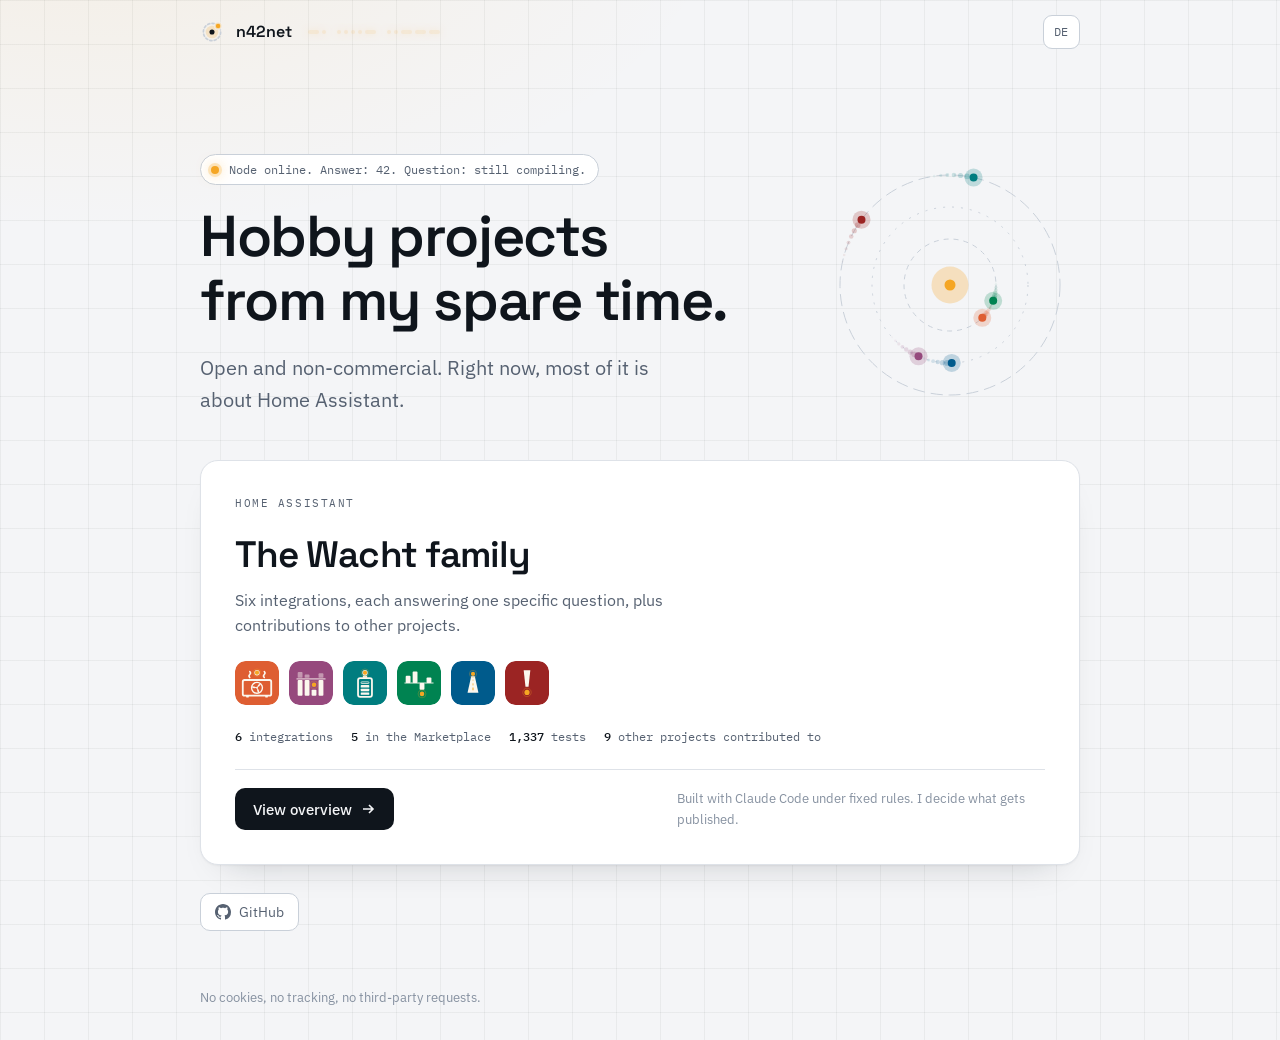
<file: index.html>
<!doctype html>
<html lang="de">
<head>
<meta charset="utf-8">
<meta name="viewport" content="width=device-width, initial-scale=1, viewport-fit=cover">
<title>n42net</title>
<meta name="description" content="Hobbyprojekte aus meiner Freizeit, offen und nicht kommerziell. Derzeit dreht sich das meiste um Home Assistant.">
<meta property="og:title" content="n42net">
<meta property="og:description" content="Hobbyprojekte aus meiner Freizeit, offen und nicht kommerziell. Derzeit dreht sich das meiste um Home Assistant.">
<link rel="alternate" hreflang="de" href="https://n42net.github.io/?lang=de">
<link rel="alternate" hreflang="en" href="https://n42net.github.io/?lang=en">
<link rel="icon" href="favicon.svg" type="image/svg+xml">
<link rel="stylesheet" href="fonts/fonts.css">
<script>
  // Alte Links auf Abschnitte der Übersicht (vor dem Umzug nach /home-assistant/) dorthin weiterleiten
  (() => {
    const old = ['top', 'wachten', 'gleisplan', 'steckbrief', 'bauplan', 'werkstatt', 'lebensweg', 'zahlen', 'mitarbeit',
      'waermewacht', 'tarifwacht', 'speicherwacht', 'einspeisewacht', 'streckenwacht', 'eilwacht'];
    if (old.includes(location.hash.slice(1))) location.replace('home-assistant/' + location.search + location.hash);
  })();
</script>
<style>
/* Startseite: knapp und ruhig, gleiche Farben und Schriften wie die Übersicht unter /home-assistant/. */
:root {
  --bg: #0B0F14; --surface: #131922; --raised: #19202A; --line: #222B37; --line-2: #2E3946;
  --fg: #E6E9ED; --muted: #8C96A4; --dim: #5D6775; --amber: #F5A623;
  --grid: rgba(255, 255, 255, 0.035);
  --shadow: 0 1px 0 rgba(255,255,255,.03) inset, 0 20px 40px -24px rgba(0,0,0,.7);
  --tile-sw: #005B8C; --tile-ew: #9B2423; --tile-esw: #008351; --tile-tw: #96497D; --tile-ww: #DE5E32; --tile-spw: #007D7F;
  --font-display: "Space Grotesk", "Segoe UI", system-ui, sans-serif;
  --font-body: "IBM Plex Sans", "Segoe UI", system-ui, sans-serif;
  --font-mono: "IBM Plex Mono", ui-monospace, "Cascadia Mono", Consolas, monospace;
  color-scheme: dark;
}
@media (prefers-color-scheme: light) {
  :root:not([data-theme="dark"]) {
    --bg: #F4F5F7; --surface: #FFFFFF; --raised: #F7F8FA; --line: #DEE2E8; --line-2: #C9D0D9;
    --fg: #0F151C; --muted: #566171; --dim: #8691A0; --grid: rgba(15, 21, 28, 0.05);
    --shadow: 0 1px 2px rgba(15,21,28,.04), 0 18px 36px -26px rgba(15,21,28,.28);
    color-scheme: light;
  }
}
:root[data-theme="light"] {
  --bg: #F4F5F7; --surface: #FFFFFF; --raised: #F7F8FA; --line: #DEE2E8; --line-2: #C9D0D9;
  --fg: #0F151C; --muted: #566171; --dim: #8691A0; --grid: rgba(15, 21, 28, 0.05);
  --shadow: 0 1px 2px rgba(15,21,28,.04), 0 18px 36px -26px rgba(15,21,28,.28);
  color-scheme: light;
}
* { box-sizing: border-box; }
body {
  margin: 0; min-height: 100svh; display: flex; flex-direction: column;
  background: radial-gradient(900px 480px at 8% -10%, color-mix(in srgb, var(--amber) 9%, transparent), transparent 70%),
    linear-gradient(var(--grid) 1px, transparent 1px) 0 0 / 44px 44px, linear-gradient(90deg, var(--grid) 1px, transparent 1px) 0 0 / 44px 44px, var(--bg);
  color: var(--fg); font-family: var(--font-body); font-size: 16px; line-height: 1.6; -webkit-font-smoothing: antialiased;
}
a { color: inherit; text-decoration: none; }
a:focus-visible { outline: 2px solid var(--amber); outline-offset: 3px; border-radius: 6px; }
h1, h2 { font-family: var(--font-display); margin: 0; line-height: 1.1; font-weight: 600; letter-spacing: -0.025em; text-wrap: balance; }
p { margin: 0; }
.gutter { padding-left: max(20px, env(safe-area-inset-left, 0px)); padding-right: max(20px, env(safe-area-inset-right, 0px)); }
.wrap { max-width: 880px; margin: 0 auto; width: 100%; }
.label { font-family: var(--font-mono); font-size: 0.7rem; letter-spacing: 0.14em; text-transform: uppercase; color: var(--muted); }
.mark { width: 24px; height: 24px; flex: none; display: block; }
.beacon { width: 8px; height: 8px; border-radius: 50%; background: var(--amber); box-shadow: 0 0 0 3px color-mix(in srgb, var(--amber) 25%, transparent), 0 0 14px color-mix(in srgb, var(--amber) 70%, transparent); flex: none; animation: pulse 2.4s ease-in-out infinite; }
@keyframes pulse { 50% { box-shadow: 0 0 0 6px color-mix(in srgb, var(--amber) 0%, transparent), 0 0 18px color-mix(in srgb, var(--amber) 90%, transparent); } }

.bar .wrap { display: flex; align-items: center; height: 64px; }
.brand { display: flex; align-items: center; gap: 12px; font-family: var(--font-display); font-weight: 600; }
.lang { margin-left: auto; height: 34px; padding: 0 10px; display: grid; place-items: center; border-radius: 9px; border: 1px solid var(--line-2); background: var(--surface); color: var(--muted); font-family: var(--font-mono); font-size: 0.74rem; letter-spacing: .06em; }
.lang:hover { color: var(--fg); }

main { flex: 1; }
.hero { padding-block: clamp(48px, 10vh, 104px) 44px; display: grid; grid-template-columns: minmax(0, 1fr) 260px; align-items: center; gap: 32px; }
.hero-copy { display: flex; flex-direction: column; gap: 20px; }
#orbit { width: 260px; height: 260px; display: block; }
.morse { display: inline-flex; align-items: center; gap: 3px; margin-left: 4px; }
.morse i { height: 4px; border-radius: 2px; background: var(--amber); box-shadow: 0 0 6px var(--amber); opacity: .12; transition: opacity .05s; }
.morse i.dot { width: 4px; } .morse i.dash { width: 11px; } .morse i.on { opacity: 1; }
@media (max-width: 720px) { .hero { grid-template-columns: minmax(0, 1fr); } #orbit { display: none; } }
.hero h1 { font-size: clamp(2.2rem, 6vw, 3.6rem); }
.hero .lede { font-size: clamp(1.05rem, 2vw, 1.25rem); color: var(--muted); max-width: 40ch; }
.bio { display: inline-flex; align-items: center; gap: 10px; align-self: flex-start; font-family: var(--font-mono); font-size: 0.76rem; color: var(--muted); border: 1px solid var(--line-2); border-radius: 999px; padding: 5px 12px 5px 10px; background: var(--surface); }

.card { position: relative; display: grid; gap: 22px; padding: clamp(22px, 4vw, 34px); border-radius: 18px; border: 1px solid var(--line); background: var(--surface); box-shadow: var(--shadow); overflow: hidden; transition: border-color .2s, transform .2s; }
.card::before { content: ""; position: absolute; inset: 0; pointer-events: none; background: radial-gradient(420px circle at var(--mx, 50%) var(--my, 0%), color-mix(in srgb, var(--amber) 8%, transparent), transparent 60%); opacity: 0; transition: opacity .25s; }
.card:hover { border-color: var(--line-2); transform: translateY(-2px); }
.card:hover::before { opacity: 1; }
.card h2 { font-size: clamp(1.7rem, 4vw, 2.3rem); }
.card .text { color: var(--muted); max-width: 52ch; }
.icons { display: flex; flex-wrap: wrap; gap: 10px; }
.icons img { width: 44px; height: 44px; border-radius: 11px; display: block; }
.stats { font-family: var(--font-mono); font-size: 0.78rem; color: var(--muted); display: flex; flex-wrap: wrap; gap: 6px 18px; }
.stats b { color: var(--fg); font-weight: 500; }
.foot { display: flex; flex-wrap: wrap; align-items: center; justify-content: space-between; gap: 14px; padding-top: 18px; border-top: 1px solid var(--line); }
.cta { display: inline-flex; align-items: center; gap: 8px; height: 42px; padding: 0 18px; border-radius: 10px; background: var(--fg); color: var(--bg); font-weight: 500; font-size: 0.95rem; }
.cta svg { width: 16px; height: 16px; transition: transform .2s; }
.card:hover .cta svg { transform: translateX(3px); }
.note { font-size: 0.82rem; color: var(--dim); max-width: 46ch; }
.links { display: flex; gap: 10px; padding-block: 28px 0; }
.links a { display: inline-flex; align-items: center; gap: 8px; height: 38px; padding: 0 14px; border-radius: 10px; border: 1px solid var(--line-2); background: var(--surface); color: var(--muted); font-size: 0.9rem; }
.links a:hover { color: var(--fg); }
.links svg { width: 16px; height: 16px; }

footer .wrap { padding-block: 56px 32px; font-size: 0.82rem; color: var(--dim); }
@media (prefers-reduced-motion: reduce) { *, *::before { transition: none !important; animation: none !important; } }
</style>
</head>
<body>

<header class="bar gutter">
  <div class="wrap">
    <a class="brand" href="./"><svg class="mark" viewBox="0 0 32 32" aria-hidden="true"><circle cx="16" cy="16" r="8.4" style="fill:var(--amber);opacity:.2"/><circle cx="16" cy="16" r="11.5" pathLength="12" style="fill:none;stroke:var(--line-2);stroke-width:2.2;stroke-linecap:round;stroke-dasharray:.5 .5"/><circle cx="16" cy="16" r="3.4" style="fill:var(--fg)"/><circle cx="24.1" cy="7.9" r="5.2" style="fill:var(--bg)"/><circle cx="24.1" cy="7.9" r="4.6" style="fill:var(--amber);opacity:.28"/><circle cx="24.1" cy="7.9" r="3" style="fill:var(--amber)"/></svg>n42net<span class="morse" id="morse" aria-hidden="true" title="n42"></span></a>
    <a class="lang" id="lang" href="?lang=en" hreflang="en" lang="en" title="English">EN</a>
  </div>
</header>

<main class="gutter">
  <div class="wrap">
    <section class="hero">
      <div class="hero-copy">
        <span class="bio" lang="en"><span class="beacon"></span>Node online. Answer: 42. Question: still compiling.</span>
        <h1 data-t="h1">Hobbyprojekte aus meiner Freizeit.</h1>
        <p class="lede" data-t="lede">Offen und nicht kommerziell. Derzeit dreht sich das meiste um Home Assistant.</p>
      </div>
      <canvas id="orbit" width="260" height="260" aria-hidden="true"></canvas>
    </section>

    <a class="card" id="card" href="home-assistant/">
      <div class="label">Home Assistant</div>
      <div style="display:grid;gap:12px">
        <h2 data-t="family">Die Wacht-Familie</h2>
        <p class="text" data-t="text">Sechs Integrationen, die jeweils eine konkrete Frage beantworten, dazu Beiträge zu anderen Projekten.</p>
      </div>
      <div class="icons" id="icons"></div>
      <div class="stats" id="stats"></div>
      <div class="foot">
        <span class="cta"><span data-t="cta">Zur Übersicht</span><svg viewBox="0 0 16 16" fill="none" stroke="currentColor" stroke-width="1.6" aria-hidden="true"><path d="M3 8h10M9 4l4 4-4 4"/></svg></span>
        <span class="note" data-t="note">Gebaut mit Claude Code unter festen Regeln. Was veröffentlicht wird, entscheide ich.</span>
      </div>
    </a>

    <div class="links">
      <a href="https://github.com/n42net"><svg viewBox="0 0 16 16" fill="currentColor" aria-hidden="true"><path d="M8 0C3.58 0 0 3.58 0 8c0 3.54 2.29 6.53 5.47 7.59.4.07.55-.17.55-.38 0-.19-.01-.82-.01-1.49-2.01.37-2.53-.49-2.69-.94-.09-.23-.48-.94-.82-1.13-.28-.15-.68-.52-.01-.53.63-.01 1.08.58 1.23.82.72 1.21 1.87.87 2.33.66.07-.52.28-.87.51-1.07-1.78-.2-3.64-.89-3.64-3.95 0-.87.31-1.59.82-2.15-.08-.2-.36-1.02.08-2.12 0 0 .67-.21 2.2.82.64-.18 1.32-.27 2-.27.68 0 1.36.09 2 .27 1.53-1.04 2.2-.82 2.2-.82.44 1.1.16 1.92.08 2.12.51.56.82 1.27.82 2.15 0 3.07-1.87 3.75-3.65 3.95.29.25.54.73.54 1.48 0 1.07-.01 1.93-.01 2.2 0 .21.15.46.55.38A8.013 8.013 0 0016 8c0-4.42-3.58-8-8-8z"/></svg>GitHub</a>
    </div>
  </div>
</main>

<footer class="gutter">
  <div class="wrap" data-t="footer">Keine Cookies, kein Tracking, keine Anfragen an Dritte.</div>
</footer>

<script src="home-assistant/data.js"></script>
<script>
(() => {
  const q = new URLSearchParams(location.search).get('lang');
  const LANG = q === 'de' || q === 'en' ? q : /^de\b/i.test(navigator.language || '') ? 'de' : 'en';
  const L = (d, e) => LANG === 'en' ? e : d;
  const EN = {
    h1: 'Hobby projects from my spare time.',
    lede: 'Open and non-commercial. Right now, most of it is about Home Assistant.',
    family: 'The Wacht family',
    text: 'Six integrations, each answering one specific question, plus contributions to other projects.',
    cta: 'View overview',
    note: 'Built with Claude Code under fixed rules. I decide what gets published.',
    footer: 'No cookies, no tracking, no third-party requests.'
  };
  if (LANG === 'en') {
    document.documentElement.lang = 'en';
    document.querySelector('meta[name="description"]').content = 'Hobby projects from my spare time, open and non-commercial. Right now, most of it is about Home Assistant.';
    document.querySelectorAll('[data-t]').forEach(el => { el.textContent = EN[el.dataset.t]; });
  }
  const other = L('en', 'de');
  Object.assign(document.getElementById('lang'), { textContent: other.toUpperCase(), href: `?lang=${other}`, hreflang: other, lang: other, title: L('English', 'Deutsch') });
  document.getElementById('card').href = `home-assistant/?lang=${LANG}`;

  // gleiche Reihenfolge wie auf der Übersicht: Energie, dann unterwegs
  const ORDER = [['waermewacht', 'ww', 'Wärmewacht'], ['tarifwacht', 'tw', 'Tarifwacht'], ['speicherwacht', 'spw', 'Speicherwacht'],
    ['einspeisewacht', 'esw', 'Einspeisewacht'], ['streckenwacht', 'sw', 'Streckenwacht'], ['eilwacht', 'ew', 'Eilwacht']];
  document.getElementById('icons').innerHTML = ORDER.map(([n, , t]) => `<img src="home-assistant/icons/${n}.svg" alt="${t}" title="${t}" width="44" height="44">`).join('');

  const D = window.WACHT_DATA || { wachten: [] };
  const fmt = n => Number(n).toLocaleString(L('de-DE', 'en-US'));
  const sum = key => D.wachten.reduce((a, w) => a + (w[key] || 0), 0);
  const inHacs = D.wachten.filter(w => w.hacs && w.hacs.state === 'default').length;
  const ties = (D.contributions || []).filter(x => x.merged || x.open).length;
  if (D.wachten.length) document.getElementById('stats').innerHTML = [
    [D.wachten.length, L('Integrationen', 'integrations')],
    [inHacs, L('im Marketplace', 'in the Marketplace')],
    [fmt(sum('test_functions')), L('Tests', 'tests')],
    [ties, L('weitere Projekte mit Beiträgen', 'other projects contributed to')]
  ].map(([b, s]) => `<span><b>${b}</b> ${s}</span>`).join('');

  // Orbit: die sechs Wachten kreisen in ihren Markenfarben um einen Knoten (Motiv von n42.net)
  const reduced = matchMedia('(prefers-reduced-motion: reduce)').matches;
  const cv = document.getElementById('orbit'), g = cv.getContext('2d'), dpr = Math.min(devicePixelRatio || 1, 2), S = 260, C = S / 2;
  cv.width = cv.height = S * dpr; cv.style.width = cv.style.height = S + 'px';
  const css = v => getComputedStyle(document.documentElement).getPropertyValue(v).trim();
  const RINGS = [{ r: 46, speed: 0.010, dash: [5, 5] }, { r: 78, speed: -0.006, dash: [2, 7] }, { r: 110, speed: 0.0035, dash: [12, 6] }];
  const ORBS = ORDER.map(([, k], i) => ({ k, ring: RINGS[i % 3], a: i * 1.9 + Math.random() }));
  let tick = 0, shown = true;
  new IntersectionObserver(es => { shown = es[0].isIntersecting; }).observe(cv);
  function orbit() {
    if (shown && !document.hidden) {
      g.setTransform(dpr, 0, 0, dpr, 0, 0); g.clearRect(0, 0, S, S);
      const line = css('--line-2'), amber = css('--amber');
      RINGS.forEach(r => { g.setLineDash(r.dash); g.strokeStyle = line; g.lineWidth = 1; g.beginPath(); g.arc(C, C, r.r, 0, Math.PI * 2); g.stroke(); });
      g.setLineDash([]);
      ORBS.forEach(o => {
        const col = css('--tile-' + o.k), a = o.a + tick * o.ring.speed;
        for (let i = 1; i <= 7; i++) { // Schweif
          const ta = a - Math.sign(o.ring.speed) * i * 0.06;
          g.globalAlpha = (1 - i / 8) * 0.28; g.fillStyle = col; g.beginPath(); g.arc(C + Math.cos(ta) * o.ring.r, C + Math.sin(ta) * o.ring.r, 3.2 * (1 - i / 10), 0, Math.PI * 2); g.fill();
        }
        const x = C + Math.cos(a) * o.ring.r, y = C + Math.sin(a) * o.ring.r;
        g.globalAlpha = 0.22; g.beginPath(); g.arc(x, y, 9, 0, Math.PI * 2); g.fill();
        g.globalAlpha = 1; g.beginPath(); g.arc(x, y, 4, 0, Math.PI * 2); g.fill();
      });
      const p = 0.5 + 0.5 * Math.sin(tick / 26); // Knoten in der Mitte
      g.fillStyle = amber; g.globalAlpha = 0.16 + 0.14 * p; g.beginPath(); g.arc(C, C, 14 + 6 * p, 0, Math.PI * 2); g.fill();
      g.globalAlpha = 1; g.beginPath(); g.arc(C, C, 5.5, 0, Math.PI * 2); g.fill();
      tick++;
    }
    if (!reduced) requestAnimationFrame(orbit);
  }
  orbit();

  // Morse „n42“ neben der Marke: -. ....- ..---
  const MORSE = ['-.', '....-', '..---'], morse = document.getElementById('morse');
  const units = [];
  MORSE.forEach((letter, li) => { [...letter].forEach(ch => { const i = document.createElement('i'); i.className = ch === '-' ? 'dash' : 'dot'; morse.appendChild(i); units.push(i); });
    if (li < MORSE.length - 1) { const sp = document.createElement('span'); sp.style.width = '5px'; morse.appendChild(sp); } });
  if (!reduced) {
    const DIT = 110, seq = MORSE.join(' ');
    const play = () => {
      let t = 0, u = 0;
      [...seq].forEach(ch => {
        if (ch === ' ') { t += DIT * 2; return; }
        const el = units[u++], dur = ch === '-' ? DIT * 3 : DIT;
        setTimeout(() => el.classList.add('on'), t); setTimeout(() => el.classList.remove('on'), t + dur);
        t += dur + DIT;
      });
      setTimeout(play, t + 5000);
    };
    setTimeout(play, 1500);
  }
  console.log('%cn42 // 0x2A', 'color:#F5A623;font:600 14px monospace', 'The answer is 42. The question is still compiling.');

  const card = document.getElementById('card');
  card.addEventListener('pointermove', e => { const r = card.getBoundingClientRect(); card.style.setProperty('--mx', `${e.clientX - r.left}px`); card.style.setProperty('--my', `${e.clientY - r.top}px`); });
})();
</script>
</body>
</html>
</file>
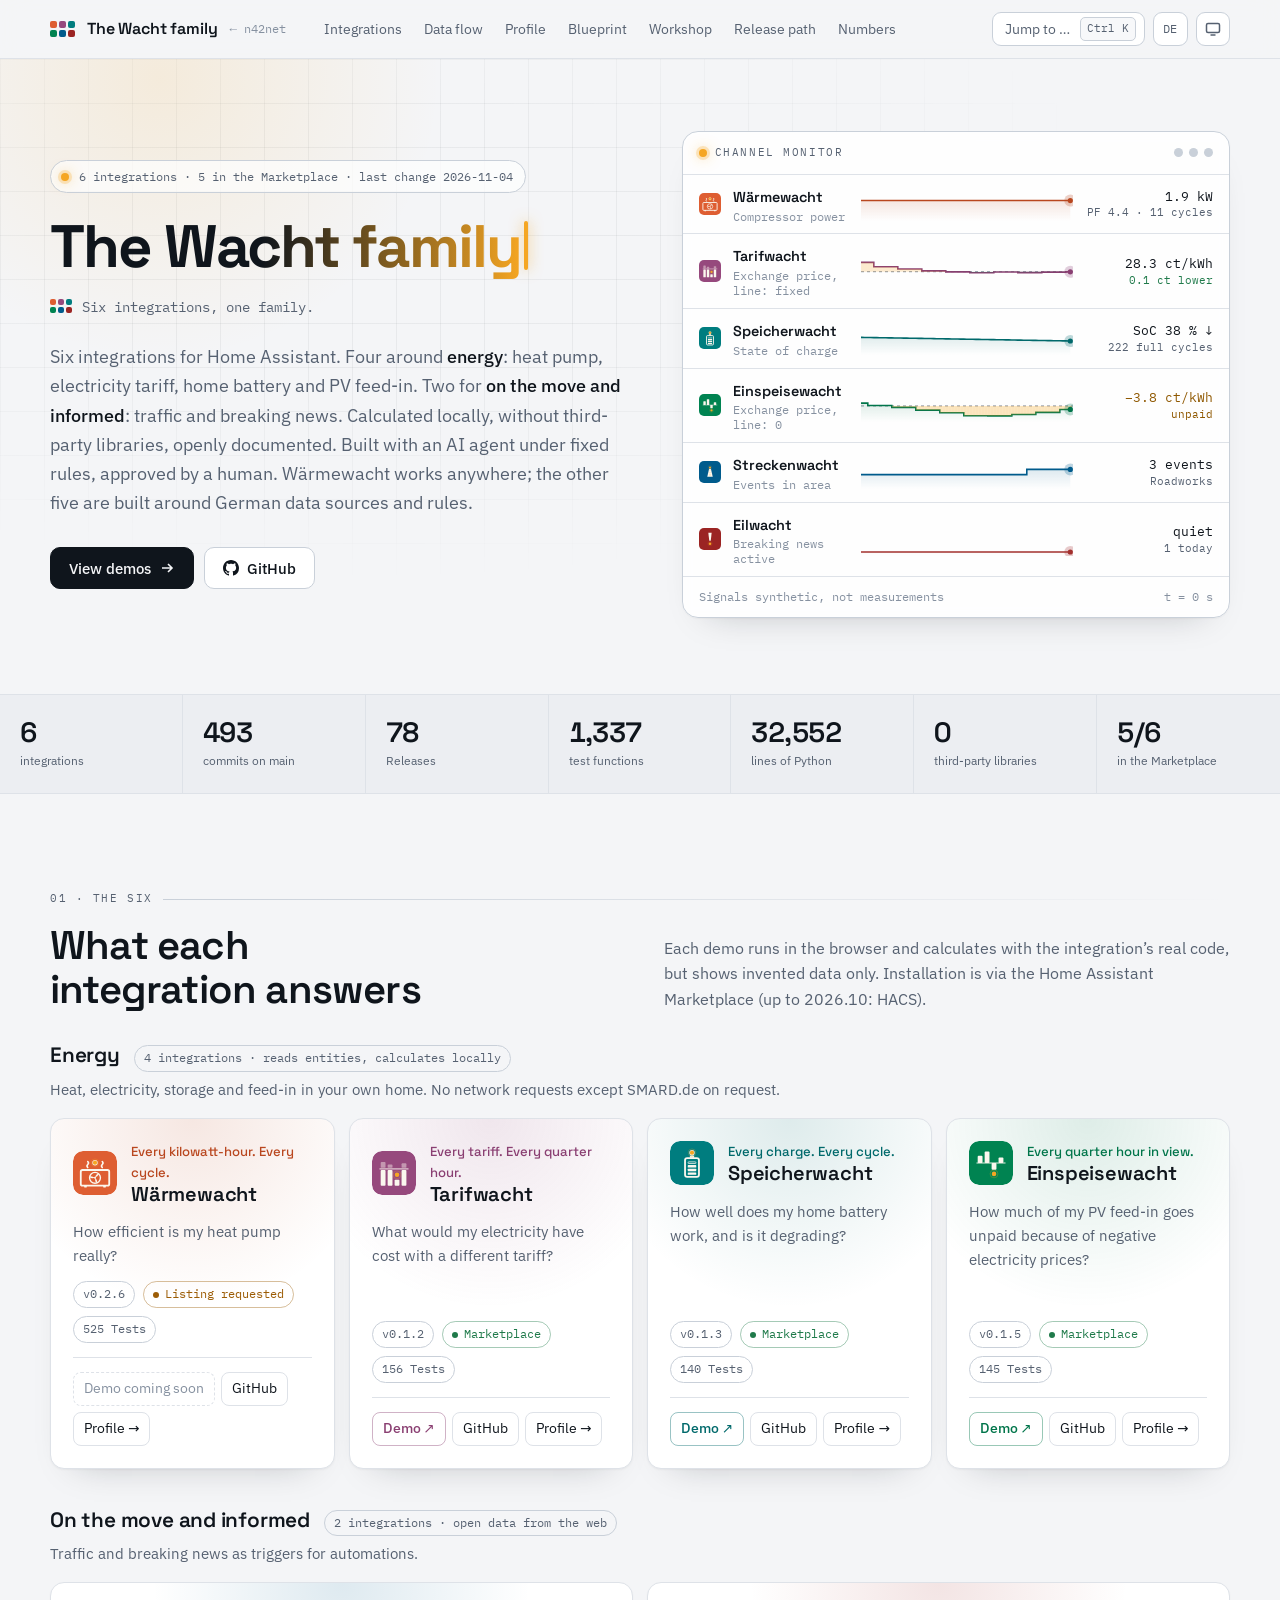
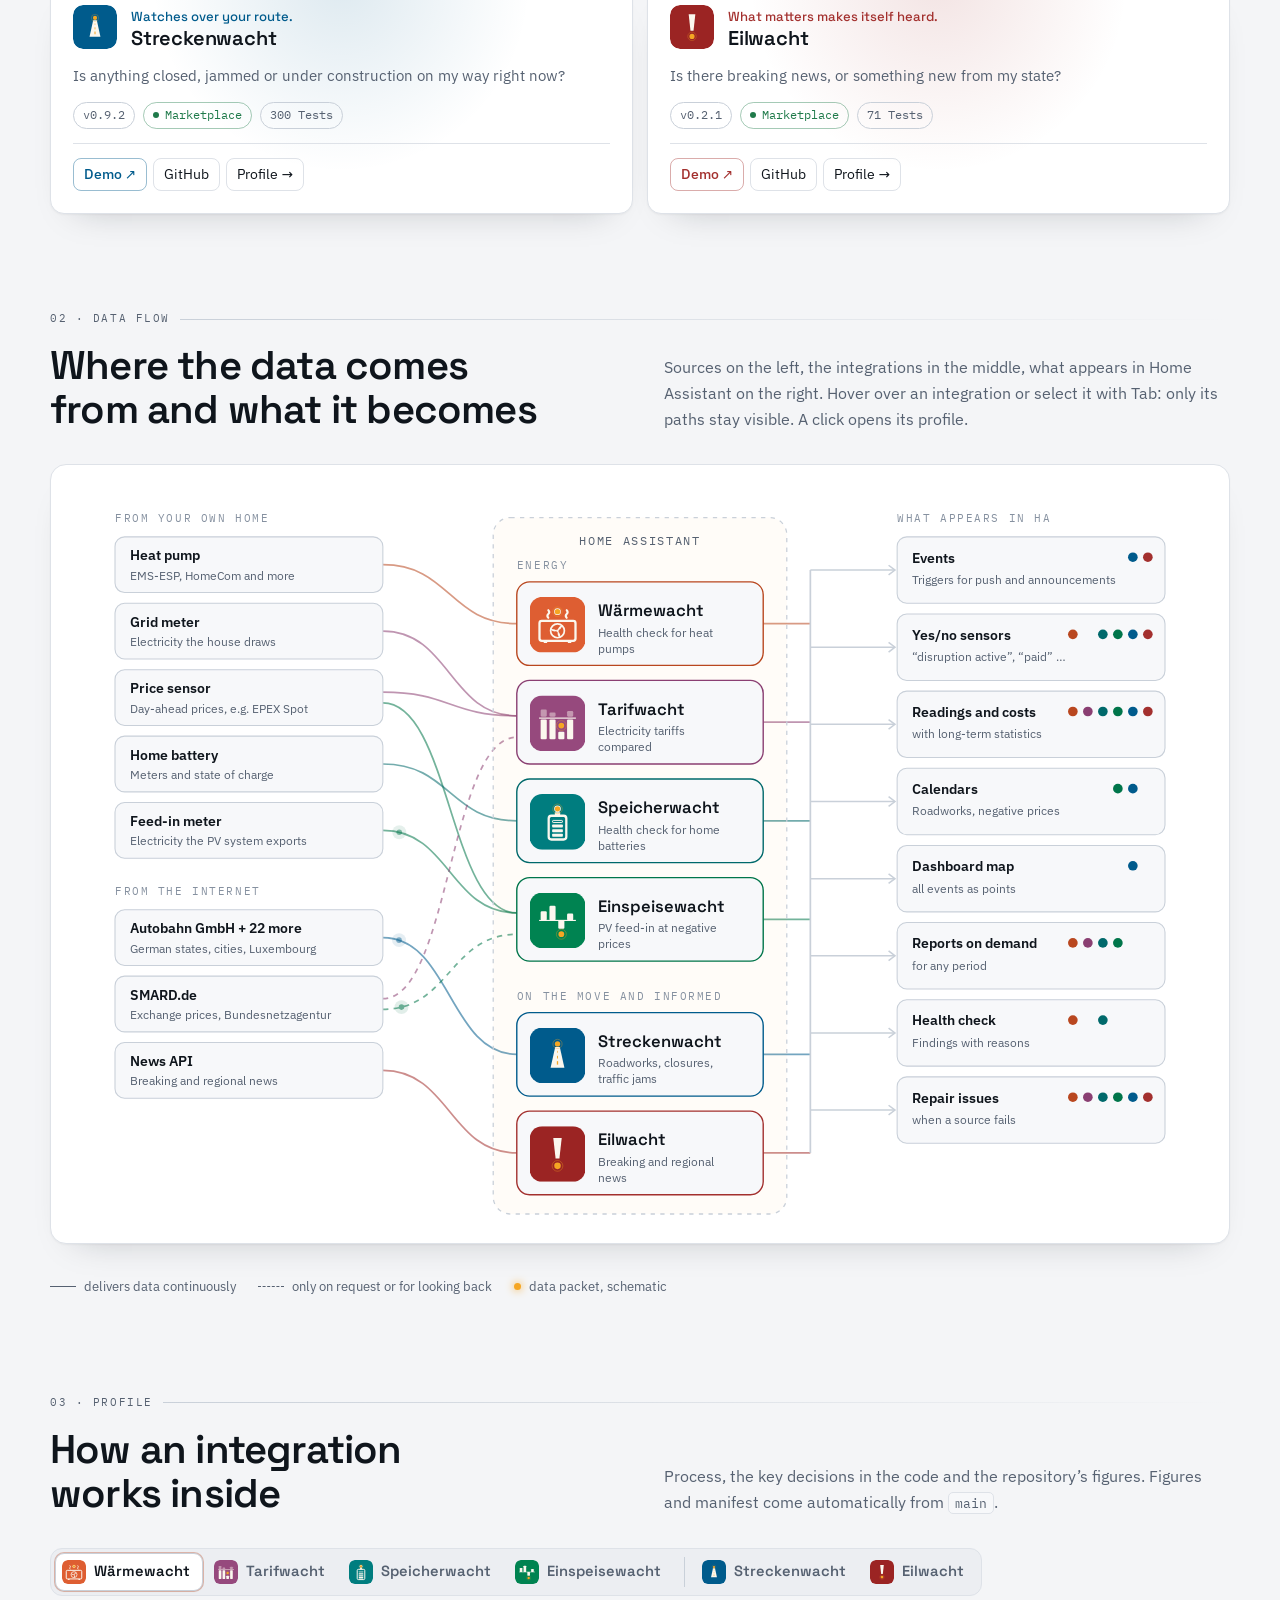
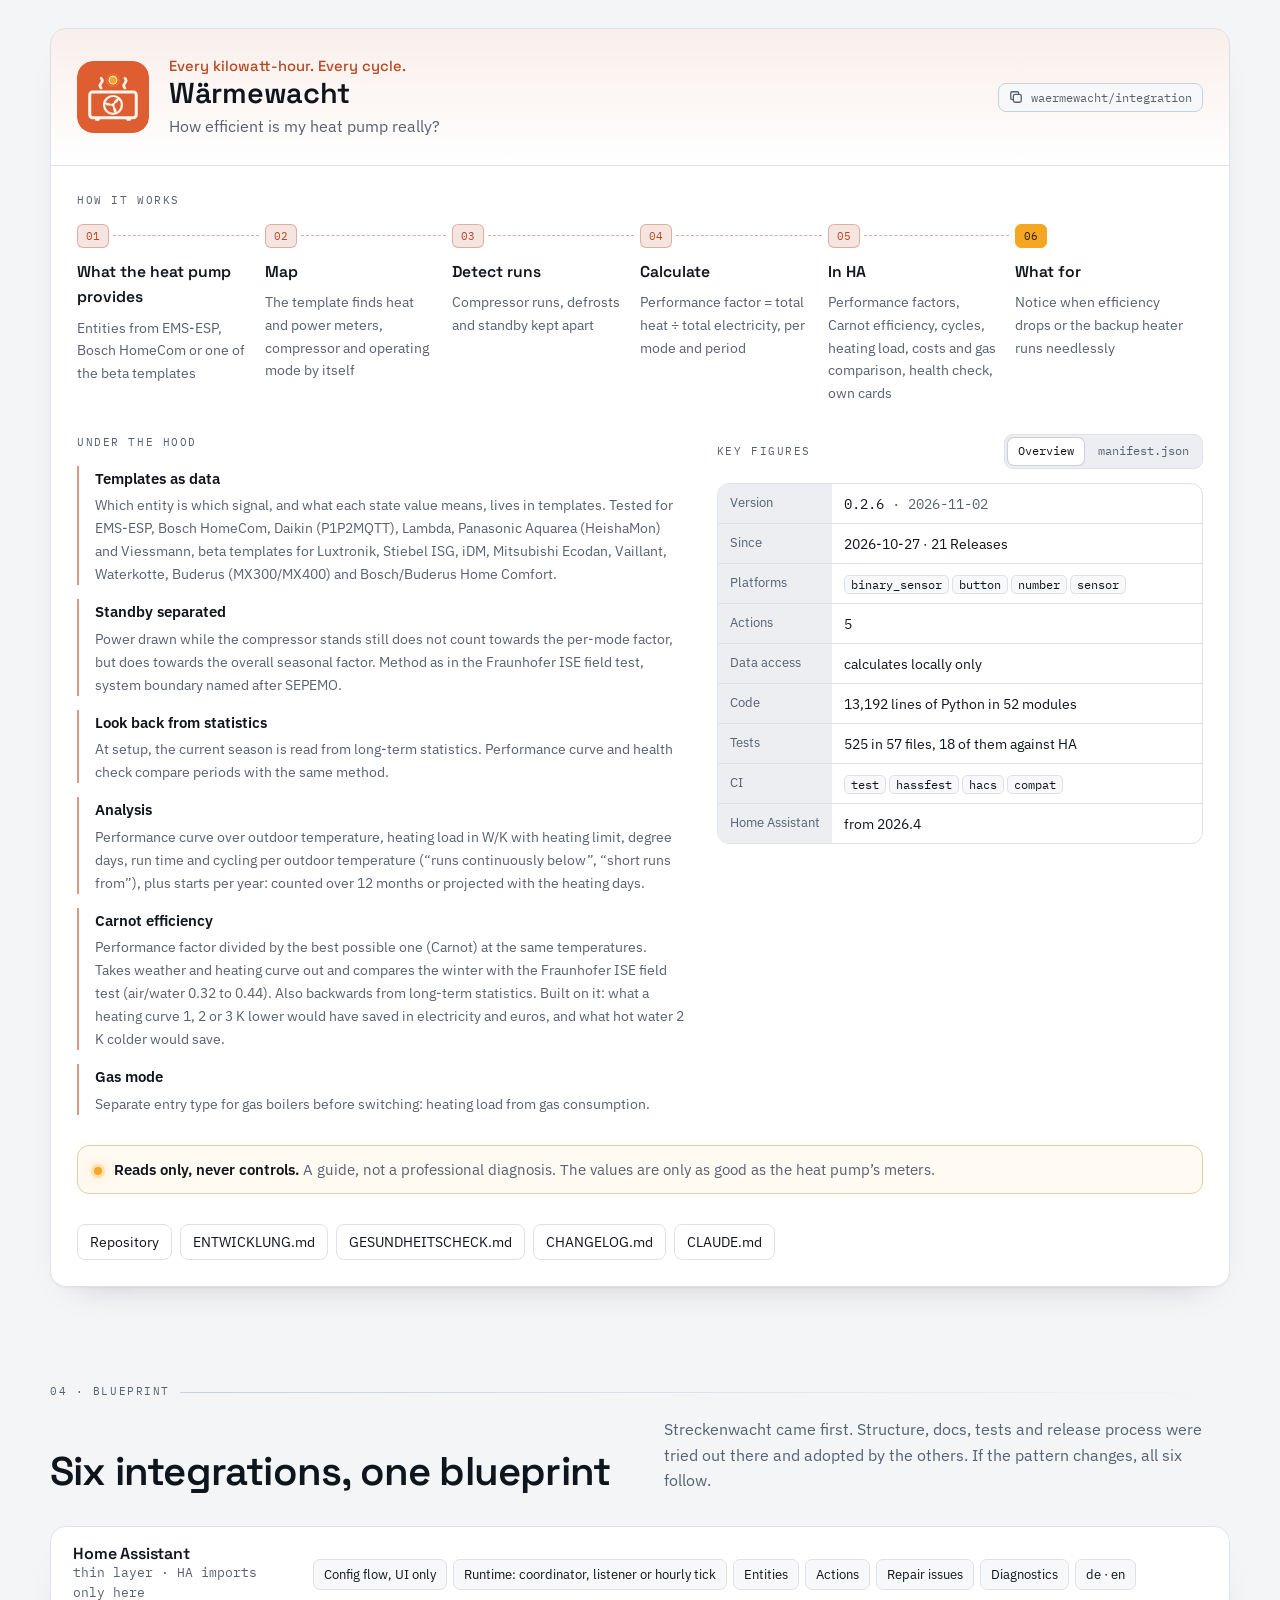
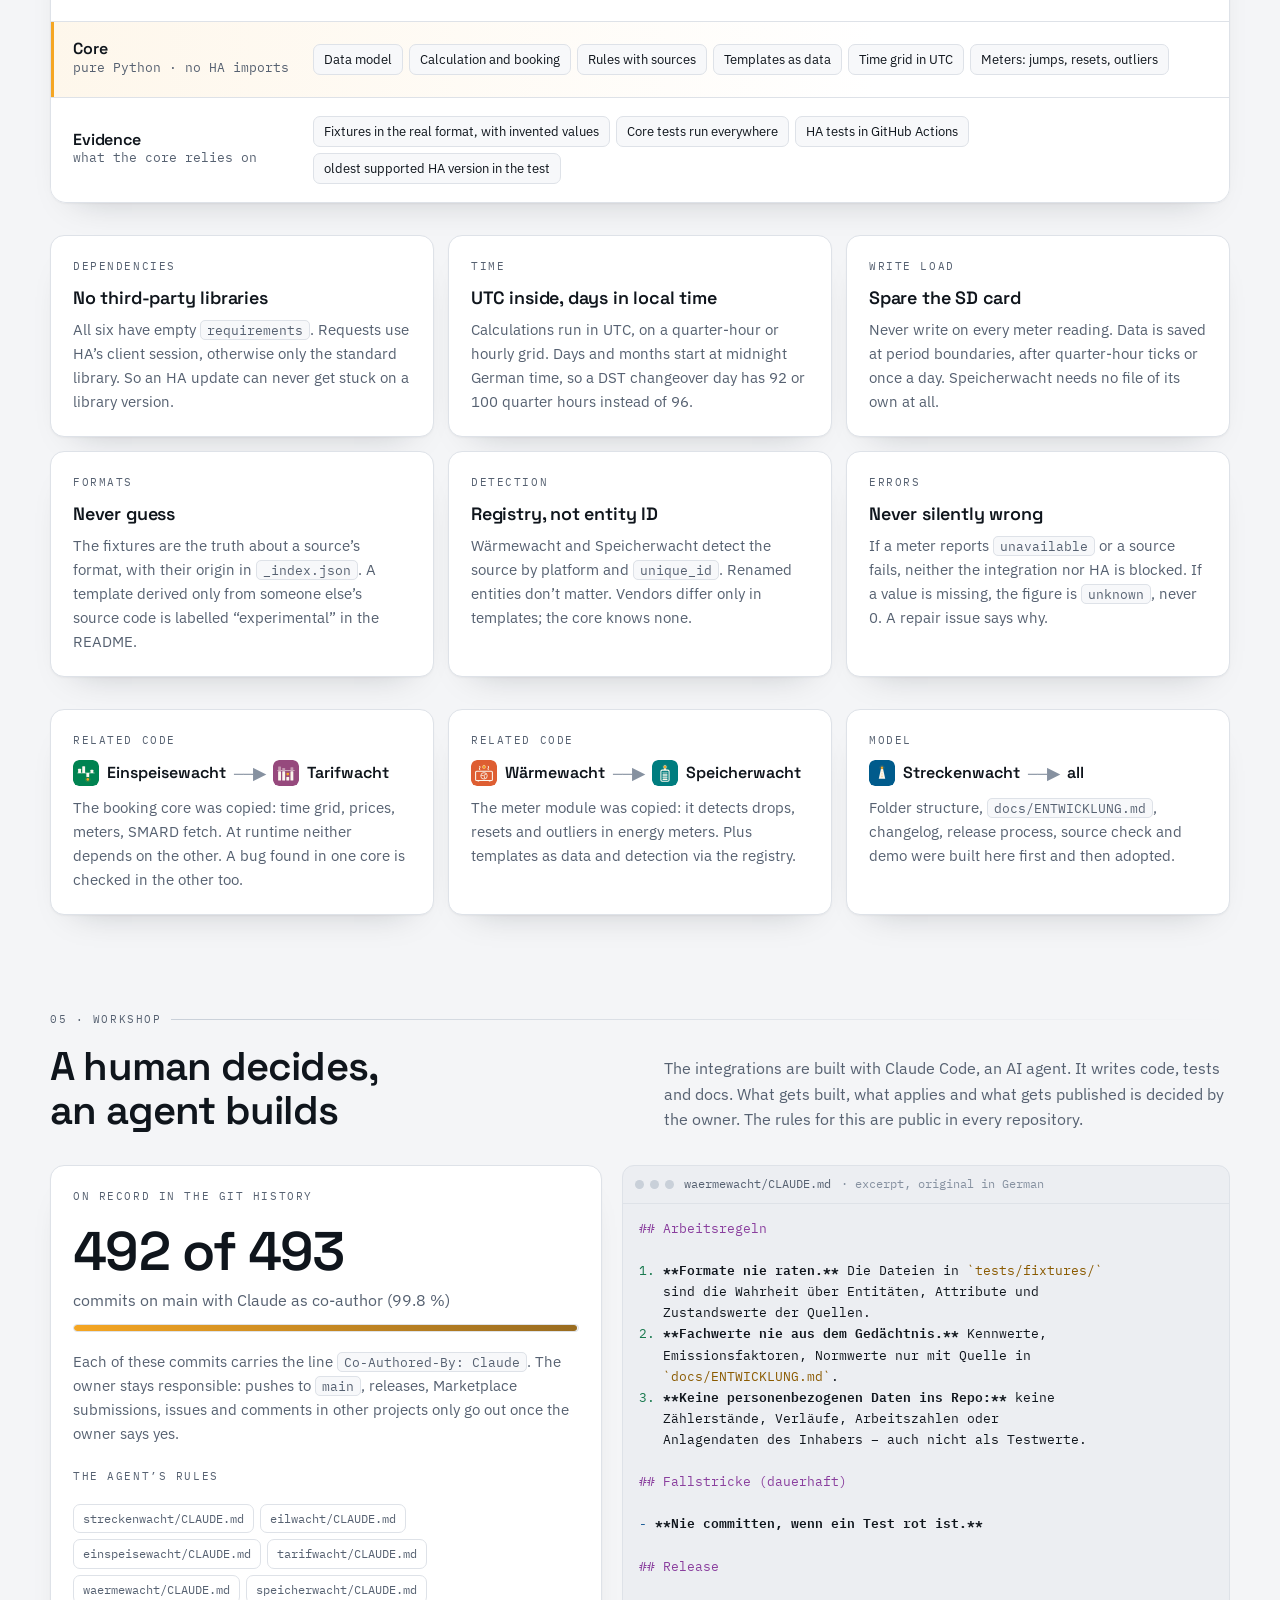
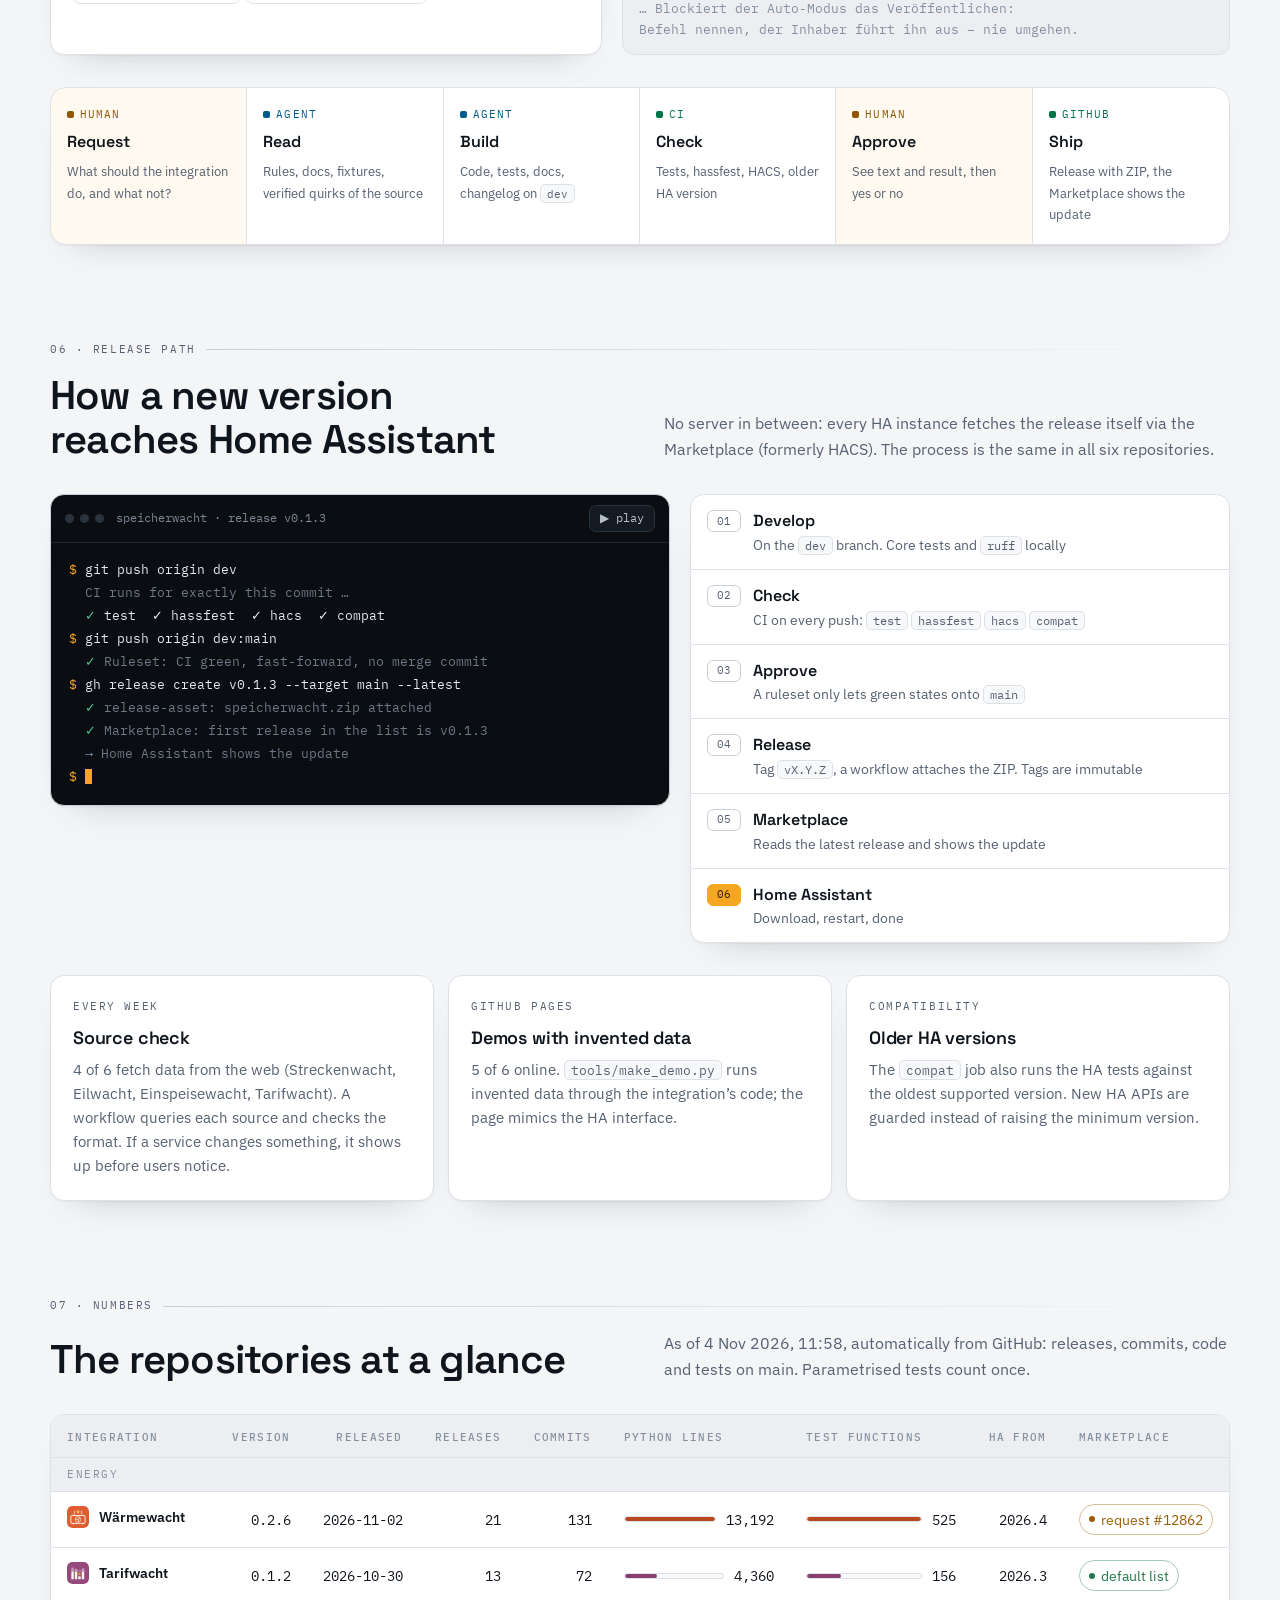
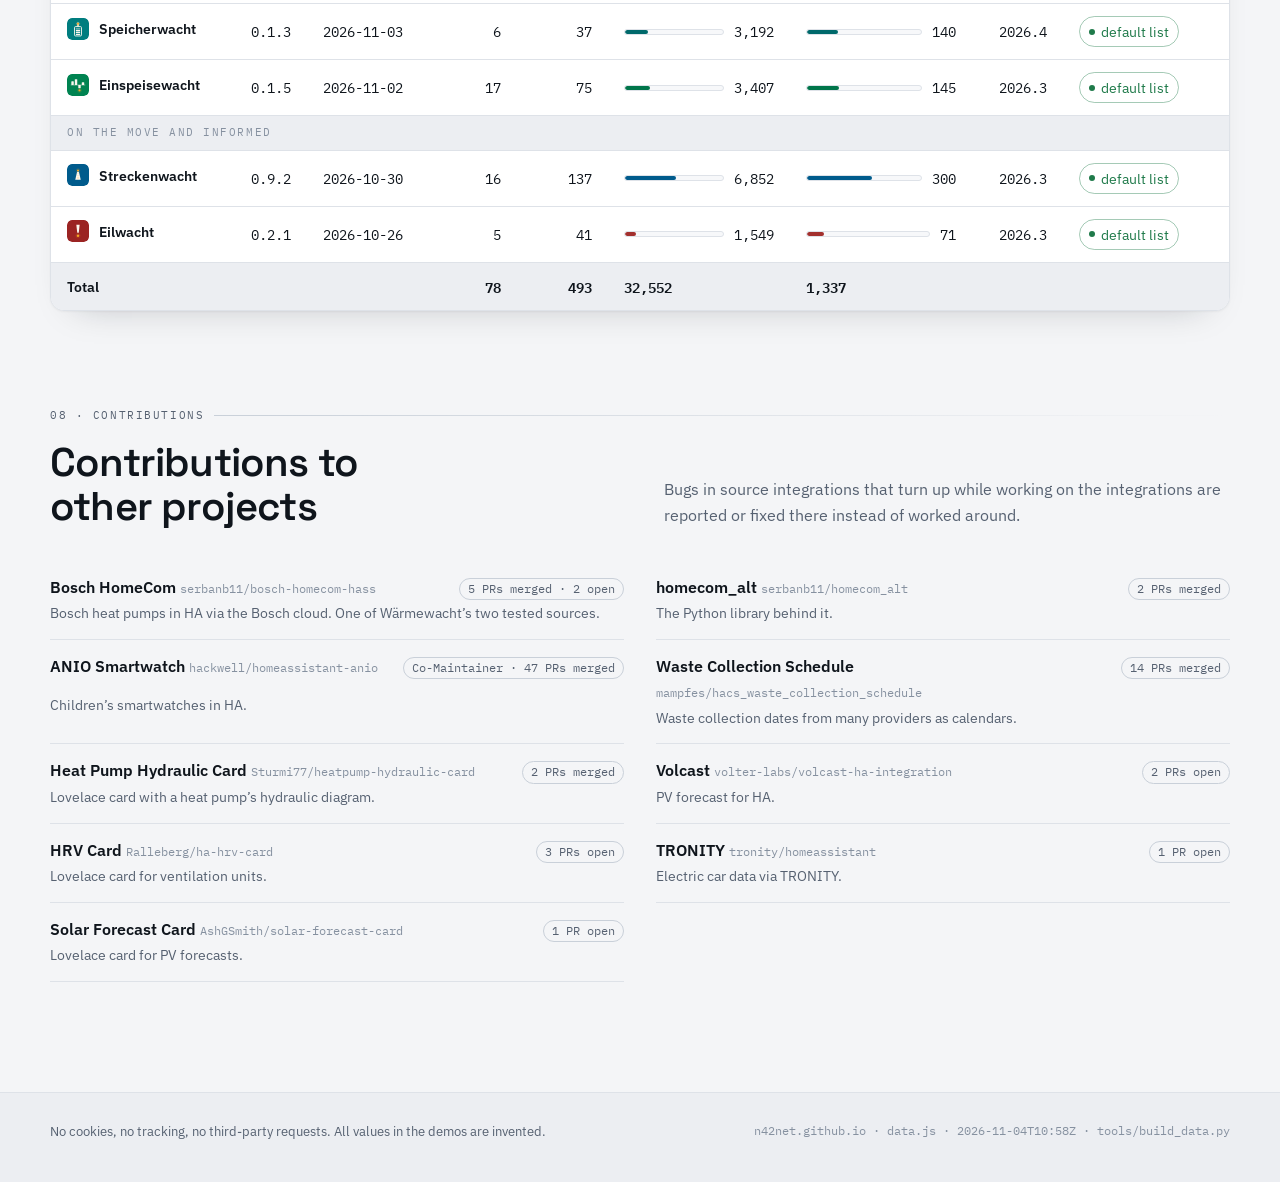
<file: home-assistant/index.html>
<!doctype html>
<html lang="de">
<head>
<meta charset="utf-8">
<meta name="viewport" content="width=device-width, initial-scale=1, viewport-fit=cover">
<title>Die Wacht-Familie</title>
<meta name="claude:viewport-fit-sides" content="cover">
<meta name="description" content="Sechs Home-Assistant-Integrationen: was sie tun, wie sie gebaut sind und was sie gemeinsam haben.">
<meta property="og:title" content="Die Wacht-Familie">
<meta property="og:description" content="Sechs Home-Assistant-Integrationen: was sie tun, wie sie gebaut sind und was sie gemeinsam haben.">
<link rel="alternate" hreflang="de" href="https://n42net.github.io/home-assistant/?lang=de">
<link rel="alternate" hreflang="en" href="https://n42net.github.io/home-assistant/?lang=en">
<link rel="icon" href="favicon.svg" type="image/svg+xml">
<link rel="stylesheet" href="../fonts/fonts.css">
<style>
/* Layout: Leitstand. Oben Statusleiste und Kanal-Monitor, darunter Gleisplan mit laufenden Datenpaketen, Steckbrief mit manifest-Ansicht, Bauplan, Werkstatt (Mensch + Agent), Lebensweg als Terminal, Zahlen. Dunkel zuerst, hell als Gegenstück. */
:root {
  --bg: #0B0F14;
  --bg-2: #0F141B;
  --surface: #131922;
  --raised: #19202A;
  --line: #222B37;
  --line-2: #2E3946;
  --fg: #E6E9ED;
  --muted: #8C96A4;
  --dim: #5D6775;
  --amber: #F5A623;
  --amber-ink: #F5B94A;
  --ok: #4CC38A;
  --warn: #F0B24A;
  --grid: rgba(255, 255, 255, 0.035);
  --glass: rgba(11, 15, 20, 0.72);
  --shadow: 0 1px 0 rgba(255,255,255,.03) inset, 0 20px 40px -24px rgba(0,0,0,.7);
  --code-key: #8CC2F0; --code-str: #E8C07D; --code-kw: #D19FE0; --code-num: #7FD6B4; --code-dim: #6B7584;
  /* Kachelfarben wie in den Marken, fest */
  --tile-sw: #005B8C; --tile-ew: #9B2423; --tile-esw: #008351; --tile-tw: #96497D; --tile-ww: #DE5E32; --tile-spw: #007D7F;
  /* Linien und Schrift je Wacht */
  --sw: #5AAEDC; --ew: #EF7A75; --esw: #45C08D; --tw: #D08BBB; --ww: #F2905F; --spw: #4FC3C4;
  --font-display: "Space Grotesk", "Segoe UI", system-ui, sans-serif;
  --font-body: "IBM Plex Sans", "Segoe UI", system-ui, sans-serif;
  --font-mono: "IBM Plex Mono", ui-monospace, "Cascadia Mono", Consolas, monospace;
  color-scheme: dark;
}
@media (prefers-color-scheme: light) {
  :root:not([data-theme="dark"]) {
    --bg: #F4F5F7; --bg-2: #ECEEF2; --surface: #FFFFFF; --raised: #F7F8FA; --line: #DEE2E8; --line-2: #C9D0D9;
    --fg: #0F151C; --muted: #566171; --dim: #8691A0; --amber-ink: #8F5800; --ok: #1F7A4A; --warn: #9C5C05;
    --grid: rgba(15, 21, 28, 0.05); --glass: rgba(244, 245, 247, 0.78);
    --shadow: 0 1px 2px rgba(15,21,28,.04), 0 18px 36px -26px rgba(15,21,28,.28);
    --code-key: #1F5F99; --code-str: #8A5A00; --code-kw: #8A3F9E; --code-num: #18794E; --code-dim: #8691A0;
    --sw: #005B8C; --ew: #A3302E; --esw: #00754A; --tw: #8A3F72; --ww: #B9471F; --spw: #00696B;
    color-scheme: light;
  }
}
:root[data-theme="light"] {
  --bg: #F4F5F7; --bg-2: #ECEEF2; --surface: #FFFFFF; --raised: #F7F8FA; --line: #DEE2E8; --line-2: #C9D0D9;
  --fg: #0F151C; --muted: #566171; --dim: #8691A0; --amber-ink: #8F5800; --ok: #1F7A4A; --warn: #9C5C05;
  --grid: rgba(15, 21, 28, 0.05); --glass: rgba(244, 245, 247, 0.78);
  --shadow: 0 1px 2px rgba(15,21,28,.04), 0 18px 36px -26px rgba(15,21,28,.28);
  --code-key: #1F5F99; --code-str: #8A5A00; --code-kw: #8A3F9E; --code-num: #18794E; --code-dim: #8691A0;
  --sw: #005B8C; --ew: #A3302E; --esw: #00754A; --tw: #8A3F72; --ww: #B9471F; --spw: #00696B;
  color-scheme: light;
}

* { box-sizing: border-box; }
html { scroll-behavior: smooth; scroll-padding-top: calc(env(safe-area-inset-top, 0px) + 72px); }
body {
  margin: 0; background: var(--bg); color: var(--fg);
  font-family: var(--font-body); font-size: 16px; line-height: 1.6;
  -webkit-font-smoothing: antialiased;
}
body::before { content: ""; position: fixed; inset: 0 0 auto; height: env(safe-area-inset-top, 0px); z-index: 30; background: var(--bg); }
a { color: inherit; text-decoration: none; }
a:focus-visible, button:focus-visible, [tabindex]:focus-visible, input:focus-visible { outline: 2px solid var(--amber); outline-offset: 3px; border-radius: 6px; }
h1, h2, h3 { font-family: var(--font-display); text-wrap: balance; margin: 0; line-height: 1.1; font-weight: 600; letter-spacing: -0.02em; }
h2 { font-size: clamp(1.7rem, 3.4vw, 2.5rem); }
h3 { font-size: 1.12rem; letter-spacing: -0.01em; }
p { margin: 0; }
code, .mono { font-family: var(--font-mono); font-variant-numeric: tabular-nums; }
code { font-size: 0.84em; padding: 1px 6px; border-radius: 5px; background: var(--raised); border: 1px solid var(--line); overflow-wrap: anywhere; }
.muted { color: var(--muted); }
.gutter { padding-left: max(20px, env(safe-area-inset-left, 0px)); padding-right: max(20px, env(safe-area-inset-right, 0px)); }
.wrap { max-width: 1180px; margin: 0 auto; }
.label { font-family: var(--font-mono); font-size: 0.7rem; letter-spacing: 0.14em; text-transform: uppercase; color: var(--muted); }
.beacon { width: 8px; height: 8px; border-radius: 50%; background: var(--amber); box-shadow: 0 0 0 3px color-mix(in srgb, var(--amber) 25%, transparent), 0 0 14px color-mix(in srgb, var(--amber) 70%, transparent); flex: none; display: inline-block; }
.beacon.pulse { animation: pulse 2.4s ease-in-out infinite; }
@keyframes pulse { 50% { box-shadow: 0 0 0 6px color-mix(in srgb, var(--amber) 0%, transparent), 0 0 18px color-mix(in srgb, var(--amber) 90%, transparent); } }

/* ---------- Statusleiste ---------- */
.bar { position: sticky; top: env(safe-area-inset-top, 0px); z-index: 20; background: var(--glass); backdrop-filter: saturate(1.4) blur(14px); -webkit-backdrop-filter: saturate(1.4) blur(14px); border-bottom: 1px solid var(--line); }
.bar .wrap { display: flex; align-items: center; gap: 20px; height: 58px; }
.brand { display: flex; align-items: center; gap: 12px; font-family: var(--font-display); font-weight: 600; letter-spacing: -0.01em; white-space: nowrap; }
.mark { display: grid; grid-template-columns: repeat(3, 7px); gap: 2px; }
.mark i { width: 7px; height: 7px; border-radius: 2px; display: block; }
.home { font-family: var(--font-mono); color: var(--dim); font-size: 0.78rem; white-space: nowrap; margin-left: -8px; transition: color .15s; }
.home:hover { color: var(--fg); }
.nav { display: flex; gap: 2px; margin-left: 8px; }
.nav a { font-size: 0.88rem; color: var(--muted); padding: 6px 10px; border-radius: 8px; transition: color .15s, background .15s; }
.nav a:hover { color: var(--fg); background: var(--raised); }
.bar-tools { margin-left: auto; display: flex; gap: 8px; align-items: center; }
.kbtn { display: inline-flex; align-items: center; gap: 10px; height: 34px; padding: 0 8px 0 12px; border-radius: 9px; border: 1px solid var(--line-2); background: var(--surface); color: var(--muted); font: inherit; font-size: 0.86rem; cursor: pointer; transition: border-color .15s, color .15s; }
.kbtn:hover { color: var(--fg); border-color: var(--dim); }
kbd { font-family: var(--font-mono); font-size: 0.7rem; padding: 2px 6px; border-radius: 5px; border: 1px solid var(--line-2); background: var(--raised); color: var(--muted); }
.ibtn { width: 34px; height: 34px; display: grid; place-items: center; border-radius: 9px; border: 1px solid var(--line-2); background: var(--surface); color: var(--muted); cursor: pointer; }
.ibtn:hover { color: var(--fg); }
.ibtn svg { width: 16px; height: 16px; }
.ibtn.lang { width: auto; padding: 0 9px; font-family: var(--font-mono); font-size: 0.74rem; letter-spacing: .06em; text-decoration: none; }

/* ---------- Bühne ---------- */
.hero { position: relative; overflow: hidden; border-bottom: 1px solid var(--line); }
.hero::before { content: ""; position: absolute; inset: 0; background-image: linear-gradient(var(--grid) 1px, transparent 1px), linear-gradient(90deg, var(--grid) 1px, transparent 1px); background-size: 44px 44px; mask-image: radial-gradient(ellipse 80% 70% at 30% 30%, #000 30%, transparent 75%); -webkit-mask-image: radial-gradient(ellipse 80% 70% at 30% 30%, #000 30%, transparent 75%); pointer-events: none; }
.hero::after { content: ""; position: absolute; width: 640px; height: 640px; left: -160px; top: -300px; background: radial-gradient(circle, color-mix(in srgb, var(--amber) 13%, transparent), transparent 62%); pointer-events: none; }
.hero .wrap { position: relative; z-index: 1; display: grid; grid-template-columns: minmax(0, 1.05fr) minmax(0, 1fr); gap: 56px; align-items: center; padding-block: 72px 76px; }
.status { display: inline-flex; align-items: center; gap: 10px; font-family: var(--font-mono); font-size: 0.76rem; color: var(--muted); border: 1px solid var(--line-2); background: color-mix(in srgb, var(--surface) 70%, transparent); padding: 6px 12px 6px 10px; border-radius: 999px; }
.hero-copy { container-type: inline-size; min-width: 0; }
.hero h1 { font-size: clamp(2.2rem, 10.4cqi, 4.6rem); line-height: 1.05; letter-spacing: -0.035em; margin-top: 22px; font-weight: 700; white-space: nowrap; min-height: 1.05em; }
.tw-text { --c: var(--fg); background: linear-gradient(92deg, var(--c) 0%, var(--c) 55%, color-mix(in srgb, var(--c) 45%, var(--amber)) 100%); -webkit-background-clip: text; background-clip: text; color: transparent; }
.tw-text.fam { background: linear-gradient(92deg, var(--fg) 0%, var(--fg) 45%, var(--amber) 100%); -webkit-background-clip: text; background-clip: text; }
.caret { display: inline-block; width: 0.07em; height: 0.82em; margin-left: 0.06em; vertical-align: -0.04em; background: var(--amber); border-radius: 2px; box-shadow: 0 0 14px color-mix(in srgb, var(--amber) 70%, transparent); animation: blink 1.05s steps(1) infinite; }
.caret.busy { animation: none; }
.tw-sub { display: flex; align-items: center; gap: 10px; min-height: 28px; margin-top: 14px; font-family: var(--font-mono); font-size: 0.9rem; color: var(--c, var(--muted)); transition: opacity .25s ease, transform .25s ease; }
.tw-sub.out { opacity: 0; transform: translateY(4px); }
.tw-sub img { width: 22px; height: 22px; border-radius: 6px; }
.tw-sub .mark { grid-template-columns: repeat(3, 6px); }
.tw-sub .mark i { width: 6px; height: 6px; }
.hero .lede { font-size: 1.14rem; color: var(--muted); max-width: 54ch; margin-top: 22px; }
.hero .lede b { color: var(--fg); font-weight: 500; }
.cta { display: flex; flex-wrap: wrap; gap: 10px; margin-top: 30px; }
.btn { display: inline-flex; align-items: center; gap: 8px; height: 42px; padding: 0 18px; border-radius: 10px; font-weight: 500; font-size: 0.95rem; border: 1px solid var(--line-2); background: var(--surface); transition: transform .15s, border-color .15s, background .15s; }
.btn:hover { transform: translateY(-1px); border-color: var(--dim); }
.btn.primary { background: var(--fg); color: var(--bg); border-color: var(--fg); }
.btn svg { width: 16px; height: 16px; }

/* Kanal-Monitor */
.monitor { background: color-mix(in srgb, var(--surface) 88%, transparent); border: 1px solid var(--line-2); border-radius: 16px; box-shadow: var(--shadow); overflow: hidden; backdrop-filter: blur(6px); }
.mon-head { display: flex; align-items: center; justify-content: space-between; gap: 12px; padding: 12px 16px; border-bottom: 1px solid var(--line); }
.mon-head .label { display: flex; align-items: center; gap: 8px; }
.dots { display: flex; gap: 6px; }
.dots i { width: 9px; height: 9px; border-radius: 50%; background: var(--line-2); display: block; }
.mon-row { display: grid; grid-template-columns: 22px 116px minmax(0, 1fr) 128px; align-items: center; gap: 12px; padding: 9px 16px; border-bottom: 1px solid var(--line); }
.mon-row:last-of-type { border-bottom: 0; }
.mon-row img { width: 22px; height: 22px; display: block; }
.mon-row .nm { font-family: var(--font-display); font-weight: 600; font-size: 0.9rem; }
.mon-row .sig { font-size: 0.72rem; color: var(--dim); font-family: var(--font-mono); display: block; line-height: 1.3; }
.mon-row canvas { width: 100%; height: 34px; display: block; }
.mon-row .read { font-family: var(--font-mono); font-size: 0.8rem; text-align: right; font-variant-numeric: tabular-nums; white-space: nowrap; display: flex; flex-direction: column; align-items: flex-end; line-height: 1.3; }
.mon-row .read .hot { color: var(--amber-ink); }
.mon-row .read .s { font-size: 0.68rem; color: var(--muted); }
.mon-row .read .s.good { color: var(--ok); }
.mon-row .read .s.hot { color: var(--amber-ink); }
.mon-foot { padding: 10px 16px; font-size: 0.76rem; color: var(--dim); border-top: 1px solid var(--line); font-family: var(--font-mono); display: flex; justify-content: space-between; gap: 12px; flex-wrap: wrap; }

/* KPI-Leiste */
.kpis { display: grid; grid-template-columns: repeat(7, minmax(0, 1fr)); border-bottom: 1px solid var(--line); background: var(--bg-2); }
.kpi { padding: 22px 20px; border-right: 1px solid var(--line); display: flex; flex-direction: column; gap: 4px; min-width: 0; }
.kpi:last-child { border-right: 0; }
.kpi b { font-family: var(--font-display); font-weight: 600; font-size: 1.75rem; letter-spacing: -0.02em; font-variant-numeric: tabular-nums; line-height: 1.1; }
.kpi span { font-size: 0.78rem; color: var(--muted); }

/* ---------- Abschnitte ---------- */
main section { padding-block: 96px 0; display: flex; flex-direction: column; gap: 32px; }
.sec-head { display: grid; grid-template-columns: minmax(0, 1fr) minmax(0, 1fr); gap: 16px 48px; align-items: end; }
.sec-head .label { grid-column: 1 / -1; display: flex; align-items: center; gap: 10px; }
.sec-head .label::after { content: ""; height: 1px; flex: 1; background: linear-gradient(90deg, var(--line-2), transparent); }
.sec-head p { color: var(--muted); max-width: 60ch; }
.panel { background: var(--surface); border: 1px solid var(--line); border-radius: 14px; padding: 22px; display: flex; flex-direction: column; gap: 10px; min-width: 0; box-shadow: var(--shadow); }
.panel p { font-size: 0.94rem; color: var(--muted); }
.panel h3 { margin-top: 2px; }

/* Die sechs */
.six { display: flex; flex-direction: column; gap: 40px; }
.grp { display: flex; flex-direction: column; gap: 16px; }
.grp-head { display: flex; flex-wrap: wrap; align-items: baseline; gap: 6px 14px; }
.grp-head h3 { font-size: 1.3rem; }
.grp-head .pill { font-family: var(--font-mono); font-size: 0.72rem; }
.grp-head p { flex-basis: 100%; color: var(--muted); font-size: 0.94rem; }
.grp-cards { display: grid; gap: 14px; }
.g4 { grid-template-columns: repeat(4, minmax(0, 1fr)); }
.g2 { grid-template-columns: repeat(2, minmax(0, 1fr)); }
.seg-div { width: 1px; align-self: stretch; background: var(--line-2); margin: 4px 6px; }
tr.grp-row td { font-family: var(--font-mono); font-size: 0.68rem; letter-spacing: .14em; text-transform: uppercase; color: var(--dim); background: var(--bg-2); padding: 8px 16px; }
tr.grp-row:hover { background: none; }
.w { --mx: 50%; --my: 0%; position: relative; border-radius: 14px; padding: 22px; display: flex; flex-direction: column; gap: 14px; min-width: 0; border: 1px solid var(--line); box-shadow: var(--shadow);
  background: radial-gradient(420px circle at var(--mx) var(--my), color-mix(in srgb, var(--c) 13%, transparent), transparent 45%), var(--surface); transition: border-color .2s, transform .2s; }
.w:hover { border-color: color-mix(in srgb, var(--c) 55%, var(--line)); }
.w-top { display: flex; gap: 14px; align-items: center; }
.w-top img { width: 44px; height: 44px; flex: none; border-radius: 10px; }
.w-top .tag { font-size: 0.82rem; color: var(--c); font-family: var(--font-display); font-weight: 500; }
.w-top h3 { font-size: 1.25rem; }
.w .q { font-size: 0.95rem; color: var(--muted); flex: 1; }
.w-meta { display: flex; align-items: center; gap: 8px; flex-wrap: wrap; font-family: var(--font-mono); font-size: 0.74rem; }
.pill { display: inline-flex; align-items: center; gap: 6px; padding: 3px 9px; border-radius: 999px; border: 1px solid var(--line-2); color: var(--muted); white-space: nowrap; }
.pill.in { color: var(--ok); border-color: color-mix(in srgb, var(--ok) 40%, transparent); }
.pill.wait { color: var(--warn); border-color: color-mix(in srgb, var(--warn) 40%, transparent); }
.pill.in::before, .pill.wait::before { content: ""; width: 6px; height: 6px; border-radius: 50%; background: currentColor; }
.w-links { display: flex; gap: 6px; flex-wrap: wrap; border-top: 1px solid var(--line); padding-top: 14px; }
.w-links a, .w-links span { font-size: 0.85rem; padding: 5px 10px; border-radius: 8px; border: 1px solid var(--line); transition: border-color .15s, background .15s; }
.w-links a:hover { border-color: var(--line-2); background: var(--raised); }
.w-links .demo { color: var(--c); border-color: color-mix(in srgb, var(--c) 40%, transparent); font-weight: 500; }
.w-links .soon { color: var(--dim); border-style: dashed; }

/* Gleisplan */
.map-box { background: var(--surface); border: 1px solid var(--line); border-radius: 16px; padding: 14px; overflow-x: auto; box-shadow: var(--shadow); position: relative; }
.map-box svg { min-width: 800px; width: 100%; height: auto; max-height: max(480px, calc(100svh - 150px)); display: block; }
.m-group { font-family: var(--font-mono); font-size: 10.5px; letter-spacing: .14em; fill: var(--dim); }
.m-box { fill: var(--raised); stroke: var(--line-2); stroke-width: 1; }
.m-title { font-family: var(--font-body); font-size: 13.5px; font-weight: 600; fill: var(--fg); }
.m-sub { font-family: var(--font-body); font-size: 11.5px; fill: var(--muted); }
.m-ha { fill: color-mix(in srgb, var(--amber) 3%, transparent); stroke: var(--line-2); stroke-width: 1.2; stroke-dasharray: 4 5; }
.m-ha-label { font-family: var(--font-mono); font-size: 11px; letter-spacing: .14em; fill: var(--muted); }
.m-link { fill: none; stroke-width: 1.6; opacity: .55; transition: opacity .2s; }
.m-link.opt { stroke-dasharray: 5 5; }
.m-tile { cursor: pointer; }
.m-tile rect.bg { fill: var(--raised); transition: stroke-width .15s; }
.m-tile:hover rect.bg, .m-tile:focus-visible rect.bg { stroke-width: 2.4; }
.m-tile:focus-visible { outline: none; }
.m-item, .m-dot, .m-pk { transition: opacity .2s; }
svg.dim .m-link:not(.on), svg.dim .m-item:not(.on), svg.dim .m-dot:not(.on), svg.dim .m-pk:not(.on) { opacity: .1; }
svg.dim .m-link.on { opacity: .95; }
.m-branch { fill: none; stroke: var(--line-2); stroke-width: 1.4; transition: opacity .2s, stroke .2s; }
.m-route { fill: none; stroke: none; }
.m-dot { transform-box: fill-box; transform-origin: center; }
svg.dim .m-branch:not(.on) { opacity: .25; }
svg.dim .m-branch.on { stroke: var(--muted); }
.legend { display: flex; flex-wrap: wrap; gap: 6px 22px; font-size: 0.84rem; color: var(--muted); }
.legend span { display: inline-flex; align-items: center; gap: 8px; }
.legend i { display: inline-block; width: 26px; border-top: 1.6px solid var(--muted); }
.legend i.opt { border-top-style: dashed; }
.legend b { width: 7px; height: 7px; border-radius: 50%; background: var(--amber); display: inline-block; box-shadow: 0 0 8px var(--amber); }

/* Steckbrief */
.seg { display: flex; gap: 4px; flex-wrap: wrap; padding: 4px; border: 1px solid var(--line); border-radius: 12px; background: var(--bg-2); width: fit-content; max-width: 100%; }
.tab { display: inline-flex; align-items: center; gap: 8px; padding: 6px 12px 6px 6px; border-radius: 9px; border: 1px solid transparent; background: none; color: var(--muted); cursor: pointer; font: inherit; font-family: var(--font-display); font-weight: 600; font-size: 0.92rem; transition: color .15s, background .15s; }
.tab img { width: 24px; height: 24px; border-radius: 6px; }
.tab:hover { color: var(--fg); }
.tab[aria-selected="true"] { background: var(--surface); color: var(--fg); border-color: var(--line-2); box-shadow: 0 0 0 1px color-mix(in srgb, var(--c) 35%, transparent), var(--shadow); }
.card { background: var(--surface); border: 1px solid var(--line); border-radius: 16px; overflow: hidden; box-shadow: var(--shadow); }
.card-head { display: grid; grid-template-columns: 72px minmax(0, 1fr) auto; gap: 20px; padding: 26px; align-items: center; border-bottom: 1px solid var(--line); background: linear-gradient(180deg, color-mix(in srgb, var(--c) 9%, transparent), transparent); }
.card-head img { width: 72px; height: 72px; display: block; border-radius: 16px; }
.card-head .tag { font-family: var(--font-display); font-weight: 500; color: var(--c); font-size: 0.92rem; }
.card-head h3 { font-size: 1.8rem; }
.card-head .q { color: var(--muted); margin-top: 4px; }
.copy { display: inline-flex; align-items: center; gap: 8px; font-family: var(--font-mono); font-size: 0.76rem; color: var(--muted); border: 1px solid var(--line-2); border-radius: 8px; padding: 6px 10px; background: var(--raised); cursor: pointer; white-space: nowrap; max-width: 100%; overflow: hidden; text-overflow: ellipsis; }
.copy:hover { color: var(--fg); }
.copy svg { width: 14px; height: 14px; flex: none; }
.card-body { padding: 26px; display: flex; flex-direction: column; gap: 30px; }
.flow { list-style: none; margin: 0; padding: 0; display: grid; grid-template-columns: repeat(auto-fit, minmax(150px, 1fr)); counter-reset: step; }
.flow li { position: relative; padding: 0 18px 0 0; display: flex; flex-direction: column; gap: 6px; min-width: 0; }
.flow li::before { counter-increment: step; content: counter(step, decimal-leading-zero); font-family: var(--font-mono); font-size: 0.68rem; color: var(--c); width: 30px; height: 22px; border-radius: 6px; display: grid; place-items: center; background: color-mix(in srgb, var(--c) 14%, var(--surface)); border: 1px solid color-mix(in srgb, var(--c) 35%, transparent); position: relative; z-index: 1; margin-bottom: 6px; }
.flow li:last-child::before { color: #2B1B00; background: var(--amber); border-color: var(--amber); }
.flow li::after { content: ""; position: absolute; top: 11px; left: 36px; right: 6px; border-top: 1px dashed color-mix(in srgb, var(--c) 45%, transparent); }
.flow li:last-child::after { display: none; }
.flow b { font-family: var(--font-display); font-weight: 600; font-size: 0.98rem; }
.flow span { font-size: 0.88rem; color: var(--muted); }
.split { display: grid; grid-template-columns: minmax(0, 1.25fr) minmax(0, 1fr); gap: 32px; }
.hood { list-style: none; margin: 0; padding: 0; display: flex; flex-direction: column; gap: 14px; }
.hood li { display: flex; flex-direction: column; gap: 3px; padding-left: 16px; border-left: 2px solid color-mix(in srgb, var(--c) 55%, transparent); }
.hood b { font-weight: 600; font-size: 0.95rem; }
.hood span { font-size: 0.9rem; color: var(--muted); }
.view-switch { display: flex; gap: 4px; padding: 3px; border: 1px solid var(--line); border-radius: 9px; background: var(--bg-2); width: fit-content; }
.view-switch button { font: inherit; font-family: var(--font-mono); font-size: 0.74rem; padding: 4px 10px; border-radius: 6px; border: 0; background: none; color: var(--muted); cursor: pointer; }
.view-switch button[aria-pressed="true"] { background: var(--surface); color: var(--fg); box-shadow: 0 0 0 1px var(--line-2); }
.kv { display: grid; grid-template-columns: auto minmax(0, 1fr); gap: 0; margin: 0; font-size: 0.9rem; border: 1px solid var(--line); border-radius: 12px; overflow: hidden; }
.kv dt, .kv dd { padding: 8px 12px; border-bottom: 1px solid var(--line); margin: 0; min-width: 0; }
.kv dt { color: var(--muted); background: var(--bg-2); font-size: 0.84rem; }
.kv dt:nth-last-of-type(1), .kv dd:last-child { border-bottom: 0; }
.codewin { border: 1px solid var(--line); border-radius: 12px; background: var(--bg-2); overflow: hidden; min-width: 0; }
.codewin .ch { display: flex; align-items: center; gap: 10px; padding: 9px 12px; border-bottom: 1px solid var(--line); font-family: var(--font-mono); font-size: 0.74rem; color: var(--muted); }
.codewin pre { margin: 0; padding: 14px 16px; font-family: var(--font-mono); font-size: 0.8rem; line-height: 1.65; overflow-x: auto; color: var(--fg); }
.tk { color: var(--code-key); } .ts { color: var(--code-str); } .tn { color: var(--code-num); } .tw { color: var(--code-kw); } .td { color: var(--code-dim); }
.not { border: 1px solid color-mix(in srgb, var(--amber) 35%, var(--line)); background: color-mix(in srgb, var(--amber) 6%, transparent); border-radius: 12px; padding: 12px 16px; font-size: 0.92rem; color: var(--muted); display: flex; gap: 12px; align-items: baseline; }
.not b { color: var(--fg); font-weight: 600; }
.card-links { display: flex; flex-wrap: wrap; gap: 8px; }
.card-links a { font-size: 0.86rem; padding: 6px 12px; border-radius: 8px; border: 1px solid var(--line); }
.card-links a:hover { background: var(--raised); border-color: var(--line-2); }
.card-links .demo { color: var(--c); border-color: color-mix(in srgb, var(--c) 40%, transparent); font-weight: 500; }

/* Bauplan */
.stack { display: grid; gap: 0; border: 1px solid var(--line); border-radius: 16px; overflow: hidden; box-shadow: var(--shadow); }
.layer { display: grid; grid-template-columns: 220px minmax(0, 1fr); gap: 20px; align-items: center; padding: 18px 22px; background: var(--surface); border-bottom: 1px solid var(--line); }
.layer:last-child { border-bottom: 0; }
.layer.core { background: linear-gradient(90deg, color-mix(in srgb, var(--amber) 9%, var(--surface)), var(--surface) 70%); position: relative; }
.layer.core::before { content: ""; position: absolute; left: 0; top: 0; bottom: 0; width: 3px; background: var(--amber); }
.layer h3 { font-size: 1rem; }
.layer .sub { font-size: 0.8rem; color: var(--muted); font-family: var(--font-mono); }
.bricks { display: flex; flex-wrap: wrap; gap: 6px; }
.bricks span { font-size: 0.83rem; padding: 4px 10px; border-radius: 7px; background: var(--raised); border: 1px solid var(--line); }
.grid3 { display: grid; grid-template-columns: repeat(3, minmax(0, 1fr)); gap: 14px; }
.pair { display: flex; align-items: center; gap: 8px; flex-wrap: wrap; font-family: var(--font-display); font-weight: 600; }
.pair img { width: 26px; height: 26px; border-radius: 6px; }
.pair .arrow { color: var(--dim); font-family: var(--font-mono); }

/* Werkstatt */
.shop { display: grid; grid-template-columns: minmax(0, 1fr) minmax(0, 1.1fr); gap: 20px; align-items: stretch; }
.shop-stat { display: flex; flex-direction: column; gap: 18px; }
.ratio { display: flex; flex-direction: column; gap: 10px; }
.ratio b { font-family: var(--font-display); font-size: clamp(2.4rem, 5vw, 3.4rem); font-weight: 600; letter-spacing: -0.03em; line-height: 1; font-variant-numeric: tabular-nums; }
.ratio .meter { height: 8px; border-radius: 99px; background: var(--raised); border: 1px solid var(--line); overflow: hidden; }
.ratio .meter i { display: block; height: 100%; background: linear-gradient(90deg, var(--amber), color-mix(in srgb, var(--amber) 60%, var(--fg))); border-radius: 99px; }
.agents { display: flex; flex-wrap: wrap; gap: 6px; }
.agents a { font-family: var(--font-mono); font-size: 0.76rem; padding: 4px 9px; border-radius: 7px; border: 1px solid var(--line); color: var(--muted); }
.agents a:hover { color: var(--fg); border-color: var(--line-2); }
.loop { display: grid; grid-template-columns: repeat(6, minmax(0, 1fr)); border: 1px solid var(--line); border-radius: 16px; overflow: hidden; background: var(--surface); box-shadow: var(--shadow); }
.lp { padding: 18px 16px; border-right: 1px solid var(--line); display: flex; flex-direction: column; gap: 6px; min-width: 0; position: relative; }
.lp:last-child { border-right: 0; }
.lp .who { font-family: var(--font-mono); font-size: 0.68rem; letter-spacing: .1em; text-transform: uppercase; display: inline-flex; align-items: center; gap: 6px; }
.lp .who::before { content: ""; width: 7px; height: 7px; border-radius: 2px; background: currentColor; }
.who.human { color: var(--amber-ink); }
.who.agent { color: var(--sw); }
.who.ci { color: var(--esw); }
.lp b { font-family: var(--font-display); font-weight: 600; }
.lp span { font-size: 0.84rem; color: var(--muted); }
.lp.gate { background: color-mix(in srgb, var(--amber) 7%, transparent); }

/* Lebensweg */
.term { border: 1px solid var(--line-2); border-radius: 14px; background: #0A0D11; overflow: hidden; box-shadow: var(--shadow); color: #D9DEE5; }
.term .ch { display: flex; align-items: center; gap: 12px; padding: 10px 14px; border-bottom: 1px solid #1E252F; font-family: var(--font-mono); font-size: 0.74rem; color: #7D8796; }
.term .ch .dots i { background: #2A323D; }
.term .ch button { margin-left: auto; font: inherit; color: #B8C0CC; background: #141A22; border: 1px solid #2A323D; border-radius: 7px; padding: 3px 10px; cursor: pointer; }
.term .ch button:hover { color: #fff; }
.term pre { margin: 0; padding: 16px 18px; font-family: var(--font-mono); font-size: 0.82rem; line-height: 1.75; overflow-x: auto; min-height: 15.5em; }
.term .p { color: #F5A623; } .term .c { color: #E6E9ED; } .term .ok { color: #4CC38A; } .term .d { color: #6E7887; } .term .h { color: #8CC2F0; }
.term .cur { display: inline-block; width: 0.55em; height: 1.1em; background: #F5A623; vertical-align: -0.2em; animation: blink 1s steps(1) infinite; }
@keyframes blink { 50% { opacity: 0; } }
.life { display: grid; grid-template-columns: minmax(0, 1.15fr) minmax(0, 1fr); gap: 20px; align-items: start; }
.steps { display: flex; flex-direction: column; gap: 0; border: 1px solid var(--line); border-radius: 14px; overflow: hidden; background: var(--surface); box-shadow: var(--shadow); }
.st { display: grid; grid-template-columns: 34px minmax(0, 1fr); gap: 12px; padding: 13px 16px; border-bottom: 1px solid var(--line); align-items: start; }
.st:last-child { border-bottom: 0; }
.st i { font-style: normal; font-family: var(--font-mono); font-size: 0.7rem; color: var(--muted); border: 1px solid var(--line-2); border-radius: 6px; height: 22px; display: grid; place-items: center; margin-top: 2px; }
.st:last-child i { background: var(--amber); color: #2B1B00; border-color: var(--amber); }
.st b { font-family: var(--font-display); font-weight: 600; }
.st span { display: block; font-size: 0.86rem; color: var(--muted); }

/* Zahlen */
.table-wrap { overflow-x: auto; border: 1px solid var(--line); border-radius: 14px; background: var(--surface); box-shadow: var(--shadow); }
table { width: 100%; border-collapse: collapse; font-size: 0.9rem; }
th { text-align: left; font-family: var(--font-mono); font-size: 0.68rem; letter-spacing: .12em; text-transform: uppercase; color: var(--dim); font-weight: 500; padding: 14px 16px 10px; border-bottom: 1px solid var(--line); white-space: nowrap; background: var(--bg-2); }
td { padding: 12px 16px; border-bottom: 1px solid var(--line); white-space: nowrap; }
td.r, th.r { text-align: right; font-family: var(--font-mono); font-variant-numeric: tabular-nums; }
tbody tr { transition: background .15s; }
tbody tr:hover { background: var(--raised); }
tfoot td { border-bottom: 0; font-weight: 600; background: var(--bg-2); }
.tn-name { display: inline-flex; align-items: center; gap: 10px; font-weight: 600; }
.tn-name img { width: 22px; height: 22px; border-radius: 5px; }
.barcell { display: grid; grid-template-columns: 1fr auto; gap: 10px; align-items: center; min-width: 150px; }
.barcell i { height: 6px; border-radius: 99px; background: var(--raised); border: 1px solid var(--line); position: relative; overflow: hidden; }
.barcell i::after { content: ""; position: absolute; inset: 0 auto 0 0; width: var(--v); background: var(--c); border-radius: 99px; }

/* Mitarbeit */
.ties { list-style: none; margin: 0; padding: 0; display: grid; grid-template-columns: repeat(2, minmax(0, 1fr)); gap: 0 32px; }
.ties li { display: grid; grid-template-columns: minmax(0, 1fr) auto; gap: 2px 12px; align-items: baseline; padding: 14px 0; border-bottom: 1px solid var(--line); }
.ties a b { font-weight: 600; }
.ties a:hover b { color: var(--amber-ink); }
.ties .repo { font-family: var(--font-mono); font-size: 0.74rem; color: var(--dim); }
.ties .role { font-family: var(--font-mono); font-size: 0.72rem; color: var(--muted); border: 1px solid var(--line-2); border-radius: 999px; padding: 1px 8px; }
.ties .what { grid-column: 1 / -1; font-size: 0.88rem; color: var(--muted); }

footer { margin-top: 110px; border-top: 1px solid var(--line); background: var(--bg-2); }
footer .wrap { padding-block: 28px 40px; display: flex; justify-content: space-between; gap: 14px 32px; flex-wrap: wrap; font-size: 0.82rem; color: var(--muted); }
footer .mono { font-size: 0.76rem; color: var(--dim); }

/* Befehlspalette */
.cmdk { position: fixed; inset: 0; z-index: 50; background: color-mix(in srgb, var(--bg) 60%, transparent); backdrop-filter: blur(6px); -webkit-backdrop-filter: blur(6px); display: flex; justify-content: center; align-items: flex-start; padding: calc(env(safe-area-inset-top, 0px) + 12vh) max(16px, env(safe-area-inset-right, 0px)) 16px max(16px, env(safe-area-inset-left, 0px)); }
.cmdk[hidden] { display: none; }
.cmdk-box { width: min(620px, 100%); background: var(--surface); border: 1px solid var(--line-2); border-radius: 16px; box-shadow: 0 40px 80px -30px rgba(0,0,0,.6); overflow: hidden; }
.cmdk-in { display: flex; align-items: center; gap: 10px; padding: 0 16px; border-bottom: 1px solid var(--line); }
.cmdk-in svg { width: 18px; height: 18px; color: var(--dim); flex: none; }
.cmdk input { flex: 1; height: 54px; border: 0; background: none; color: var(--fg); font: inherit; font-size: 1rem; outline: none; min-width: 0; }
.cmdk ul { list-style: none; margin: 0; padding: 6px; max-height: min(52vh, 420px); overflow-y: auto; }
.cmdk li { display: flex; align-items: center; gap: 12px; padding: 9px 12px; border-radius: 9px; cursor: pointer; font-size: 0.93rem; }
.cmdk li img { width: 20px; height: 20px; border-radius: 5px; }
.cmdk li .ico { width: 20px; height: 20px; border-radius: 5px; display: grid; place-items: center; background: var(--raised); border: 1px solid var(--line); font-family: var(--font-mono); font-size: 0.7rem; color: var(--muted); flex: none; }
.cmdk li small { margin-left: auto; font-family: var(--font-mono); font-size: 0.7rem; color: var(--dim); }
.cmdk li[aria-selected="true"] { background: var(--raised); box-shadow: inset 0 0 0 1px var(--line-2); }
.cmdk .grp { font-family: var(--font-mono); font-size: 0.66rem; letter-spacing: .14em; text-transform: uppercase; color: var(--dim); padding: 10px 12px 4px; cursor: default; }
.cmdk-foot { display: flex; gap: 16px; padding: 10px 16px; border-top: 1px solid var(--line); font-size: 0.74rem; color: var(--dim); font-family: var(--font-mono); flex-wrap: wrap; }
.toast { position: fixed; left: 50%; bottom: calc(env(safe-area-inset-bottom, 0px) + 24px); transform: translateX(-50%); background: var(--fg); color: var(--bg); padding: 8px 14px; border-radius: 9px; font-size: 0.86rem; z-index: 60; }

@media (max-width: 1020px) {
  .nav { display: none; }
  .hero .wrap { grid-template-columns: minmax(0, 1fr); gap: 40px; padding-block: 56px 60px; }
  .kpis { grid-template-columns: repeat(4, minmax(0, 1fr)); }
  .kpi:nth-child(4) { border-right: 0; }
  .kpi:nth-child(n+5) { border-top: 1px solid var(--line); }
  .g4, .grid3 { grid-template-columns: repeat(2, minmax(0, 1fr)); }
  .split, .shop, .life { grid-template-columns: minmax(0, 1fr); }
  .loop { grid-template-columns: repeat(3, minmax(0, 1fr)); }
  .lp:nth-child(3) { border-right: 0; }
  .lp:nth-child(n+4) { border-top: 1px solid var(--line); }
  .sec-head { grid-template-columns: minmax(0, 1fr); }
}
@media (max-width: 640px) {
  .home, .kbtn .kt { display: none; }
  .kpis { grid-template-columns: repeat(2, minmax(0, 1fr)); }
  .kpi { border-right: 1px solid var(--line) !important; border-top: 1px solid var(--line); }
  .kpi:nth-child(2n) { border-right: 0 !important; }
  .kpi:nth-child(-n+2) { border-top: 0; }
  .g4, .g2, .grid3, .ties { grid-template-columns: minmax(0, 1fr); }
  .mon-row { grid-template-columns: 22px 96px minmax(0, 1fr) 92px; gap: 8px; padding: 8px 12px; }
  .mon-row .nm { font-size: 0.82rem; }
  .mon-row .sig, .mon-row .read .s { display: none; }
  .layer { grid-template-columns: minmax(0, 1fr); gap: 10px; }
  .card-head { grid-template-columns: 52px minmax(0, 1fr); gap: 14px; padding: 18px; }
  .card-head img { width: 52px; height: 52px; border-radius: 12px; }
  .card-head h3 { font-size: 1.4rem; }
  .card-head .copy { grid-column: 1 / -1; }
  .card-body { padding: 18px; }
  .flow { grid-template-columns: minmax(0, 1fr); gap: 14px; }
  .flow li { padding: 0 0 0 42px; }
  .flow li::before { position: absolute; left: 0; top: 0; }
  .flow li::after { display: none; }
  .loop { grid-template-columns: minmax(0, 1fr); }
  .lp { border-right: 0 !important; border-top: 1px solid var(--line); }
  .lp:first-child { border-top: 0; }
  main section { padding-block: 72px 0; }
}
@media (prefers-reduced-motion: reduce) {
  html { scroll-behavior: auto; }
  *, *::before, *::after { transition: none !important; animation: none !important; }
}
</style>
</head>
<body>

<div class="bar gutter">
  <div class="wrap">
    <a class="brand" href="#top" data-ta="aria-label:top"><span class="mark" id="mark" aria-hidden="true"></span><span data-t="family">Die Wacht-Familie</span></a>
    <a class="home" href="../" data-ta="title:homeTitle" title="Zur Startseite">← n42net</a>
    <nav class="nav" data-ta="aria-label:sections" data-t="nav">
      <a href="#wachten">Wachten</a><a href="#gleisplan">Gleisplan</a><a href="#steckbrief">Steckbrief</a><a href="#bauplan">Bauplan</a><a href="#werkstatt">Werkstatt</a><a href="#lebensweg">Lebensweg</a><a href="#zahlen">Zahlen</a>
    </nav>
    <div class="bar-tools">
      <button class="kbtn" id="open-cmdk" type="button" data-ta="aria-label:openCmdk"><span class="kt" data-t="jump">Springen zu …</span><kbd id="kbd-hint">Strg K</kbd></button>
      <a class="ibtn lang" id="lang" href="?lang=en" hreflang="en" lang="en" title="English">EN</a>
      <button class="ibtn" id="theme" type="button" data-ta="aria-label:themeBtn"></button>
    </div>
  </div>
</div>

<header class="hero gutter" id="top">
  <div class="wrap">
    <div class="hero-copy">
      <span class="status"><span class="beacon pulse"></span><span id="status-text">Sechs Integrationen für Home Assistant</span></span>
      <h1 data-ta="aria-label:family"><span class="tw-text fam" id="tw-text" aria-hidden="true" data-t="family">Die Wacht-Familie</span><span class="caret" id="tw-caret" aria-hidden="true"></span></h1>
      <p class="tw-sub" id="tw-sub" aria-hidden="true"><span class="mark" id="tw-mark"></span><span id="tw-sub-text" data-t="familySub">Sechs Integrationen, eine Familie.</span></p>
      <p class="lede" data-t="lede">Sechs Integrationen für Home Assistant. Vier rund um <b>Energie</b>: Wärmepumpe, Stromtarif, Batteriespeicher und PV-Einspeisung. Zwei für <b>unterwegs und informiert</b>: Verkehrslage und Eilmeldungen. Lokal gerechnet, ohne Fremdbibliotheken, offen dokumentiert. Gebaut mit einem KI-Agenten unter festen Regeln, freigegeben von einem Menschen.</p>
      <div class="cta">
        <a class="btn primary" href="#wachten"><span data-t="ctaDemos">Demos ansehen</span>
          <svg viewBox="0 0 16 16" fill="none" stroke="currentColor" stroke-width="1.6" aria-hidden="true"><path d="M3 8h10M9 4l4 4-4 4"/></svg></a>
        <a class="btn" href="https://github.com/n42net">
          <svg viewBox="0 0 16 16" fill="currentColor" aria-hidden="true"><path d="M8 0C3.58 0 0 3.58 0 8c0 3.54 2.29 6.53 5.47 7.59.4.07.55-.17.55-.38 0-.19-.01-.82-.01-1.49-2.01.37-2.53-.49-2.69-.94-.09-.23-.48-.94-.82-1.13-.28-.15-.68-.52-.01-.53.63-.01 1.08.58 1.23.82.72 1.21 1.87.87 2.33.66.07-.52.28-.87.51-1.07-1.78-.2-3.64-.89-3.64-3.95 0-.87.31-1.59.82-2.15-.08-.2-.36-1.02.08-2.12 0 0 .67-.21 2.2.82.64-.18 1.32-.27 2-.27.68 0 1.36.09 2 .27 1.53-1.04 2.2-.82 2.2-.82.44 1.1.16 1.92.08 2.12.51.56.82 1.27.82 2.15 0 3.07-1.87 3.75-3.65 3.95.29.25.54.73.54 1.48 0 1.07-.01 1.93-.01 2.2 0 .21.15.46.55.38A8.013 8.013 0 0016 8c0-4.42-3.58-8-8-8z"/></svg>
          GitHub</a>
      </div>
    </div>
    <div class="monitor" data-ta="aria-label:monAria">
      <div class="mon-head"><span class="label"><span class="beacon pulse"></span><span data-t="monTitle">Kanal-Monitor</span></span><span class="dots" aria-hidden="true"><i></i><i></i><i></i></span></div>
      <div id="monitor"></div>
      <div class="mon-foot"><span data-t="monFoot">Signalbilder synthetisch, keine Messwerte</span><span id="mon-clock">t = 0 s</span></div>
    </div>
  </div>
</header>

<div class="kpis" id="kpis"></div>

<main class="gutter">
  <div class="wrap">

    <section id="wachten">
      <div class="sec-head" data-t="s1">
        <div class="label">01 · Die sechs</div>
        <h2>Was jede Wacht beantwortet</h2>
        <p>Jede Demo läuft im Browser und rechnet mit dem echten Code der Integration, zeigt aber nur erfundene Daten. Installiert wird über den Marketplace von Home Assistant (bis 2026.10: HACS).</p>
      </div>
      <div class="six" id="six"></div>
    </section>

    <section id="gleisplan">
      <div class="sec-head" data-t="s2">
        <div class="label">02 · Gleisplan</div>
        <h2>Woher die Daten kommen und was daraus wird</h2>
        <p>Links die Quellen, in der Mitte die Integrationen, rechts das, was in Home Assistant entsteht. Über eine Wacht fahren oder sie per Tab wählen: Dann bleiben nur ihre Wege sichtbar. Ein Klick öffnet den Steckbrief.</p>
      </div>
      <div class="map-box">
        <svg id="map" viewBox="0 0 1000 700" role="img" aria-label="Datenquellen, die sechs Integrationen und was in Home Assistant entsteht" data-ta="aria-label:mapAria"></svg>
      </div>
      <div class="legend" data-t="legend">
        <span><i></i>liefert laufend Daten</span>
        <span><i class="opt"></i>nur auf Wunsch oder für den Rückblick</span>
        <span><b></b>Datenpaket, schematisch</span>
      </div>
    </section>

    <section id="steckbrief">
      <div class="sec-head" data-t="s3">
        <div class="label">03 · Steckbrief</div>
        <h2>Wie eine Wacht innen arbeitet</h2>
        <p>Ablauf, die tragenden Entscheidungen im Code und die Kennzahlen des Repositorys. Kennzahlen und manifest kommen automatisch aus <code>main</code>.</p>
      </div>
      <div class="seg" role="tablist" id="tabs" aria-label="Wacht wählen" data-ta="aria-label:tabsAria"></div>
      <div id="panel" role="tabpanel"></div>
    </section>

    <section id="bauplan">
      <div class="sec-head" data-t="s4">
        <div class="label">04 · Bauplan</div>
        <h2>Sechs Integrationen, ein Bauplan</h2>
        <p>Streckenwacht kam zuerst. Aufbau, Doku, Tests und Release-Ablauf wurden bei ihr erprobt und von den anderen übernommen. Ändert sich das Muster, ziehen alle sechs nach.</p>
      </div>
      <div class="stack" aria-label="Schichten einer Wacht" data-ta="aria-label:stackAria" data-t="stack">
        <div class="layer">
          <div><h3>Home Assistant</h3><div class="sub">dünne Schicht · HA-Importe nur hier</div></div>
          <div class="bricks"><span>Config-Flow, nur in der UI</span><span>Laufzeit: Coordinator, Listener oder Stundentakt</span><span>Entitäten</span><span>Aktionen</span><span>Reparaturhinweise</span><span>Diagnose</span><span>de · en</span></div>
        </div>
        <div class="layer core">
          <div><h3>Kern</h3><div class="sub">reines Python · keine HA-Importe</div></div>
          <div class="bricks"><span>Datenmodell</span><span>Rechnung und Buchung</span><span>Regeln mit Quellenangabe</span><span>Vorlagen als Daten</span><span>Zeitraster in UTC</span><span>Zähler: Sprünge, Resets, Ausreißer</span></div>
        </div>
        <div class="layer">
          <div><h3>Belege</h3><div class="sub">wovon der Kern ausgeht</div></div>
          <div class="bricks"><span>Fixtures im echten Format, mit erfundenen Werten</span><span>Kern-Tests laufen überall</span><span>HA-Tests in GitHub Actions</span><span>älteste unterstützte HA-Version im Test</span></div>
        </div>
      </div>
      <div class="grid3" data-t="rules">
        <div class="panel"><div class="label">Abhängigkeiten</div><h3>Keine Fremdbibliotheken</h3><p>Alle sechs haben leere <code>requirements</code>. Abrufe laufen über die Client-Session von HA, sonst nur Standardbibliothek. Ein HA-Update kann so an keiner Bibliotheksversion hängen.</p></div>
        <div class="panel"><div class="label">Zeit</div><h3>Intern UTC, Tage in Ortszeit</h3><p>Gerechnet wird in UTC, im Viertelstunden- oder Stundenraster. Tage und Monate beginnen um Mitternacht deutscher Zeit, deshalb hat ein Umstellungstag 92 oder 100 Viertelstunden statt 96.</p></div>
        <div class="panel"><div class="label">Schreiblast</div><h3>SD-Karten schonen</h3><p>Nie bei jedem Zählerwert schreiben. Gespeichert wird an Periodengrenzen, nach Viertelstunden-Ticks oder einmal am Tag. Speicherwacht kommt ganz ohne eigene Datei aus.</p></div>
        <div class="panel"><div class="label">Formate</div><h3>Nie raten</h3><p>Die Fixtures sind die Wahrheit über das Format einer Quelle, mit Herkunft in <code>_index.json</code>. Eine Vorlage, die nur aus fremdem Quellcode abgeleitet ist, heißt im README „experimentell“.</p></div>
        <div class="panel"><div class="label">Erkennung</div><h3>Registry statt Entity-ID</h3><p>Wärmewacht und Speicherwacht erkennen die Quelle über Plattform und <code>unique_id</code>. Umbenannte Entitäten stören nicht. Hersteller unterscheiden sich nur in Vorlagen, der Kern kennt keine.</p></div>
        <div class="panel"><div class="label">Fehler</div><h3>Nie still falsch</h3><p>Meldet ein Zähler <code>unavailable</code> oder fällt eine Quelle aus, blockiert das weder die Integration noch HA. Fehlt ein Wert, ist die Kennzahl <code>unknown</code>, nie 0. Ein Reparaturhinweis sagt, warum.</p></div>
      </div>
      <div class="grid3" id="kin"></div>
    </section>

    <section id="werkstatt">
      <div class="sec-head" data-t="s5">
        <div class="label">05 · Werkstatt</div>
        <h2>Ein Mensch entscheidet, ein Agent baut</h2>
        <p>Die Wachten entstehen mit Claude Code, einem KI-Agenten. Er schreibt Code, Tests und Doku. Was gebaut wird, was gilt und was veröffentlicht wird, entscheidet der Inhaber. Die Regeln dafür liegen offen in jedem Repository.</p>
      </div>
      <div class="shop">
        <div class="panel shop-stat">
          <div class="label" data-t="ratioLabel">Belegt in der Git-Historie</div>
          <div class="ratio">
            <b id="ratio-num">–</b>
            <span class="muted" id="ratio-text"></span>
            <div class="meter" aria-hidden="true"><i id="ratio-bar" style="width:0"></i></div>
          </div>
          <p data-t="ratioP">Jeder dieser Commits trägt die Zeile <code>Co-Authored-By: Claude</code>. Verantwortlich bleibt der Inhaber: Push auf <code>main</code>, Releases, Anträge für den Marketplace, Issues und Kommentare in fremden Projekten gehen nur nach seinem Ja raus.</p>
          <div class="label" style="margin-top:4px" data-t="rulesLabel">Die Regeln des Agenten</div>
          <div class="agents" id="agents"></div>
        </div>
        <div class="codewin" aria-label="Auszug aus einer CLAUDE.md" data-ta="aria-label:codeAria">
          <div class="ch"><span class="dots" aria-hidden="true"><i></i><i></i><i></i></span>waermewacht/CLAUDE.md <span class="td" data-t="excerptDe">· Auszug</span></div>
<pre><span class="tw">## Arbeitsregeln</span>

<span class="tn">1.</span> <b>**Formate nie raten.**</b> Die Dateien in <span class="ts">`tests/fixtures/`</span>
   sind die Wahrheit über Entitäten, Attribute und
   Zustandswerte der Quellen.
<span class="tn">2.</span> <b>**Fachwerte nie aus dem Gedächtnis.**</b> Kennwerte,
   Emissionsfaktoren, Normwerte nur mit Quelle in
   <span class="ts">`docs/ENTWICKLUNG.md`</span>.
<span class="tn">3.</span> <b>**Keine personenbezogenen Daten ins Repo:**</b> keine
   Zählerstände, Verläufe, Arbeitszahlen oder
   Anlagendaten des Inhabers – auch nicht als Testwerte.

<span class="tw">## Fallstricke (dauerhaft)</span>

<span class="tk">-</span> <b>**Nie committen, wenn ein Test rot ist.**</b>

<span class="tw">## Release</span>

<span class="td">… Blockiert der Auto-Modus das Veröffentlichen:</span>
<span class="td">Befehl nennen, der Inhaber führt ihn aus – nie umgehen.</span></pre>
        </div>
      </div>
      <div class="loop" aria-label="Arbeitsablauf zwischen Mensch, Agent und CI" data-ta="aria-label:loopAria" data-t="loop">
        <div class="lp gate"><span class="who human">Mensch</span><b>Anliegen</b><span>Was soll die Wacht können, was nicht?</span></div>
        <div class="lp"><span class="who agent">Agent</span><b>Lesen</b><span>Regeln, Doku, Fixtures, verifizierte Eigenheiten der Quelle</span></div>
        <div class="lp"><span class="who agent">Agent</span><b>Bauen</b><span>Code, Tests, Doku, Changelog auf <code>dev</code></span></div>
        <div class="lp"><span class="who ci">CI</span><b>Prüfen</b><span>Tests, hassfest, HACS, ältere HA-Version</span></div>
        <div class="lp gate"><span class="who human">Mensch</span><b>Freigeben</b><span>Text und Ergebnis sehen, dann Ja oder Nein</span></div>
        <div class="lp"><span class="who ci">GitHub</span><b>Ausliefern</b><span>Release mit ZIP, der Marketplace zeigt das Update</span></div>
      </div>
    </section>

    <section id="lebensweg">
      <div class="sec-head" data-t="s6">
        <div class="label">06 · Lebensweg</div>
        <h2>Wie eine neue Version zu Home Assistant kommt</h2>
        <p>Kein Server dazwischen: Jede HA-Instanz holt sich das Release selbst über den Marketplace (früher HACS). Der Ablauf ist in allen sechs Repositories gleich.</p>
      </div>
      <div class="life">
        <div class="term" aria-label="Release-Ablauf als Terminal" data-ta="aria-label:termAria">
          <div class="ch"><span class="dots" aria-hidden="true"><i></i><i></i><i></i></span><span id="term-title">release</span><button type="button" id="term-play" data-t="play">▶ abspielen</button></div>
          <pre id="term"></pre>
        </div>
        <div class="steps" id="steps"></div>
      </div>
      <div class="grid3" id="side3"></div>
    </section>

    <section id="zahlen">
      <div class="sec-head" data-t="s7">
        <div class="label">07 · Zahlen</div>
        <h2>Die Repositories im Überblick</h2>
        <p id="zahlen-stand"></p>
      </div>
      <div class="table-wrap"><table id="table"></table></div>
    </section>

    <section id="mitarbeit">
      <div class="sec-head" data-t="s8">
        <div class="label">08 · Mitarbeit</div>
        <h2>Beiträge zu anderen Projekten</h2>
        <p>Fehler, die bei der Arbeit an den Wachten in Quell-Integrationen auftauchen, werden dort gemeldet oder behoben statt umgangen.</p>
      </div>
      <ul class="ties" id="ties"></ul>
    </section>

  </div>
</main>

<footer class="gutter">
  <div class="wrap">
    <span data-t="footer">Keine Cookies, kein Tracking, keine Anfragen an Dritte. Alle Werte in den Demos sind erfunden.</span>
    <span class="mono"><a href="../">n42net.github.io</a> · <span id="stand"></span></span>
  </div>
</footer>

<div class="cmdk" id="cmdk" hidden role="dialog" aria-modal="true" aria-label="Befehlspalette" data-ta="aria-label:cmdkAria">
  <div class="cmdk-box">
    <div class="cmdk-in">
      <svg viewBox="0 0 20 20" fill="none" stroke="currentColor" stroke-width="1.6" aria-hidden="true"><circle cx="9" cy="9" r="6"/><path d="M14 14l4 4"/></svg>
      <input id="cmdk-input" type="text" placeholder="Wacht, Abschnitt oder Aktion suchen …" autocomplete="off" spellcheck="false" aria-controls="cmdk-list" aria-label="Suchen" data-ta="placeholder:cmdkPh;aria-label:search">
      <kbd>Esc</kbd>
    </div>
    <ul id="cmdk-list" role="listbox" aria-label="Treffer" data-ta="aria-label:hits"></ul>
    <div class="cmdk-foot" data-t="cmdkFoot"><span>↑ ↓ wählen</span><span>↵ öffnen</span><span>Esc schließen</span></div>
  </div>
</div>

<script src="data.js"></script>
<script src="en.js"></script>
<script>
(() => {
  const DATA = window.WACHT_DATA || { wachten: [], generated: '' };
  const byName = Object.fromEntries(DATA.wachten.map(w => [w.name, w]));
  // Sprache: ?lang=de|en, sonst Browsersprache. Deutsch steht im HTML, Englisch in en.js.
  const LANG = (() => {
    const q = new URLSearchParams(location.search).get('lang');
    if (q === 'de' || q === 'en') return window.WACHT_EN ? q : 'de';
    return /^de\b/i.test(navigator.language || '') || !window.WACHT_EN ? 'de' : 'en';
  })();
  const EN = window.WACHT_EN || {};
  const L = (d, e) => LANG === 'en' ? e : d;
  const LOCALE = L('de-DE', 'en-US');
  const de = n => Number(n).toLocaleString(LOCALE);
  const dec = (x, d = 1) => L(x.toFixed(d).replace('.', ','), x.toFixed(d));
  const date = s => s ? L(s.split('-').reverse().join('.'), s) : '–';
  if (LANG === 'en') {
    document.documentElement.lang = 'en';
    document.title = 'The Wacht family';
    document.querySelectorAll('[data-t]').forEach(el => { if (EN.text[el.dataset.t] !== undefined) el.innerHTML = EN.text[el.dataset.t]; });
    document.querySelectorAll('[data-ta]').forEach(el => el.dataset.ta.split(';').forEach(pair => {
      const [attr, key] = pair.split(':'); if (EN.text[key] !== undefined) el.setAttribute(attr, EN.text[key]);
    }));
  }
  const langBtn = document.getElementById('lang');
  const other = L('en', 'de');
  Object.assign(langBtn, { textContent: other.toUpperCase(), hreflang: other, lang: other, title: L('English', 'Deutsch') });
  const langHref = () => `?lang=${other}${location.hash}`;
  langBtn.href = langHref();
  langBtn.addEventListener('click', () => { langBtn.href = langHref(); });
  const reduced = matchMedia('(prefers-reduced-motion: reduce)');
  const icon = (name, size = 44) => `<img src="icons/${name}.svg" alt="" width="${size}" height="${size}">`;
  const css = name => getComputedStyle(document.documentElement).getPropertyValue(name).trim();

  /* Handgeschriebene Inhalte. Zahlen kommen aus data.js (tools/build_data.py). */
  const CONTENT = [
    {
      name: 'streckenwacht', k: 'sw', title: 'Streckenwacht', tagline: 'Wacht über deine Strecke.', short: 'Baustellen, Sperrungen, Staus',
      q: 'Ist auf meinem Weg gerade etwas gesperrt, gestaut oder im Bau?',
      flow: [
        ['23 offene Datendienste', 'Autobahn GmbH bundesweit, dazu Länder, Städte und Luxemburg'],
        ['Abholen je Quelle', 'Ein Coordinator pro Quelle. Fällt eine aus, laufen die anderen weiter'],
        ['Auf den Bereich zuschneiden', 'Kreis auf der Karte, gewählte Autobahnen und Fahrtrichtungen'],
        ['Doppelte zusammenfassen', 'Gleiche Straße, höchstens 300 m auseinander: eine Meldung'],
        ['In HA', 'Kalender, „Störung aktiv“, Reisezeitverlust, Ereignis, Kartenpunkte, eigene Karte'],
        ['Wofür', 'Push vor der Abfahrt, Nachtbaustellen im Kalender']
      ],
      hood: [
        ['Provider-Muster', 'Jede Quelle ist ein Modul unter <code>providers/</code> und liefert dasselbe Datenmodell. Formate: REST/JSON, GeoJSON, WFS, ZIP mit UTM-Koordinaten, DATEX II.'],
        ['Bereiche als Config-Subentries', 'Ein Eintrag, darunter beliebig viele Beobachtungsbereiche. Jede Quelle wird einmal abgefragt, jeder Bereich filtert lokal.'],
        ['Enge Deduplizierung', 'Nur Baustellen und Sperrungen, gleiche Hauptstraße, passender Zeitraum, höchstens 300 m. Abschaltbar.'],
        ['Eigene Dashboard-Karte', 'Leaflet-Karte im Paket, Daten per WebSocket-Befehl. Die Karte registriert sich selbst als Ressource.'],
        ['Quellen-Check jede Woche', 'Ein Workflow fragt jede Quelle ab und prüft, ob sie noch so antwortet wie erwartet.']
      ],
      not: '<b>Nicht jede Nebenstraße.</b> In Bayern, Hessen und NRW gibt es bisher nur einzelne Städte, in Thüringen, Bremen und dem Saarland nur die Autobahnen.',
      sig: 'Meldungen im Bereich'
    },
    {
      name: 'eilwacht', k: 'ew', title: 'Eilwacht', tagline: 'Was wichtig ist, meldet sich.', short: 'Eilmeldungen und Regionales',
      q: 'Gibt es eine Eilmeldung, oder etwas Neues aus meinem Bundesland?',
      flow: [
        ['Öffentliche Nachrichten-API', 'Eilmeldungen jede Minute, Regionalnachrichten alle 15 Minuten'],
        ['Neues erkennen', 'Merkt sich, was schon gemeldet wurde. Nach einem Neustart wird bis zu 6 Stunden nachgereicht'],
        ['Stichworte prüfen', 'Wächter je Bundesland, auf Wunsch nur mit Wörtern wie „Warnstreik“ oder „S-Bahn“'],
        ['In HA', 'Ereignis, „Eilmeldung aktiv“, letzte Meldung, Meldungen der letzten 24 Stunden'],
        ['Wofür', 'Push-Nachricht, Ansage, Lichtsignal. Blueprints liegen bei']
      ],
      hood: [
        ['Ein Coordinator je Endpunkt', 'Gemeinsam für alle Einträge der Instanz. Höchstens 60 Abrufe pro Stunde, egal wie viele Wächter laufen.'],
        ['Ersatzweg ohne Doppelmeldung', 'Fällt der Eilmeldungs-Endpunkt aus, springt die Startseite ein. Nie beide zugleich, weil sie auf verschiedene Adressen verweisen.'],
        ['Gesehene Meldungen', 'Ein eigener Speicher merkt sich jede Meldung. Nach einem Neustart wird Verpasstes bis 6 Stunden nachgemeldet, Älteres still gelernt.'],
        ['Stichwortwächter', 'Wortgrenzen und Umlaute werden beachtet, Ausschlusswörter möglich. Die Demo prüft die Regeln mit einem Selbsttest.'],
        ['Selten schreiben', 'Keine <code>state_class</code> für Zähler, die selten wechseln. So entsteht keine Langzeitstatistik, die niemand braucht.']
      ],
      not: '<b>Kein Nachrichtenleser.</b> Nur Schlagzeile, erster Satz und Link. Keine amtlichen Warnungen, dafür gibt es NINA und den DWD. Kein Angebot der ARD.',
      sig: 'Eilmeldung aktiv'
    },
    {
      name: 'einspeisewacht', k: 'esw', title: 'Einspeisewacht', tagline: 'Jede Viertelstunde im Blick.', short: 'PV-Einspeisung bei negativen Preisen',
      q: 'Wie viel meiner PV-Einspeisung wird wegen negativer Strompreise nicht vergütet?',
      flow: [
        ['Zähler und Preis', 'Einspeisezähler und Day-Ahead-Preissensor. SMARD.de nur auf Wunsch'],
        ['Auf Viertelstunden verteilen', 'Jede Zählermeldung zeitanteilig, jede Viertelstunde mit ihrem Preis'],
        ['Regel bestimmen', 'Welche Fassung von § 51 EEG gilt: aus Inbetriebnahme, Leistung und Smart Meter'],
        ['Buchen', 'Vergütet oder unvergütet, Erlös und entgangener Erlös. Übersteht Neustarts und Zähler-Resets'],
        ['In HA', '„Vergütung aktiv“, Kalender „Negative Preise“, Nachholung nach § 51a, eigene Karte, Bericht'],
        ['Wofür', 'Speicher laden, Wallbox starten oder abregeln, wenn es keine Vergütung gibt. Dazu am Vortag eine Nachricht aufs Handy (Blueprint)']
      ],
      hood: [
        ['Buchungskern', 'Viertelstunden-Delta des Zählers mal Preis dieser Viertelstunde, ohne HA-Importe. „Negativ“ heißt kleiner als 0, genau 0 ist vergütet.'],
        ['Rechtsregeln als Bausteine', 'Je Inbetriebnahme-Zeitraum ein Baustein mit Paragraphen im Code: jede negative Viertelstunde (Solarspitzengesetz 2025), Ausnahmen ohne Smart Meter und unter 2 kW, Altanlagen mit Stundenblöcken.'],
        ['Schattenwert', 'Greift eine Regel rechtlich noch nicht, bleibt „unvergütet“ bei 0. Ein zweiter Wert zeigt, was entgangen wäre.'],
        ['SMARD.de nur als Opt-in', 'Für negative Viertelstunden vor der Einrichtung und als Ersatz, wenn der Preissensor länger als eine Stunde schweigt. Ein Fehler dort blockiert nie die Buchung.'],
        ['Bericht für jeden Zeitraum', 'Die Aktion „Bericht“ rechnet auch rückwirkend aus der Langzeitstatistik.']
      ],
      not: '<b>Keine Abrechnung.</b> Die Werte sind eine Orientierung. Es gilt, was der Netzbetreiber mit seinem Zähler misst.',
      sig: 'Börsenpreis, Linie: 0'
    },
    {
      name: 'tarifwacht', k: 'tw', title: 'Tarifwacht', tagline: 'Jeder Tarif. Jede Viertelstunde.', short: 'Stromtarife im Vergleich',
      q: 'Was hätte mein Strom mit einem anderen Tarif gekostet?',
      flow: [
        ['Zähler und Preise', 'Bezugszähler und Preissensoren. SMARD.de für den Blick zurück'],
        ['Verbrauch je Viertelstunde merken', 'Fällt der Zähler aus, wird die Lücke nachgebucht'],
        ['Jeden Tarif durchrechnen', 'Festpreis, dynamisch, Modul 3, Grundpreise, Gutschrift pro Jahr (z. B. Modul 1), Preisänderungen ab einem Datum'],
        ['Vergleichen', 'Differenz zum aktuellen Tarif und günstigster Tarif bisher'],
        ['In HA', 'Kosten je Tarif, Ersparnis durch PV und Speicher mit Amortisation, eigene Karte, Bericht auch für die Zeit vor der Einrichtung'],
        ['Wofür', 'Entscheiden, ob sich ein Tarifwechsel lohnt']
      ],
      hood: [
        ['Verlauf statt Summen', 'Verbrauch und jeder gesehene Preis liegen je Viertelstunde vor, 96 Werte je Tag. Beim Start werden alle Tarife neu gerechnet, deshalb gilt ein neuer Tarif auch rückwirkend.'],
        ['Tarife als Config-Subentries', 'Jeder Tarif ist ein Untereintrag. Eine Änderung lädt den Eintrag neu und rechnet den Verlauf durch.'],
        ['Modul 3 nach § 14a EnWG', 'Zeitvariable Netzentgelte mit Niedrig- und Hochtarif je Quartal, auf einen Börsen- oder Festpreistarif aufgesetzt.'],
        ['Rückblick', 'Verbrauch aus den Stundenwerten der Langzeitstatistik, Börsenpreise von SMARD.de, nur auf ausdrückliche Aktion.'],
        ['Kern aus der Einspeisewacht', 'Zeitraster, Preise und Zähler stammen aus deren Buchungskern, kopiert und seitdem eigenständig.']
      ],
      not: '<b>Gleiches Verhalten unterstellt.</b> Wer mit dynamischem Tarif Verbrauch in billige Stunden schiebt, spart mehr, als der Vergleich zeigt.',
      sig: 'Börsenpreis, Linie: Festpreis'
    },
    {
      name: 'waermewacht', k: 'ww', title: 'Wärmewacht', tagline: 'Jede Kilowattstunde. Jeder Takt.', short: 'Gesundheits-Check für Wärmepumpen',
      q: 'Wie effizient arbeitet meine Wärmepumpe wirklich?',
      flow: [
        ['Was die Wärmepumpe liefert', 'Entitäten aus EMS-ESP, Bosch HomeCom oder einer der Beta-Vorlagen'],
        ['Zuordnen', 'Die Vorlage findet Wärme- und Stromzähler, Kompressor und Betriebsart selbst'],
        ['Läufe erkennen', 'Kompressorläufe, Abtauungen und Stillstand getrennt'],
        ['Rechnen', 'Arbeitszahl = Summe Wärme ÷ Summe Strom, je Betriebsart und Zeitraum'],
        ['In HA', 'Arbeitszahlen, Gütegrad, Takte, Heizlast, Kosten und Gasvergleich, Gesundheits-Check, eigene Karten'],
        ['Wofür', 'Merken, wenn die Effizienz sinkt oder der Heizstab unnötig läuft']
      ],
      hood: [
        ['Vorlagen als Daten', 'Welche Entität welches Signal ist und welcher Zustandswert was bedeutet, steht in Vorlagen. Erprobt für EMS-ESP, Bosch HomeCom, Daikin (P1P2MQTT), Lambda, Panasonic Aquarea (HeishaMon) und Viessmann, Beta-Vorlagen für Luxtronik, Stiebel ISG, iDM, Mitsubishi Ecodan, Vaillant, Waterkotte, Buderus (MX300/MX400) und Bosch/Buderus Home Comfort.'],
        ['Stillstand abgetrennt', 'Strom bei stehendem Kompressor zählt nicht in die Arbeitszahl je Betriebsart, wohl aber in die Gesamt-JAZ. Vorgehen wie im Feldtest des Fraunhofer ISE, Bilanzgrenze nach SEPEMO benannt.'],
        ['Rückblick aus der Statistik', 'Beim Einrichten wird die laufende Saison aus der Langzeitstatistik gelesen. Kennlinie und Gesundheits-Check vergleichen Zeiträume mit derselben Methode.'],
        ['Analyse', 'AZ-Kennlinie über der Außentemperatur, Heizlast in W/K mit Heizgrenze, Gradtage, Laufzeit und Takten je Außentemperatur („läuft durch unter“, „Kurzläufe ab“), dazu Starts pro Jahr: gezählt über 12 Monate oder mit den Heiztagen hochgerechnet.'],
        ['Gütegrad', 'Arbeitszahl geteilt durch die bestmögliche (Carnot) bei denselben Temperaturen. Nimmt Wetter und Heizkurve heraus und vergleicht den Winter mit dem Feldtest des Fraunhofer ISE (Luft/Wasser 0,32 bis 0,44). Auch rückwirkend aus der Langzeitstatistik. Darauf aufbauend: was eine um 1, 2 oder 3 K tiefere Heizkurve an Strom und Euro gespart hätte, und was ein 2 K kälteres Warmwasser sparen würde.'],
        ['Gas-Modus', 'Eigener Eintragstyp für Gasheizungen vor dem Umstieg: Heizlast aus dem Gasverbrauch.']
      ],
      not: '<b>Liest nur, steuert nie.</b> Eine Orientierung, keine Fachdiagnose. Die Werte sind so gut wie die Zähler der Wärmepumpe.',
      sig: 'Verdichterleistung'
    },
    {
      name: 'speicherwacht', k: 'spw', title: 'Speicherwacht', tagline: 'Jede Ladung. Jeder Zyklus.', short: 'Gesundheits-Check für Batteriespeicher',
      q: 'Wie gut arbeitet mein Batteriespeicher, und lässt er nach?',
      flow: [
        ['Langzeitstatistik', 'Lade- und Entladezähler und Ladezustand, Stunde für Stunde'],
        ['Zähler bereinigen', 'Rücksprünge, Resets und Ausreißer heraus'],
        ['Tage einteilen', 'Betriebstage und Ruhetage getrennt'],
        ['Rechnen', 'Wirkungsgrad mit Ladezustand-Korrektur, Vollzyklen, Ruheverlust, Kapazität'],
        ['In HA', 'Werte je Monat, Jahr und gesamt, Gesundheits-Check, eigene Karte, Bericht, Blueprint „Befund melden“'],
        ['Wofür', 'Merken, wenn der Speicher Kapazität oder Wirkungsgrad verliert']
      ],
      hood: [
        ['Nur Langzeitstatistik', 'Keine eigene Speicherdatei, keine Zustands-Listener für die Rechnung. Live und Rückblick rechnen gleich, jede Stunde aus den Stundenwerten.'],
        ['Zählerstand statt Änderung', 'Gelesen wird der Stand je Stunde. Darüber läuft der Zählerbaustein aus der Wärmewacht.'],
        ['Wirkungsgrad als eigene Näherung', '(Entladung + ΔLadezustand × Kapazität) ÷ Ladung über die Betriebstage. So in README und Doku benannt.'],
        ['Bilanzgrenze je Eintrag', 'Akku (DC) oder System (AC), als Attribut am Ergebnis, nie gemischt.'],
        ['Vorlagen', 'Fronius erprobt, Huawei Solar, solarman und Anker SOLIX als Beta.']
      ],
      not: '<b>Liest nur, steuert nie.</b> Die geschätzte Kapazität ersetzt nie die Angabe aus der Einrichtung. Sie stammt nur aus Entladungen von voll bis leer.',
      sig: 'Ladezustand'
    }
  ];
  // Zwei Themen; innerhalb nach Komplexität, Bedeutung und möglicher Reichweite
  const GROUPS = [
    { id: 'energie', title: 'Energie', note: 'liest Entitäten, rechnet lokal', sub: 'Wärme, Strom, Speicher und Einspeisung im eigenen Haus. Keine Netzabfragen außer SMARD.de auf Wunsch.', names: ['waermewacht', 'tarifwacht', 'speicherwacht', 'einspeisewacht'] },
    { id: 'unterwegs', title: 'Unterwegs und informiert', note: 'offene Daten aus dem Netz', sub: 'Verkehrslage und Eilmeldungen als Auslöser für Automationen.', names: ['streckenwacht', 'eilwacht'] }
  ];
  if (LANG === 'en') {
    CONTENT.forEach(c => Object.assign(c, EN.content[c.name]));
    GROUPS.forEach(g => Object.assign(g, EN.groups[g.id]));
  }
  const RANK = GROUPS.flatMap(g => g.names);
  const groupOf = name => GROUPS.find(g => g.names.includes(name));
  CONTENT.sort((a, b) => RANK.indexOf(a.name) - RANK.indexOf(b.name));
  const C = Object.fromEntries(CONTENT.map(c => [c.name, c]));
  const ORDER = CONTENT.map(c => c.name);
  const W = name => byName[name] || {};
  const sum = key => DATA.wachten.reduce((a, w) => a + (w[key] || 0), 0);
  const gen = DATA.generated ? new Date(DATA.generated.replace('Z', ':00Z')) : null;
  const genText = gen && !isNaN(gen) ? gen.toLocaleString(L('de-DE', 'en-GB'), { dateStyle: 'medium', timeStyle: 'short', timeZone: 'Europe/Berlin' }) : '–';

  const pill = w => {
    const h = w.hacs || {};
    if (h.state === 'default') return '<span class="pill in">Marketplace</span>';
    if (h.state === 'pending') return `<span class="pill wait">${L('Aufnahme beantragt', 'Listing requested')}</span>`;
    return `<span class="pill">${L('eigenes Repo', 'custom repository')}</span>`;
  };

  /* ---------- Statusleiste, Marke ---------- */
  document.getElementById('mark').innerHTML = CONTENT.map(c => `<i style="background:var(--tile-${c.k})"></i>`).join('');
  const inHacs = DATA.wachten.filter(w => w.hacs && w.hacs.state === 'default').length;
  const lastCommit = DATA.wachten.map(w => w.last_commit).filter(Boolean).sort().pop();
  document.getElementById('status-text').textContent =
    `${DATA.wachten.length} ${L('Integrationen', 'integrations')} · ${inHacs} ${L('im Marketplace', 'in the Marketplace')} · ${L('zuletzt geändert', 'last change')} ${date(lastCommit)}`;
  document.getElementById('kbd-hint').textContent = /Mac|iPhone|iPad/.test(navigator.platform) ? '⌘ K' : L('Strg K', 'Ctrl K');

  /* ---------- Überschrift: tippt sich durch die Familie ---------- */
  (() => {
    const text = document.getElementById('tw-text'), caret = document.getElementById('tw-caret');
    const sub = document.getElementById('tw-sub'), subText = document.getElementById('tw-sub-text');
    const markHtml = CONTENT.map(c => `<i style="background:var(--tile-${c.k})"></i>`).join('');
    document.getElementById('tw-mark').innerHTML = markHtml;
    const FAMILY = { text: L('Die Wacht-Familie', 'The Wacht family'), sub: L('Sechs Integrationen, eine Familie.', 'Six integrations, one family.'), hold: 4200 };
    const SEQ = [FAMILY, ...CONTENT.map(c => ({ text: c.title, k: c.k, name: c.name, sub: c.tagline, hold: 2300 }))];
    let idx = 0, visible = true, timer = null;
    const wait = ms => new Promise(res => { timer = setTimeout(res, ms); });
    const until = async () => { while (!visible || document.hidden) await wait(400); };
    function setSub(item) {
      sub.classList.add('out');
      setTimeout(() => {
        sub.style.setProperty('--c', item.k ? `var(--${item.k})` : 'var(--muted)');
        sub.firstElementChild.outerHTML = item.k ? `<img src="icons/${item.name}.svg" alt="" width="22" height="22">` : `<span class="mark">${markHtml}</span>`;
        subText.textContent = item.sub;
        sub.classList.remove('out');
      }, 220);
    }
    function style(item) {
      text.classList.toggle('fam', !item.k);
      text.style.setProperty('--c', item.k ? `var(--${item.k})` : 'var(--fg)');
    }
    async function run() {
      text.textContent = '';
      caret.classList.add('busy');
      await wait(500);
      for (let n = 1; n <= FAMILY.text.length; n++) { text.textContent = FAMILY.text.slice(0, n); await wait(60 + Math.random() * 70); }
      caret.classList.remove('busy');
      await wait(FAMILY.hold);
      for (;;) {
        await until();
        const cur = SEQ[idx], next = SEQ[(idx + 1) % SEQ.length];
        caret.classList.add('busy');
        for (let n = cur.text.length; n >= 0; n--) { text.textContent = cur.text.slice(0, n); await wait(n > cur.text.length - 3 ? 70 : 28); }
        style(next); setSub(next);
        await wait(260);
        for (let n = 1; n <= next.text.length; n++) { text.textContent = next.text.slice(0, n); await wait(55 + Math.random() * 60); }
        caret.classList.remove('busy');
        idx = (idx + 1) % SEQ.length;
        await wait(next.hold);
      }
    }
    new IntersectionObserver(es => { visible = es[0].isIntersecting; }).observe(text);
    if (!reduced.matches) run();
  })();

  /* ---------- Darstellung ---------- */
  const themeBtn = document.getElementById('theme');
  const ICONS = {
    system: '<svg viewBox="0 0 16 16" fill="none" stroke="currentColor" stroke-width="1.5"><rect x="1.5" y="2.5" width="13" height="9" rx="1.5"/><path d="M5.5 14h5"/></svg>',
    light: '<svg viewBox="0 0 16 16" fill="none" stroke="currentColor" stroke-width="1.5"><circle cx="8" cy="8" r="3"/><path d="M8 1v1.5M8 13.5V15M1 8h1.5M13.5 8H15M3 3l1 1M12 12l1 1M3 13l1-1M12 4l1-1"/></svg>',
    dark: '<svg viewBox="0 0 16 16" fill="none" stroke="currentColor" stroke-width="1.5"><path d="M13.5 9.5A5.5 5.5 0 016.5 2.5a5.5 5.5 0 107 7z"/></svg>'
  };
  const THEME_NAMES = { system: 'System', light: L('Hell', 'Light'), dark: L('Dunkel', 'Dark') };
  let theme = 'system'; // gilt nur bis zum Neuladen, gespeichert wird nichts
  const applyTheme = t => {
    theme = t;
    if (t === 'system') document.documentElement.removeAttribute('data-theme');
    else document.documentElement.setAttribute('data-theme', t);
    themeBtn.innerHTML = ICONS[t];
    themeBtn.title = `${L('Darstellung', 'Theme')}: ${THEME_NAMES[t]}`;
    refreshColors();
  };
  const nextTheme = () => applyTheme({ system: 'light', light: 'dark', dark: 'system' }[theme]);
  themeBtn.addEventListener('click', nextTheme);

  /* ---------- KPI-Leiste ---------- */
  const noReq = DATA.wachten.length && DATA.wachten.every(w => !w.requirements || !w.requirements.length);
  document.getElementById('kpis').innerHTML = [
    [DATA.wachten.length, L('Integrationen', 'integrations')],
    [de(sum('commits')), L('Commits auf main', 'commits on main')],
    [de(sum('releases')), 'Releases'],
    [de(sum('test_functions')), L('Testfunktionen', 'test functions')],
    [de(sum('python_lines')), L('Zeilen Python', 'lines of Python')],
    [noReq ? '0' : '–', L('Fremdbibliotheken', 'third-party libraries')],
    [`${inHacs}/${DATA.wachten.length}`, L('im Marketplace', 'in the Marketplace')]
  ].map(([b, s]) => `<div class="kpi"><b>${b}</b><span>${s}</span></div>`).join('');

  /* ---------- Kanal-Monitor ---------- */
  const rnd = (a, b) => a + Math.random() * (b - a);
  // Erfundene Signale, ein Wert je Abtastung (rund 7,5 pro Sekunde). Kurve und Wert rechts zeigen dieselbe Größe.
  // Preise als Viertelstunden-Treppe (Q Abtastungen), ein „Tag“ hat 40 davon.
  const Q = 8, DAY = 40 * Q;
  const ct = p => `${p < 0 ? '−' : ''}${dec(Math.abs(p))} ct/kWh`;
  const bump = (x, mid, width) => Math.exp(-Math.pow((x - mid) / width, 2));
  // Jeder Wert: v (0…1, Kurve), text (Hauptwert), sub/tone (zweite Zeile, 'good' oder 'hot'), hot (Hauptwert in Amber)
  const FIXED = 28.4;
  const GEN = {
    streckenwacht: () => {
      const TYPES = [[L('Stau', 'Jam'), true], [L('Unfall', 'Accident'), true], [L('Baustelle', 'Roadworks'), false], [L('Sperrung', 'Closure'), false]];
      const make = () => { const [name, hot] = TYPES[Math.floor(Math.random() * TYPES.length)]; return { hot, label: name === TYPES[0][0] ? `${name} +${Math.round(rnd(4, 25))} min` : name }; };
      const ev = [make(), make()];
      return () => {
        if (Math.random() < 0.012) { if (!ev.length || (ev.length < 5 && Math.random() < 0.55)) ev.push(make()); else ev.shift(); }
        const n = ev.length, last = ev[n - 1];
        return { v: n / 5, step: true, text: L(`${n} Meldung${n === 1 ? '' : 'en'}`, `${n} event${n === 1 ? '' : 's'}`),
          sub: last ? last.label : L('alles frei', 'all clear'), tone: !last ? 'good' : last.hot ? 'hot' : '' };
      };
    },
    eilwacht: () => { let a = 0, today = 1 + Math.floor(rnd(0, 3)); return () => {
      if (a < 0.02 && Math.random() < 0.006) { a = 1; today += 1; }
      a *= 0.97;
      return { v: a, text: a > 0.3 ? L('aktiv', 'active') : L('ruhig', 'quiet'), hot: a > 0.3, sub: L(`${today} heute`, `${today} today`) }; }; },
    einspeisewacht: () => { let t = Math.floor(rnd(0, DAY)), p = null; return () => {
      if (t++ % Q === 0 || p === null) { const ph = (t % DAY) / DAY; p = 7 + 6 * Math.cos(2 * Math.PI * ph) - 12 * bump(ph, 0.5, 0.09) + rnd(-0.8, 0.8); }
      return { v: (p + 13) / 28, zero: 13 / 28, text: ct(p), hot: p < 0, step: true,
        sub: p < 0 ? L('nicht vergütet', 'unpaid') : L('vergütet', 'paid'), tone: p < 0 ? 'hot' : 'good' }; }; },
    tarifwacht: () => { let t = Math.floor(rnd(0, DAY)), p = null; return () => {
      if (t++ % Q === 0 || p === null) { const ph = (t % DAY) / DAY; p = 28 - 7 * bump(ph, 0.5, 0.12) + 9 * bump(ph, 0.8, 0.07) + rnd(-1, 1); }
      const diff = p - FIXED, cheaper = diff < 0;
      return { v: (p - 18) / 22, ref: (FIXED - 18) / 22, text: ct(p), step: true, tone: cheaper ? 'good' : 'hot',
        sub: cheaper ? L(`${dec(-diff)} ct günstiger`, `${dec(-diff)} ct lower`) : L(`${dec(diff)} ct teurer`, `${dec(diff)} ct higher`) }; }; },
    waermewacht: () => { let on = true, left = rnd(60, 120), base = 1.9, p = base, defrost = 0, az = rnd(3.9, 4.4), runs = 8 + Math.floor(rnd(0, 6)); return () => {
      if (--left <= 0) {
        on = !on; left = on ? rnd(90, 170) : rnd(40, 90); base = rnd(1.5, 2.3);
        if (on) runs += 1; else az = Math.max(3.6, Math.min(4.6, az + rnd(-0.08, 0.08)));
      }
      if (on && defrost <= 0 && Math.random() < 0.004) defrost = 12;
      const target = !on ? 0 : defrost > 0 ? 0.25 : base;
      if (defrost > 0) defrost -= 1;
      p += (target - p) * 0.18;
      const text = on && defrost > 0 ? L('Abtauen', 'defrost') : p < 0.05 ? L('aus', 'off') : `${dec(p)} kW`;
      return { v: p / 3, text, sub: L(`AZ ${dec(az)} · ${runs} Takte`, `PF ${dec(az)} · ${runs} cycles`) }; }; },
    speicherwacht: () => {
      let t = rnd(0, DAY), soc = 55, out = 0, cycles = 180 + Math.floor(rnd(0, 60)), k = 0;
      const eff = Math.round(rnd(89, 93)), cap = rnd(9.3, 9.8);
      return () => {
        const ph = (t++ % DAY) / DAY, before = soc;
        soc = Math.max(8, Math.min(100, soc + (ph > 0.3 && ph < 0.7 ? 0.45 : -0.2)));
        if (soc < before) { out += before - soc; if (out >= 100) { out -= 100; cycles += 1; } }
        const facts = [L(`Wirkungsgrad ${eff} %`, `Efficiency ${eff} %`), L(`Kapazität ≈ ${dec(cap)} kWh`, `Capacity ≈ ${dec(cap)} kWh`), L(`${cycles} Vollzyklen`, `${cycles} full cycles`)];
        const arrow = soc > before ? ' ↑' : soc < before ? ' ↓' : '';
        return { v: soc / 100, text: `SoC ${Math.round(soc)} %${arrow}`, sub: facts[Math.floor(k++ / 32) % facts.length] };
      };
    }
  };
  const monitor = document.getElementById('monitor');
  monitor.innerHTML = CONTENT.map(c => `<div class="mon-row" style="--c:var(--${c.k})">${icon(c.name, 22)}<div><span class="nm">${c.title}</span><span class="sig">${c.sig}</span></div><canvas data-n="${c.name}" aria-hidden="true"></canvas><span class="read" data-r="${c.name}">–</span></div>`).join('');
  const channels = CONTENT.map(c => ({ c, gen: GEN[c.name](), buf: [], canvas: monitor.querySelector(`canvas[data-n="${c.name}"]`), read: monitor.querySelector(`[data-r="${c.name}"]`) }));
  let COLORS = {};
  function refreshColors() {
    COLORS = { line: css('--line'), dim: css('--dim'), amber: css('--amber'), ok: css('--ok') };
    CONTENT.forEach(c => COLORS[c.name] = css('--' + c.k));
  }
  refreshColors();
  matchMedia('(prefers-color-scheme: dark)').addEventListener('change', refreshColors);
  const STEP = 3, EVERY = 4; // eine Abtastung je 4 Bilder, dazwischen schiebt die Kurve weich weiter
  function sizeCanvases() {
    channels.forEach(ch => {
      const r = ch.canvas.getBoundingClientRect(), dpr = Math.min(window.devicePixelRatio || 1, 2);
      ch.canvas.width = Math.max(1, Math.round(r.width * dpr)); ch.canvas.height = Math.max(1, Math.round(r.height * dpr));
      ch.w = r.width; ch.h = r.height; ch.dpr = dpr; ch.max = Math.ceil(r.width / STEP) + 3;
    });
  }
  function hexA(hex, a) {
    const m = hex.replace('#', ''); if (m.length !== 6) return hex;
    return `rgba(${parseInt(m.slice(0, 2), 16)},${parseInt(m.slice(2, 4), 16)},${parseInt(m.slice(4, 6), 16)},${a})`;
  }
  function drawChannel(ch, frac = 0) {
    const g = ch.canvas.getContext('2d'), { w, h, dpr, buf } = ch;
    g.setTransform(dpr, 0, 0, dpr, 0, 0); g.clearRect(0, 0, w, h);
    const pad = 4, Y = v => h - pad - Math.max(0, Math.min(1, v)) * (h - 2 * pad);
    const last = buf[buf.length - 1] || {};
    const base = last.zero ?? last.ref;
    if (base !== undefined) { g.lineWidth = 1; g.setLineDash([3, 3]); g.strokeStyle = COLORS.dim; g.beginPath(); g.moveTo(0, Y(base)); g.lineTo(w, Y(base)); g.stroke(); g.setLineDash([]); }
    // jüngster Wert wandert bis zur nächsten Abtastung um frac nach links, rechts davon gilt er weiter
    const col = COLORS[ch.c.name] || '#888', x0 = w - (buf.length - 1 + frac) * STEP, head = w - 3;
    g.beginPath();
    buf.forEach((s, i) => { const x = x0 + i * STEP, y = Y(s.v); if (i === 0) g.moveTo(x, y); else if (s.step) { g.lineTo(x, Y(buf[i - 1].v)); g.lineTo(x, y); } else g.lineTo(x, y); });
    if (buf.length) g.lineTo(head, Y(last.v));
    g.lineWidth = 1.6; g.strokeStyle = col; g.stroke();
    const band = (test, color) => { // Fläche zwischen Kurve und Bezugslinie, je Abtastung
      g.fillStyle = color;
      buf.forEach((s, i) => { if (test(s)) { const x = x0 + i * STEP, wd = i === buf.length - 1 ? head - x : STEP; g.fillRect(x, Y(base), wd, Y(s.v) - Y(base)); } });
    };
    if (last.ref !== undefined) { // günstiger als Festpreis grün, teurer amber
      band(s => s.v < s.ref, hexA(COLORS.ok, 0.22)); band(s => s.v >= s.ref, hexA(COLORS.amber, 0.22));
    } else {
      g.lineTo(head, h); g.lineTo(x0, h); g.closePath();
      const grad = g.createLinearGradient(0, 0, 0, h); grad.addColorStop(0, hexA(col, 0.22)); grad.addColorStop(1, hexA(col, 0));
      g.fillStyle = grad; g.fill();
      if (last.zero !== undefined) band(s => s.v < s.zero, hexA(COLORS.amber, 0.3)); // negative Preise
    }
    if (buf.length) { const y = Y(last.v); g.fillStyle = col; g.beginPath(); g.arc(head, y, 2.6, 0, Math.PI * 2); g.fill(); g.fillStyle = hexA(col, 0.25); g.beginPath(); g.arc(head, y, 6, 0, Math.PI * 2); g.fill(); }
  }
  sizeCanvases();
  channels.forEach(ch => { for (let i = 0; i < ch.max; i++) ch.buf.push(ch.gen()); });
  let monVisible = true, clock = 0, frame = 0, sub = 0;
  function monTick() {
    sub = (sub + 1) % EVERY;
    channels.forEach(ch => {
      if (sub === 0) {
        ch.buf.push(ch.gen()); while (ch.buf.length > ch.max) ch.buf.shift();
        const s = ch.buf[ch.buf.length - 1];
        const html = `<span class="v${s.hot ? ' hot' : ''}">${s.text}</span>` + (s.sub ? `<span class="s ${s.tone || ''}">${s.sub}</span>` : '');
        if (ch.html !== html) { ch.read.innerHTML = html; ch.html = html; }
      }
      drawChannel(ch, sub / EVERY);
    });
    clock += 1 / 30; if (++frame % 15 === 0) document.getElementById('mon-clock').textContent = `t = ${Math.floor(clock)} s`;
  }
  channels.forEach(ch => drawChannel(ch)); sub = EVERY - 1; monTick();
  new ResizeObserver(() => { sizeCanvases(); channels.forEach(ch => drawChannel(ch, sub / EVERY)); }).observe(monitor);
  new IntersectionObserver(es => { monVisible = es[0].isIntersecting; }).observe(monitor);

  /* ---------- Die sechs ---------- */
  const card = c => {
    const w = W(c.name);
    const demo = w.pages ? `<a class="demo" href="${w.pages}?lang=${LANG}">Demo ↗</a>` : `<span class="soon">${L('Demo folgt', 'Demo coming soon')}</span>`;
    return `<article class="w" style="--c:var(--${c.k})">
      <div class="w-top">${icon(c.name)}<div><div class="tag">${c.tagline}</div><h3>${c.title}</h3></div></div>
      <p class="q">${c.q}</p>
      <div class="w-meta"><span class="pill">v${w.version || '–'}</span>${pill(w)}<span class="pill">${de(w.test_functions || 0)} Tests</span></div>
      <div class="w-links">${demo}<a href="${w.url}">GitHub</a><a href="#${c.name}">${L('Steckbrief', 'Profile')} →</a></div>
    </article>`;
  };
  document.getElementById('six').innerHTML = GROUPS.map(g => `
    <div class="grp">
      <div class="grp-head"><h3>${g.title}</h3><span class="pill">${g.names.length} ${L('Wachten', 'integrations')} · ${g.note}</span><p>${g.sub}</p></div>
      <div class="grp-cards g${g.names.length}">${g.names.map(n => card(C[n])).join('')}</div>
    </div>`).join('');
  document.querySelectorAll('.w').forEach(card => card.addEventListener('pointermove', e => {
    const r = card.getBoundingClientRect();
    card.style.setProperty('--mx', `${e.clientX - r.left}px`); card.style.setProperty('--my', `${e.clientY - r.top}px`);
  }));

  /* ---------- Gleisplan ---------- */
  const SOURCES = [
    { g: L('AUS DEM EIGENEN HAUS', 'FROM YOUR OWN HOME') },
    { t: L('Wärmepumpe', 'Heat pump'), s: L('EMS-ESP, HomeCom und weitere', 'EMS-ESP, HomeCom and more'), to: [['waermewacht', 0]] },
    { t: L('Bezugszähler', 'Grid meter'), s: L('Strom, den das Haus bezieht', 'Electricity the house draws'), to: [['tarifwacht', 0]] },
    { t: L('Preissensor', 'Price sensor'), s: L('Day-Ahead-Preise, z. B. EPEX Spot', 'Day-ahead prices, e.g. EPEX Spot'), to: [['tarifwacht', 0], ['einspeisewacht', 0]] },
    { t: L('Batteriespeicher', 'Home battery'), s: L('Zähler und Ladezustand', 'Meters and state of charge'), to: [['speicherwacht', 0]] },
    { t: L('Einspeisezähler', 'Feed-in meter'), s: L('Strom, den die PV-Anlage abgibt', 'Electricity the PV system exports'), to: [['einspeisewacht', 0]] },
    { g: L('AUS DEM INTERNET', 'FROM THE INTERNET') },
    { t: L('Autobahn GmbH + 22 weitere', 'Autobahn GmbH + 22 more'), s: L('Länder, Städte, Luxemburg', 'German states, cities, Luxembourg'), to: [['streckenwacht', 0]] },
    { t: 'SMARD.de', s: L('Börsenstrompreise der Bundesnetzagentur', 'Exchange prices, Bundesnetzagentur'), to: [['tarifwacht', 1], ['einspeisewacht', 1]] },
    { t: L('Nachrichten-API', 'News API'), s: L('Eilmeldungen und Regionales', 'Breaking and regional news'), to: [['eilwacht', 0]] }
  ];
  const OUTPUTS = [
    { t: L('Ereignisse', 'Events'), s: L('Auslöser für Push und Ansagen', 'Triggers for push and announcements'), by: ['streckenwacht', 'eilwacht'] },
    { t: L('Ja/Nein-Sensoren', 'Yes/no sensors'), s: L('„Störung aktiv“, „Vergütung aktiv“ …', '“disruption active”, “paid” …'), by: ['streckenwacht', 'eilwacht', 'einspeisewacht', 'waermewacht', 'speicherwacht'] },
    { t: L('Messwerte und Kosten', 'Readings and costs'), s: L('mit Langzeitstatistik', 'with long-term statistics'), by: ORDER },
    { t: L('Kalender', 'Calendars'), s: L('Baustellen, negative Preise', 'Roadworks, negative prices'), by: ['streckenwacht', 'einspeisewacht'] },
    { t: L('Karte im Dashboard', 'Dashboard map'), s: L('alle Meldungen als Punkte', 'all events as points'), by: ['streckenwacht'] },
    { t: L('Berichte auf Abruf', 'Reports on demand'), s: L('für jeden Zeitraum', 'for any period'), by: ['einspeisewacht', 'tarifwacht', 'waermewacht', 'speicherwacht'] },
    { t: L('Gesundheits-Check', 'Health check'), s: L('Befunde mit Begründung', 'Findings with reasons'), by: ['waermewacht', 'speicherwacht'] },
    { t: L('Reparaturhinweise', 'Repair issues'), s: L('wenn eine Quelle ausfällt', 'when a source fails'), by: ORDER }
  ];
  const MAP_ORDER = ORDER;
  const svg = document.getElementById('map');
  let focusK = null;
  (() => {
    const S = { x: 10, w: 250 }, M = { x: 385, w: 230 }, R = { x: 740, w: 250 };
    const tileH = 78, tileGap = 14, tileY = {}, groupY = [];
    let ty0 = 72;
    GROUPS.forEach(gr => { groupY.push([gr.title.toUpperCase(), ty0 + 12]); ty0 += 24; gr.names.forEach(n => { tileY[n] = ty0; ty0 += tileH + tileGap; }); ty0 += 10; });
    let links = '', boxes = '', tiles = '', outs = '';
    let y = 40;
    SOURCES.forEach(src => {
      if (src.g) { y += y > 40 ? 24 : 0; boxes += `<text class="m-group" x="${S.x}" y="${y}">${src.g}</text>`; y += 14; return; }
      const h = 52, by = y;
      boxes += `<g class="m-item" data-k="${src.to.map(t => t[0]).join(' ')}"><rect class="m-box" x="${S.x}" y="${by}" width="${S.w}" height="${h}" rx="9"/>` +
        `<text class="m-title" x="${S.x + 14}" y="${by + 22}">${src.t}</text><text class="m-sub" x="${S.x + 14}" y="${by + 40}">${src.s}</text></g>`;
      src.to.forEach(([n, opt], j) => {
        const x1 = S.x + S.w, y1 = by + h / 2 + (src.to.length > 1 ? (j - 0.5) * 10 : 0);
        const shared = n === 'einspeisewacht' || n === 'tarifwacht';
        const x2 = M.x, y2 = tileY[n] + tileH / 2 + (shared ? (opt ? 14 : -6) : 0), mx = (x1 + x2) / 2;
        links += `<path class="m-link${opt ? ' opt' : ''}" data-k="${n}" data-opt="${opt}" stroke="var(--${C[n].k})" d="M${x1} ${y1} C ${mx} ${y1}, ${mx} ${y2}, ${x2} ${y2}"/>`;
      });
      y += h + 10;
    });
    const last = MAP_ORDER[MAP_ORDER.length - 1];
    const haTop = 40, haBot = tileY[last] + tileH + 18;
    boxes += `<rect class="m-ha" x="${M.x - 22}" y="${haTop - 4}" width="${M.w + 44}" height="${haBot - haTop + 4}" rx="16"/>` +
      `<text class="m-ha-label" x="${M.x + M.w / 2}" y="${haTop + 22}" text-anchor="middle">HOME ASSISTANT</text>` +
      groupY.map(([t, gy]) => `<text class="m-group" x="${M.x}" y="${gy}">${t}</text>`).join('');
    MAP_ORDER.forEach(n => {
      const c = C[n], ty = tileY[n];
      let l1 = '', l2 = '';
      c.short.split(' ').forEach(wd => { if (!l2 && (l1 + ' ' + wd).trim().length <= 24) l1 = (l1 + ' ' + wd).trim(); else l2 = (l2 + ' ' + wd).trim(); });
      tiles += `<g class="m-tile m-item" data-k="${n}" tabindex="0" role="link" aria-label="${c.title}: ${L('Steckbrief öffnen', 'open profile')}">` +
        `<rect class="bg" x="${M.x}" y="${ty}" width="${M.w}" height="${tileH}" rx="12" stroke="var(--${c.k})" stroke-width="1.3"/>` +
        `<image href="icons/${n}.svg" x="${M.x + 12}" y="${ty + 14}" width="52" height="52"/>` +
        `<text class="m-title" x="${M.x + 76}" y="${ty + 32}" style="font-family:var(--font-display);font-size:15.5px">${c.title}</text>` +
        `<text class="m-sub" x="${M.x + 76}" y="${ty + 51}">${l1}</text>` + (l2 ? `<text class="m-sub" x="${M.x + 76}" y="${ty + 66}">${l2}</text>` : '') + `</g>`;
      links += `<path class="m-link" data-k="${n}" data-opt="0" data-stub="1" stroke="var(--${c.k})" d="M${M.x + M.w} ${ty + tileH / 2} L ${M.x + M.w + 44} ${ty + tileH / 2}"/>`;
    });
    let oy = 40;
    outs += `<text class="m-group" x="${R.x}" y="${oy}">${L('WAS IN HA ENTSTEHT', 'WHAT APPEARS IN HA')}</text>`; oy += 14;
    const outY = [];
    OUTPUTS.forEach((o, i) => {
      outY.push(oy + 31);
      outs += `<g class="m-item m-out" data-i="${i}" data-k="${o.by.join(' ')}"><rect class="m-box" x="${R.x}" y="${oy}" width="${R.w}" height="62" rx="9"/>` +
        `<text class="m-title" x="${R.x + 14}" y="${oy + 24}">${o.t}</text><text class="m-sub" x="${R.x + 14}" y="${oy + 44}">${o.s}</text></g>`;
      MAP_ORDER.forEach((n, j) => { if (o.by.includes(n)) outs += `<circle class="m-dot" data-k="${n}" cx="${R.x + R.w - 86 + j * 14}" cy="${oy + 19}" r="4.5" fill="var(--${C[n].k})"/>`; });
      oy += 72;
    });
    // Sammelstrang mit einem Ast je Ergebnis; unsichtbare Wege je Wacht und Ergebnis tragen die Pakete
    const busX = M.x + M.w + 44, tileMid = n => tileY[n] + tileH / 2, rr = 8;
    const ys = [...MAP_ORDER.map(tileMid), ...outY];
    outs += `<line x1="${busX}" y1="${Math.min(...ys)}" x2="${busX}" y2="${Math.max(...ys)}" stroke="var(--line-2)" stroke-width="1.6"/>`;
    let routesOut = '';
    OUTPUTS.forEach((o, i) => {
      const y0 = outY[i], k = o.by.join(' ');
      outs += `<path class="m-branch" data-k="${k}" d="M${busX} ${y0} L ${R.x - 2} ${y0}"/>` +
        `<path class="m-branch" data-k="${k}" d="M${R.x - 8} ${y0 - 4.5} L ${R.x - 2} ${y0} L ${R.x - 8} ${y0 + 4.5}"/>`;
      o.by.forEach(n => {
        const ty = tileMid(n), s = y0 > ty ? 1 : -1;
        const d = Math.abs(y0 - ty) < 2 * rr
          ? `M${M.x + M.w} ${ty} L ${busX} ${ty} L ${busX} ${y0} L ${R.x - 2} ${y0}`
          : `M${M.x + M.w} ${ty} L ${busX - rr} ${ty} Q ${busX} ${ty} ${busX} ${ty + s * rr} L ${busX} ${y0 - s * rr} Q ${busX} ${y0} ${busX + rr} ${y0} L ${R.x - 2} ${y0}`;
        routesOut += `<path class="m-route" data-k="${n}" data-i="${i}" d="${d}"/>`;
      });
    });
    svg.innerHTML = links + routesOut + boxes + outs + tiles + '<g id="packets"></g>';

    const focus = n => {
      focusK = n;
      svg.classList.toggle('dim', !!n);
      svg.querySelectorAll('[data-k]').forEach(el => el.classList.toggle('on', !!n && el.dataset.k.split(' ').includes(n)));
    };
    svg.querySelectorAll('.m-tile').forEach(t => {
      const n = t.dataset.k;
      t.addEventListener('mouseenter', () => focus(n)); t.addEventListener('mouseleave', () => focus(null));
      t.addEventListener('focus', () => focus(n)); t.addEventListener('blur', () => focus(null));
      t.addEventListener('click', () => { location.hash = n; });
      t.addEventListener('keydown', e => { if (e.key === 'Enter' || e.key === ' ') { e.preventDefault(); location.hash = n; } });
    });
  })();
  // Datenpakete: Quelle → Wacht (Kachel leuchtet auf) → kurz verarbeiten → Ergebnis (Block leuchtet auf)
  const NS = 'http://www.w3.org/2000/svg';
  const pkLayer = svg.querySelector('#packets');
  const tileRect = Object.fromEntries([...svg.querySelectorAll('.m-tile')].map(t => [t.dataset.k, t.querySelector('rect.bg')]));
  const outBox = [...svg.querySelectorAll('.m-out')].map(g => g.querySelector('.m-box'));
  const outDot = (i, k) => svg.querySelector(`.m-out[data-i="${i}"] .m-dot[data-k="${k}"]`);
  const routes = [...svg.querySelectorAll('.m-link:not([data-stub])')].map(p => ({
    p, len: p.getTotalLength(), k: p.dataset.k, opt: p.dataset.opt === '1', packets: [], next: Math.random() * 120
  }));
  const outRoutes = {};
  svg.querySelectorAll('.m-route').forEach(p => (outRoutes[p.dataset.k] ||= []).push({ p, len: p.getTotalLength(), k: p.dataset.k, i: +p.dataset.i, packets: [] }));
  const pending = [];
  let mapVisible = false;
  const glow = (el, keyframe, ms) => { if (el && el.animate) el.animate([{ offset: 0, ...keyframe }], { duration: ms, easing: 'cubic-bezier(.2,.7,.3,1)' }); };
  function packet(k) {
    const g = document.createElementNS(NS, 'g'), col = COLORS[k];
    g.setAttribute('class', 'm-pk' + (focusK === k ? ' on' : '')); g.dataset.k = k;
    g.innerHTML = `<circle r="6.5" fill="${col}" opacity=".2"/><circle r="2.6" fill="${col}"/>`;
    pkLayer.appendChild(g);
    return { d: 0, el: g };
  }
  function move(r, speed, arrive) {
    r.packets = r.packets.filter(pk => {
      pk.d += speed;
      if (pk.d >= r.len) { pk.el.remove(); arrive(r); return false; }
      const pt = r.p.getPointAtLength(pk.d);
      pk.el.setAttribute('transform', `translate(${pt.x.toFixed(1)} ${pt.y.toFixed(1)})`);
      pk.el.setAttribute('opacity', Math.min(1, pk.d / 30).toFixed(2));
      return true;
    });
  }
  const atTile = r => {
    const col = COLORS[r.k];
    glow(tileRect[r.k], { fill: hexA(col, 0.16), strokeWidth: 2.6, filter: `drop-shadow(0 0 9px ${hexA(col, 0.75)})` }, 750);
    pending.push({ k: r.k, wait: 9 });
  };
  const atOutput = r => {
    const col = COLORS[r.k];
    glow(outBox[r.i], { stroke: col, strokeWidth: 2, fill: hexA(col, 0.12), filter: `drop-shadow(0 0 7px ${hexA(col, 0.6)})` }, 900);
    const dot = outDot(r.i, r.k);
    if (dot && dot.animate) dot.animate([{ transform: 'scale(1)' }, { transform: 'scale(2)', offset: 0.25 }, { transform: 'scale(1)' }], { duration: 650, easing: 'ease-out' });
  };
  function mapTick() {
    routes.forEach(r => {
      r.next -= 1;
      if (r.next <= 0) { r.packets.push(packet(r.k)); r.next = r.opt ? rnd(260, 420) : rnd(70, 150); }
      move(r, 2.2, atTile);
    });
    for (let j = pending.length - 1; j >= 0; j--) {
      if (--pending[j].wait > 0) continue;
      const list = outRoutes[pending[j].k] || [];
      if (list.length) { const r = list[Math.floor(Math.random() * list.length)]; r.packets.push(packet(r.k)); }
      pending.splice(j, 1);
    }
    Object.values(outRoutes).flat().forEach(r => move(r, 2.6, atOutput));
  }
  new IntersectionObserver(es => { mapVisible = es[0].isIntersecting; }).observe(svg);

  /* ---------- Steckbrief ---------- */
  const IOT = { cloud_polling: L('fragt Dienste im Internet ab', 'polls services on the internet'), calculated: L('rechnet nur lokal', 'calculates locally only'), local_polling: L('liest lokal', 'reads locally') };
  const tabs = document.getElementById('tabs'), panel = document.getElementById('panel');
  const newGroup = i => i > 0 && groupOf(CONTENT[i].name) !== groupOf(CONTENT[i - 1].name);
  tabs.innerHTML = CONTENT.map((c, i) => (newGroup(i) ? '<span class="seg-div" aria-hidden="true"></span>' : '') + `<button class="tab" role="tab" id="tab-${c.name}" aria-selected="false" aria-controls="panel" style="--c:var(--${c.k})" data-name="${c.name}">${icon(c.name, 24)}${c.title}</button>`).join('');
  let view = 'facts';
  const j = v => typeof v === 'string' ? `<span class="ts">"${v}"</span>` : typeof v === 'boolean' ? `<span class="tw">${v}</span>` : `<span class="tn">${v}</span>`;
  const jArr = a => a.length ? `[${a.map(j).join(', ')}]` : '[]';
  function manifest(w) {
    const rows = [['domain', j(w.domain || '')], ['version', j(w.manifest_version || '')], ['codeowners', jArr(w.codeowners || [])], ['config_flow', j(!!w.config_flow)],
      ['dependencies', jArr(w.dependencies || [])], ['after_dependencies', jArr(w.after_dependencies || [])], ['integration_type', j(w.integration_type || '')],
      ['iot_class', j(w.iot_class || '')], ['requirements', jArr(w.requirements || [])]];
    return `{\n${rows.map(([k, v], i) => `  <span class="tk">"${k}"</span>: ${v}${i < rows.length - 1 ? ',' : ''}`).join('\n')}\n}`;
  }
  function render(name) {
    const c = C[name] || CONTENT[0], w = W(c.name);
    tabs.querySelectorAll('.tab').forEach(b => { const on = b.dataset.name === c.name; b.setAttribute('aria-selected', String(on)); b.tabIndex = on ? 0 : -1; });
    panel.setAttribute('aria-labelledby', 'tab-' + c.name);
    const docs = (w.docs || []).filter(d => d !== 'BRAND.md');
    const tests = w.test_functions ? L(`${de(w.test_functions)} in ${w.test_files} Dateien, ${w.ha_test_files} davon gegen HA`, `${de(w.test_functions)} in ${w.test_files} files, ${w.ha_test_files} of them against HA`) : '–';
    const code = w.python_lines ? L(`${de(w.python_lines)} Zeilen Python in ${w.python_modules} Modulen`, `${de(w.python_lines)} lines of Python in ${w.python_modules} modules`) + (w.frontend_lines ? `, ${de(w.frontend_lines)} ${L('Zeilen JS', 'lines of JS')}` : '') : '–';
    const facts = `<dl class="kv">
        <dt>Version</dt><dd class="mono">${w.version || '–'} <span class="muted">· ${date(w.released)}</span></dd>
        <dt>${L('Seit', 'Since')}</dt><dd>${date(w.created)} · ${w.releases ?? '–'} Releases</dd>
        <dt>${L('Plattformen', 'Platforms')}</dt><dd>${(w.platforms || []).map(p => `<code>${p}</code>`).join(' ')}</dd>
        <dt>${L('Aktionen', 'Actions')}</dt><dd class="mono">${w.services ?? '–'}</dd>
        <dt>${L('Abfrage', 'Data access')}</dt><dd>${IOT[w.iot_class] || w.iot_class || '–'}</dd>
        <dt>Code</dt><dd>${code}</dd>
        <dt>Tests</dt><dd>${tests}</dd>
        <dt>CI</dt><dd>${(w.ci_jobs || []).map(x => `<code>${x}</code>`).join(' ')}</dd>
        <dt>Home Assistant</dt><dd>${L('ab', 'from')} ${(w.min_ha || '–').replace(/\.0$/, '')}</dd>
      </dl>`;
    const man = `<div class="codewin"><div class="ch">custom_components/${w.domain || c.name}/manifest.json <span class="td">· ${L('Auszug', 'excerpt')}</span></div><pre>${manifest(w)}</pre></div>`;
    panel.innerHTML = `
      <article class="card" style="--c:var(--${c.k});--tilec:var(--tile-${c.k})">
        <div class="card-head">${icon(c.name, 72)}
          <div><div class="tag">${c.tagline}</div><h3>${c.title}</h3><p class="q">${c.q}</p></div>
          <button class="copy" type="button" data-copy="${w.url || ''}" title="${L('Repository-Adresse kopieren (Marketplace: Über Link hinzufügen)', 'Copy repository address (Marketplace: Add from link)')}">
            <svg viewBox="0 0 16 16" fill="none" stroke="currentColor" stroke-width="1.5" aria-hidden="true"><rect x="5" y="5" width="9" height="9" rx="2"/><path d="M11 5V3.5A1.5 1.5 0 009.5 2h-6A1.5 1.5 0 002 3.5v6A1.5 1.5 0 003.5 11H5"/></svg>${(w.repo || '').replace('/integration', '')}/integration</button>
        </div>
        <div class="card-body">
          <div style="display:flex;flex-direction:column;gap:14px"><div class="label">${L('So arbeitet sie', 'How it works')}</div>
            <ol class="flow">${c.flow.map(([t, d]) => `<li><b>${t}</b><span>${d}</span></li>`).join('')}</ol></div>
          <div class="split">
            <div style="display:flex;flex-direction:column;gap:14px;min-width:0"><div class="label">${L('Unter der Haube', 'Under the hood')}</div>
              <ul class="hood">${c.hood.map(([t, d]) => `<li><b>${t}</b><span>${d}</span></li>`).join('')}</ul></div>
            <div style="display:flex;flex-direction:column;gap:14px;min-width:0">
              <div style="display:flex;justify-content:space-between;align-items:center;gap:12px;flex-wrap:wrap"><div class="label">${L('Kennzahlen', 'Key figures')}</div>
                <div class="view-switch" role="group" aria-label="${L('Ansicht', 'View')}"><button type="button" data-view="facts" aria-pressed="${view === 'facts'}">${L('Übersicht', 'Overview')}</button><button type="button" data-view="manifest" aria-pressed="${view === 'manifest'}">manifest.json</button></div></div>
              <div id="view-body">${view === 'facts' ? facts : man}</div>
            </div>
          </div>
          <p class="not"><span class="beacon"></span><span>${c.not}</span></p>
          <div class="card-links">
            ${w.pages ? `<a class="demo" href="${w.pages}?lang=${LANG}">Demo ↗</a>` : ''}
            <a href="${w.url}">Repository</a>
            ${docs.map(d => `<a href="${w.url}/blob/main/docs/${d}">${d}</a>`).join('')}
            <a href="${w.url}/blob/main/CHANGELOG.md">CHANGELOG.md</a>
            <a href="${w.url}/blob/main/CLAUDE.md">CLAUDE.md</a>
          </div>
        </div>
      </article>`;
    panel.querySelectorAll('[data-view]').forEach(b => b.addEventListener('click', () => { view = b.dataset.view; render(c.name); }));
  }
  tabs.addEventListener('click', e => { const b = e.target.closest('.tab'); if (b) location.hash = b.dataset.name; });
  tabs.addEventListener('keydown', e => {
    if (!['ArrowLeft', 'ArrowRight'].includes(e.key)) return;
    const list = [...tabs.querySelectorAll('.tab')], i = list.indexOf(document.activeElement); if (i < 0) return;
    const next = list[(i + (e.key === 'ArrowRight' ? 1 : list.length - 1)) % list.length]; next.focus(); location.hash = next.dataset.name;
  });
  const fromHash = scroll => {
    const h = location.hash.slice(1), isWacht = !!C[h];
    render(isWacht ? h : CONTENT[0].name);
    if (isWacht && scroll) document.getElementById('steckbrief').scrollIntoView({ behavior: reduced.matches ? 'auto' : 'smooth' });
  };
  window.addEventListener('hashchange', () => fromHash(true));
  fromHash(!!C[location.hash.slice(1)]);

  /* Kopieren */
  const toast = msg => { const t = document.createElement('div'); t.className = 'toast'; t.textContent = msg; document.body.appendChild(t); setTimeout(() => t.remove(), 1800); };
  document.addEventListener('click', e => {
    const b = e.target.closest('[data-copy]'); if (!b) return;
    const text = b.dataset.copy;
    const done = () => toast(L('Adresse kopiert', 'Address copied'));
    if (navigator.clipboard && navigator.clipboard.writeText) navigator.clipboard.writeText(text).then(done, () => toast(text));
    else toast(text);
  });

  /* ---------- Verwandtschaft ---------- */
  const pair = (a, b) => `<div class="pair">${icon(a, 26)}${C[a].title}<span class="arrow">──▶</span>${icon(b, 26)}${C[b].title}</div>`;
  document.getElementById('kin').innerHTML = `
    <div class="panel"><div class="label">${L('Verwandter Code', 'Related code')}</div>${pair('einspeisewacht', 'tarifwacht')}
      <p>${L('Der Buchungskern wurde kopiert: Zeitraster, Preise, Zähler, SMARD-Abruf. Zur Laufzeit hängen beide nicht voneinander ab. Ein Fehler im einen Kern wird im anderen mitgeprüft.',
        'The booking core was copied: time grid, prices, meters, SMARD fetch. At runtime neither depends on the other. A bug found in one core is checked in the other too.')}</p></div>
    <div class="panel"><div class="label">${L('Verwandter Code', 'Related code')}</div>${pair('waermewacht', 'speicherwacht')}
      <p>${L('Der Zählerbaustein wurde kopiert: Er erkennt Rücksprünge, Resets und Ausreißer in Energiezählern. Dazu kommen Vorlagen als Daten und die Erkennung über die Registry.',
        'The meter module was copied: it detects drops, resets and outliers in energy meters. Plus templates as data and detection via the registry.')}</p></div>
    <div class="panel"><div class="label">${L('Vorbild', 'Model')}</div><div class="pair">${icon('streckenwacht', 26)}Streckenwacht<span class="arrow">──▶</span>${L('alle', 'all')}</div>
      <p>${L('Ordneraufbau, <code>docs/ENTWICKLUNG.md</code>, Changelog, Release-Ablauf, Quellen-Check und Demo wurden hier zuerst gebaut und dann übernommen.',
        'Folder structure, <code>docs/ENTWICKLUNG.md</code>, changelog, release process, source check and demo were built here first and then adopted.')}</p></div>`;

  /* ---------- Werkstatt ---------- */
  const total = sum('commits'), assisted = sum('commits_with_claude');
  if (total) {
    const share = Math.round(assisted / total * 1000) / 10;
    document.getElementById('ratio-num').textContent = `${de(assisted)} ${L('von', 'of')} ${de(total)}`;
    document.getElementById('ratio-text').textContent = `${L('Commits auf main mit Claude als Co-Autor', 'commits on main with Claude as co-author')} (${share.toLocaleString(LOCALE)} %)`;
    document.getElementById('ratio-bar').style.width = `${share}%`;
  }
  document.getElementById('agents').innerHTML = DATA.wachten.filter(w => w.agent_rules).map(w => `<a href="${w.url}/blob/main/CLAUDE.md">${w.name}/CLAUDE.md</a>`).join('');

  /* ---------- Lebensweg ---------- */
  const latest = [...DATA.wachten].filter(w => w.released).sort((a, b) => a.released < b.released ? 1 : -1)[0] || {};
  const jobs = [...new Set(DATA.wachten.flatMap(w => w.ci_jobs || []))];
  document.getElementById('term-title').textContent = `${latest.name || 'wacht'} · release v${latest.version || ''}`;
  const TERM = [
    ['p', '$ ', 'c', 'git push origin dev'],
    ['d', L('  CI startet für genau diesen Commit …', '  CI runs for exactly this commit …')],
    ['ok', '  ✓ ', 'c', jobs.join('  ✓ ')],
    ['p', '$ ', 'c', 'git push origin dev:main'],
    ['ok', '  ✓ ', 'd', L('Ruleset: CI grün, Fast-forward, kein Merge-Commit', 'Ruleset: CI green, fast-forward, no merge commit')],
    ['p', '$ ', 'c', `gh release create v${latest.version || 'x.y.z'} --target main --latest`],
    ['ok', '  ✓ ', 'd', `release-asset: ${latest.name || 'wacht'}.zip ${L('angehängt', 'attached')}`],
    ['ok', '  ✓ ', 'd', `Marketplace: ${L('erstes Release in der Liste ist', 'first release in the list is')} v${latest.version || 'x.y.z'}`],
    ['h', '  → ', 'd', L('Home Assistant zeigt das Update an', 'Home Assistant shows the update')]
  ];
  const termEl = document.getElementById('term');
  const lineHtml = parts => { let s = ''; for (let i = 0; i < parts.length; i += 2) s += `<span class="${parts[i]}">${parts[i + 1].replace(/</g, '&lt;')}</span>`; return s; };
  const termFull = () => { termEl.innerHTML = TERM.map(lineHtml).join('\n') + '\n<span class="p">$ </span><span class="cur"></span>'; };
  termFull();
  let playing = null;
  document.getElementById('term-play').addEventListener('click', () => {
    if (reduced.matches) return termFull();
    clearTimeout(playing);
    let li = 0, ci = 0;
    const plain = TERM.map(parts => parts.filter((_, i) => i % 2).join(''));
    const step = () => {
      if (li >= TERM.length) return termFull();
      const done = TERM.slice(0, li).map(lineHtml).join('\n');
      const isCmd = TERM[li][0] === 'p';
      ci = isCmd ? ci + 1 : plain[li].length;
      // Zeile bis ci zeichnen, Teile der Reihe nach
      let left = ci, cur = '';
      for (let i = 0; i < TERM[li].length; i += 2) { const t = TERM[li][i + 1]; const take = t.slice(0, Math.max(0, left)); left -= t.length; cur += `<span class="${TERM[li][i]}">${take.replace(/</g, '&lt;')}</span>`; }
      termEl.innerHTML = (done ? done + '\n' : '') + cur + '<span class="cur"></span>';
      if (ci >= plain[li].length) { li++; ci = 0; playing = setTimeout(step, isCmd ? 380 : 260); }
      else playing = setTimeout(step, 22 + Math.random() * 30);
    };
    step();
  });
  document.getElementById('steps').innerHTML = [
    [L('Entwickeln', 'Develop'), L('Im Zweig <code>dev</code>. Kern-Tests und <code>ruff</code> lokal', 'On the <code>dev</code> branch. Core tests and <code>ruff</code> locally')],
    [L('Prüfen', 'Check'), `${L('CI bei jedem Push', 'CI on every push')}: ${jobs.map(x => `<code>${x}</code>`).join(' ')}`],
    [L('Freigeben', 'Approve'), L('Ein Ruleset lässt nur grüne Stände auf <code>main</code>', 'A ruleset only lets green states onto <code>main</code>')],
    ['Release', L('Tag <code>vX.Y.Z</code>, ein Workflow hängt die ZIP an. Tags sind unveränderlich', 'Tag <code>vX.Y.Z</code>, a workflow attaches the ZIP. Tags are immutable')],
    ['Marketplace', L('Liest das neueste Release und zeigt das Update an', 'Reads the latest release and shows the update')],
    ['Home Assistant', L('Herunterladen, neu starten, fertig', 'Download, restart, done')]
  ].map(([b, s], i) => `<div class="st"><i>${String(i + 1).padStart(2, '0')}</i><div><b>${b}</b><span>${s}</span></div></div>`).join('');
  const withCheck = DATA.wachten.filter(w => (w.workflows || []).includes('source-check')).map(w => C[w.name] && C[w.name].title).filter(Boolean);
  const withPages = DATA.wachten.filter(w => w.pages).length;
  document.getElementById('side3').innerHTML = `
    <div class="panel"><div class="label">${L('Jede Woche', 'Every week')}</div><h3>${L('Quellen-Check', 'Source check')}</h3><p>${L(
      `${withCheck.length} der ${DATA.wachten.length} holen Daten aus dem Netz (${withCheck.join(', ')}). Ein Workflow fragt jede Quelle ab und prüft das Format. Baut ein Dienst etwas um, fällt es auf, bevor Nutzer es merken.`,
      `${withCheck.length} of ${DATA.wachten.length} fetch data from the web (${withCheck.join(', ')}). A workflow queries each source and checks the format. If a service changes something, it shows up before users notice.`)}</p></div>
    <div class="panel"><div class="label">GitHub Pages</div><h3>${L('Demos mit erfundenen Daten', 'Demos with invented data')}</h3><p>${L(
      `${withPages} von ${DATA.wachten.length} online. <code>tools/make_demo.py</code> rechnet erfundene Daten mit dem Code der Integration, die Seite bildet die HA-Oberfläche nach.`,
      `${withPages} of ${DATA.wachten.length} online. <code>tools/make_demo.py</code> runs invented data through the integration’s code; the page mimics the HA interface.`)}</p></div>
    <div class="panel"><div class="label">${L('Kompatibilität', 'Compatibility')}</div><h3>${L('Ältere HA-Versionen', 'Older HA versions')}</h3><p>${L(
      'Der Job <code>compat</code> lässt die HA-Tests auch gegen die älteste unterstützte Version laufen. Neue HA-APIs werden abgesichert, statt die Mindestversion anzuheben.',
      'The <code>compat</code> job also runs the HA tests against the oldest supported version. New HA APIs are guarded instead of raising the minimum version.')}</p></div>`;

  /* ---------- Zahlen ---------- */
  const maxPy = Math.max(1, ...DATA.wachten.map(w => w.python_lines || 0)), maxT = Math.max(1, ...DATA.wachten.map(w => w.test_functions || 0));
  const hacsCell = w => w.hacs && w.hacs.state === 'default' ? `<span class="pill in">${L('Standardliste', 'default list')}</span>`
    : w.hacs && w.hacs.state === 'pending' ? `<a class="pill wait" href="${w.hacs.url}">${L('Antrag', 'request')} #${w.hacs.pr}</a>` : `<span class="pill">${L('eigenes Repo', 'custom repository')}</span>`;
  const bar = (v, max, k) => `<div class="barcell" style="--c:var(--${k})"><i style="--v:${(v / max * 100).toFixed(1)}%"></i><span class="mono">${de(v)}</span></div>`;
  document.getElementById('table').innerHTML = `
    <thead><tr><th>Integration</th><th class="r">Version</th><th class="r">${L('vom', 'released')}</th><th class="r">Releases</th><th class="r">Commits</th><th>${L('Python-Zeilen', 'Python lines')}</th><th>${L('Testfunktionen', 'Test functions')}</th><th class="r">${L('HA ab', 'HA from')}</th><th>Marketplace</th></tr></thead>
    <tbody>${CONTENT.map((c, i) => { const w = W(c.name); return (i === 0 || newGroup(i) ? `<tr class="grp-row"><td colspan="9">${groupOf(c.name).title}</td></tr>` : '') + `<tr>
      <td><a class="tn-name" href="${w.url}">${icon(c.name, 22)}${c.title}</a></td>
      <td class="r">${w.version || '–'}</td><td class="r">${date(w.released)}</td><td class="r">${w.releases ?? '–'}</td><td class="r">${de(w.commits || 0)}</td>
      <td>${bar(w.python_lines || 0, maxPy, c.k)}</td><td>${bar(w.test_functions || 0, maxT, c.k)}</td>
      <td class="r">${(w.min_ha || '–').replace(/\.0$/, '')}</td><td>${hacsCell(w)}</td></tr>`; }).join('')}</tbody>
    <tfoot><tr><td>${L('Zusammen', 'Total')}</td><td></td><td></td><td class="r">${de(sum('releases'))}</td><td class="r">${de(sum('commits'))}</td><td class="mono">${de(sum('python_lines'))}</td><td class="mono">${de(sum('test_functions'))}</td><td></td><td></td></tr></tfoot>`;
  document.getElementById('zahlen-stand').textContent = L(`Stand ${genText}, automatisch aus GitHub: Releases, Commits, Code und Tests auf main. Parametrisierte Tests zählen einmal.`,
    `As of ${genText}, automatically from GitHub: releases, commits, code and tests on main. Parametrised tests count once.`);
  document.getElementById('stand').textContent = `data.js · ${DATA.generated || '–'} · tools/build_data.py`;

  /* ---------- Mitarbeit ---------- */
  // Reihenfolge und PR-Zahlen aus data.js (contributions), Name und Beschreibung von hier. Nur mit gemergtem oder offenem PR
  const TIES = {
    'serbanb11/bosch-homecom-hass': ['Bosch HomeCom', L('Bosch-Wärmepumpen über die Bosch-Cloud in HA. Eine der beiden erprobten Quellen der Wärmewacht.', 'Bosch heat pumps in HA via the Bosch cloud. One of Wärmewacht’s two tested sources.')],
    'serbanb11/homecom_alt': ['homecom_alt', L('Die Python-Bibliothek dahinter.', 'The Python library behind it.')],
    'hackwell/homeassistant-anio': ['ANIO Smartwatch', L('Kinder-Smartwatches in HA.', 'Children’s smartwatches in HA.')],
    'mampfes/hacs_waste_collection_schedule': ['Waste Collection Schedule', L('Abfuhrtermine vieler Entsorger als Kalender.', 'Waste collection dates from many providers as calendars.')],
    'volter-labs/volcast-ha-integration': ['Volcast', L('PV-Prognose für HA.', 'PV forecast for HA.')],
    'tronity/homeassistant': ['TRONITY', L('Daten von Elektroautos über TRONITY.', 'Electric car data via TRONITY.')],
    'AshGSmith/solar-forecast-card': ['Solar Forecast Card', L('Lovelace-Karte für PV-Prognosen.', 'Lovelace card for PV forecasts.')],
    'Ralleberg/ha-hrv-card': ['HRV Card', L('Lovelace-Karte für Lüftungsanlagen.', 'Lovelace card for ventilation units.')],
    'Sturmi77/heatpump-hydraulic-card': ['Heat Pump Hydraulic Card', L('Lovelace-Karte mit dem Hydraulikschema einer Wärmepumpe.', 'Lovelace card with a heat pump’s hydraulic diagram.')]
  };
  const pr = n => `${n} PR${n === 1 ? '' : 's'}`;
  const prText = ({ prs, merged, open }) => [
    merged ? `${pr(merged)} ${L('gemergt', 'merged')}` : '',
    open ? (merged ? `${open} ${L('offen', 'open')}` : `${pr(open)} ${L('offen', 'open')}`) : ''
  ].filter(Boolean).join(' · ') || pr(prs);
  document.getElementById('ties').innerHTML = (DATA.contributions || []).filter(x => TIES[x.repo] && (x.merged || x.open)).map(x => {
    const [n, what] = TIES[x.repo], role = [x.maintainer ? 'Co-Maintainer' : '', prText(x)].filter(Boolean).join(' · ');
    return `<li><a href="https://github.com/${x.repo}"><b>${n}</b> <span class="repo">${x.repo}</span></a><span class="role">${role}</span><span class="what">${what}</span></li>`;
  }).join('');

  /* ---------- Befehlspalette ---------- */
  const cmdk = document.getElementById('cmdk'), input = document.getElementById('cmdk-input'), list = document.getElementById('cmdk-list');
  const go = id => () => { location.hash = id; };
  const SECTIONS = [['wachten', L('Die sechs', 'The six')], ['gleisplan', L('Gleisplan', 'Data flow')], ['steckbrief', L('Steckbrief', 'Profile')], ['bauplan', L('Bauplan', 'Blueprint')],
    ['werkstatt', L('Werkstatt', 'Workshop')], ['lebensweg', L('Lebensweg', 'Release path')], ['zahlen', L('Zahlen', 'Numbers')], ['mitarbeit', L('Mitarbeit', 'Contributions')]];
  const G = { profile: L('Steckbrief', 'Profile'), section: L('Abschnitt', 'Section'), action: L('Aktion', 'Action') };
  const ITEMS = [
    ...CONTENT.map(c => ({ grp: G.profile, label: c.title, hint: c.short, img: c.name, run: go(c.name) })),
    ...CONTENT.filter(c => W(c.name).pages).map(c => ({ grp: 'Demo', label: `${c.title} Demo`, hint: L('erfundene Daten', 'invented data'), img: c.name, href: `${W(c.name).pages}?lang=${LANG}` })),
    ...CONTENT.map(c => ({ grp: 'Repository', label: `${c.title} ${L('auf GitHub', 'on GitHub')}`, hint: W(c.name).repo || '', img: c.name, href: W(c.name).url })),
    ...SECTIONS.map(([id, l], i) => ({ grp: G.section, label: l, hint: String(i + 1).padStart(2, '0'), ico: '#', run: () => document.getElementById(id).scrollIntoView({ behavior: reduced.matches ? 'auto' : 'smooth' }) })),
    { grp: G.action, label: L('Darstellung wechseln', 'Change theme'), hint: L('System · Hell · Dunkel', 'System · Light · Dark'), ico: '◐', run: nextTheme },
    { grp: G.action, label: L('Auf Englisch lesen', 'Auf Deutsch lesen'), hint: other.toUpperCase(), ico: '⇄', run: () => { location.href = langHref(); } },
    { grp: G.action, label: L('Release-Ablauf abspielen', 'Play release process'), hint: 'Terminal', ico: '▶', run: () => { document.getElementById('lebensweg').scrollIntoView({ behavior: reduced.matches ? 'auto' : 'smooth' }); setTimeout(() => document.getElementById('term-play').click(), 500); } }
  ];
  let shown = [], sel = 0, lastFocus = null;
  function renderList() {
    const q = input.value.trim().toLowerCase();
    shown = ITEMS.filter(it => !q || (it.label + ' ' + it.hint + ' ' + it.grp).toLowerCase().includes(q));
    sel = Math.min(sel, Math.max(0, shown.length - 1));
    let grp = '', html = '';
    shown.forEach((it, i) => {
      if (it.grp !== grp) { grp = it.grp; html += `<li class="grp" role="presentation">${grp}</li>`; }
      html += `<li role="option" id="cmd-${i}" data-i="${i}" aria-selected="${i === sel}">${it.img ? icon(it.img, 20) : `<span class="ico">${it.ico}</span>`}<span>${it.label}</span><small>${it.hint}</small></li>`;
    });
    list.innerHTML = html || `<li class="grp" role="presentation">${L('Kein Treffer', 'No results')}</li>`;
    input.setAttribute('aria-activedescendant', shown.length ? `cmd-${sel}` : '');
    const cur = list.querySelector('[aria-selected="true"]'); if (cur) cur.scrollIntoView({ block: 'nearest' });
  }
  function openCmdk() { lastFocus = document.activeElement; cmdk.hidden = false; input.value = ''; sel = 0; renderList(); input.focus(); }
  function closeCmdk() { cmdk.hidden = true; if (lastFocus && lastFocus.focus) lastFocus.focus(); }
  function runSel() {
    const it = shown[sel]; if (!it) return; closeCmdk();
    if (it.href) { const a = document.createElement('a'); a.href = it.href; a.target = '_blank'; a.rel = 'noopener'; document.body.appendChild(a); a.click(); a.remove(); }
    else it.run();
  }
  document.getElementById('open-cmdk').addEventListener('click', openCmdk);
  input.addEventListener('input', () => { sel = 0; renderList(); });
  input.addEventListener('keydown', e => {
    if (e.key === 'ArrowDown') { e.preventDefault(); sel = Math.min(shown.length - 1, sel + 1); renderList(); }
    else if (e.key === 'ArrowUp') { e.preventDefault(); sel = Math.max(0, sel - 1); renderList(); }
    else if (e.key === 'Enter') { e.preventDefault(); runSel(); }
  });
  list.addEventListener('mousemove', e => { const li = e.target.closest('[data-i]'); if (li && +li.dataset.i !== sel) { sel = +li.dataset.i; renderList(); } });
  list.addEventListener('click', e => { const li = e.target.closest('[data-i]'); if (li) { sel = +li.dataset.i; runSel(); } });
  cmdk.addEventListener('click', e => { if (e.target === cmdk) closeCmdk(); });
  document.addEventListener('keydown', e => {
    if ((e.ctrlKey || e.metaKey) && e.key.toLowerCase() === 'k') { e.preventDefault(); cmdk.hidden ? openCmdk() : closeCmdk(); }
    else if (e.key === '/' && cmdk.hidden && !/input|textarea/i.test(document.activeElement.tagName)) { e.preventDefault(); openCmdk(); }
    else if (e.key === 'Escape' && !cmdk.hidden) closeCmdk();
    else if (e.key === 'Tab' && !cmdk.hidden) { e.preventDefault(); input.focus(); }
  });

  /* ---------- Takt ---------- */
  applyTheme(theme);
  let lastT = 0;
  function loop(ts) {
    if (!reduced.matches && !document.hidden && ts - lastT > 32) {
      lastT = ts;
      if (monVisible) monTick();
      if (mapVisible) mapTick();
    }
    requestAnimationFrame(loop);
  }
  requestAnimationFrame(loop);
})();
</script>
</body>
</html>
</file>
<file: fonts/fonts.css>
/* Selbst ausgeliefert statt Google Fonts: keine Anfrage an Dritte. Dateien aus Fontsource
   (space-grotesk 5.2.10, ibm-plex-sans 5.2.8, ibm-plex-mono 5.2.7), nur latin und latin-ext.
   Lizenz: SIL Open Font License 1.1, siehe OFL-*.txt. */
@font-face { font-family: 'Space Grotesk'; font-style: normal; font-display: swap; font-weight: 300 700;
  src: url(./space-grotesk-latin-ext-wght.woff2) format('woff2'); unicode-range: U+0100-02BA,U+02BD-02C5,U+02C7-02CC,U+02CE-02D7,U+02DD-02FF,U+0304,U+0308,U+0329,U+1D00-1DBF,U+1E00-1E9F,U+1EF2-1EFF,U+2020,U+20A0-20AB,U+20AD-20C0,U+2113,U+2C60-2C7F,U+A720-A7FF; }
@font-face { font-family: 'IBM Plex Sans'; font-style: normal; font-display: swap; font-weight: 100 700;
  src: url(./ibm-plex-sans-latin-ext-wght.woff2) format('woff2'); unicode-range: U+0100-02BA,U+02BD-02C5,U+02C7-02CC,U+02CE-02D7,U+02DD-02FF,U+0304,U+0308,U+0329,U+1D00-1DBF,U+1E00-1E9F,U+1EF2-1EFF,U+2020,U+20A0-20AB,U+20AD-20C0,U+2113,U+2C60-2C7F,U+A720-A7FF; }
@font-face { font-family: 'IBM Plex Mono'; font-style: normal; font-display: swap; font-weight: 400;
  src: url(./ibm-plex-mono-latin-ext-400.woff2) format('woff2'); unicode-range: U+0100-02BA,U+02BD-02C5,U+02C7-02CC,U+02CE-02D7,U+02DD-02FF,U+0304,U+0308,U+0329,U+1D00-1DBF,U+1E00-1E9F,U+1EF2-1EFF,U+2020,U+20A0-20AB,U+20AD-20C0,U+2113,U+2C60-2C7F,U+A720-A7FF; }
@font-face { font-family: 'IBM Plex Mono'; font-style: normal; font-display: swap; font-weight: 500;
  src: url(./ibm-plex-mono-latin-ext-500.woff2) format('woff2'); unicode-range: U+0100-02BA,U+02BD-02C5,U+02C7-02CC,U+02CE-02D7,U+02DD-02FF,U+0304,U+0308,U+0329,U+1D00-1DBF,U+1E00-1E9F,U+1EF2-1EFF,U+2020,U+20A0-20AB,U+20AD-20C0,U+2113,U+2C60-2C7F,U+A720-A7FF; }
@font-face { font-family: 'IBM Plex Mono'; font-style: normal; font-display: swap; font-weight: 600;
  src: url(./ibm-plex-mono-latin-ext-600.woff2) format('woff2'); unicode-range: U+0100-02BA,U+02BD-02C5,U+02C7-02CC,U+02CE-02D7,U+02DD-02FF,U+0304,U+0308,U+0329,U+1D00-1DBF,U+1E00-1E9F,U+1EF2-1EFF,U+2020,U+20A0-20AB,U+20AD-20C0,U+2113,U+2C60-2C7F,U+A720-A7FF; }
@font-face { font-family: 'Space Grotesk'; font-style: normal; font-display: swap; font-weight: 300 700;
  src: url(./space-grotesk-latin-wght.woff2) format('woff2'); unicode-range: U+0000-00FF,U+0131,U+0152-0153,U+02BB-02BC,U+02C6,U+02DA,U+02DC,U+0304,U+0308,U+0329,U+2000-206F,U+20AC,U+2122,U+2191,U+2193,U+2212,U+2215,U+FEFF,U+FFFD; }
@font-face { font-family: 'IBM Plex Sans'; font-style: normal; font-display: swap; font-weight: 100 700;
  src: url(./ibm-plex-sans-latin-wght.woff2) format('woff2'); unicode-range: U+0000-00FF,U+0131,U+0152-0153,U+02BB-02BC,U+02C6,U+02DA,U+02DC,U+0304,U+0308,U+0329,U+2000-206F,U+20AC,U+2122,U+2191,U+2193,U+2212,U+2215,U+FEFF,U+FFFD; }
@font-face { font-family: 'IBM Plex Mono'; font-style: normal; font-display: swap; font-weight: 400;
  src: url(./ibm-plex-mono-latin-400.woff2) format('woff2'); unicode-range: U+0000-00FF,U+0131,U+0152-0153,U+02BB-02BC,U+02C6,U+02DA,U+02DC,U+0304,U+0308,U+0329,U+2000-206F,U+20AC,U+2122,U+2191,U+2193,U+2212,U+2215,U+FEFF,U+FFFD; }
@font-face { font-family: 'IBM Plex Mono'; font-style: normal; font-display: swap; font-weight: 500;
  src: url(./ibm-plex-mono-latin-500.woff2) format('woff2'); unicode-range: U+0000-00FF,U+0131,U+0152-0153,U+02BB-02BC,U+02C6,U+02DA,U+02DC,U+0304,U+0308,U+0329,U+2000-206F,U+20AC,U+2122,U+2191,U+2193,U+2212,U+2215,U+FEFF,U+FFFD; }
@font-face { font-family: 'IBM Plex Mono'; font-style: normal; font-display: swap; font-weight: 600;
  src: url(./ibm-plex-mono-latin-600.woff2) format('woff2'); unicode-range: U+0000-00FF,U+0131,U+0152-0153,U+02BB-02BC,U+02C6,U+02DA,U+02DC,U+0304,U+0308,U+0329,U+2000-206F,U+20AC,U+2122,U+2191,U+2193,U+2212,U+2215,U+FEFF,U+FFFD; }
</file>
